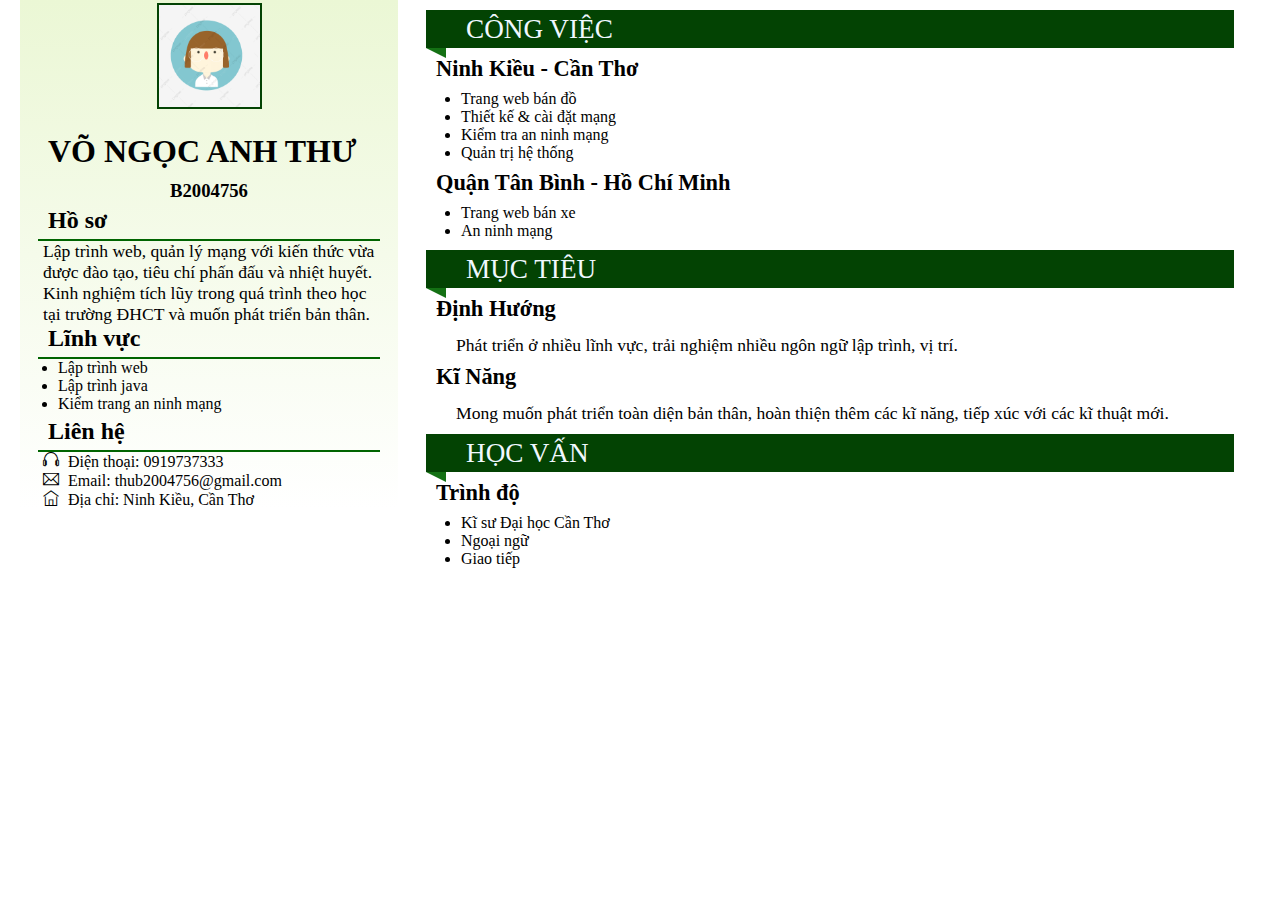
<file: CV_THU/index.html>
<!DOCTYPE html>
<html lang="en">

<head>
    <meta charset="UTF-8">
    <meta http-equiv="X-UA-Compatible" content="IE=edge">
    <meta name="viewport" content="width=device-width, initial-scale=1.0">
    <link rel="stylesheet" href="./font-icon/themify-icons-font/themify-icons/themify-icons.css">
    <link rel="stylesheet" href="style.css">
    <title>CV CUA THU</title>
</head>

<body>

    <header>

        <nav>

        </nav>

    </header>


    <body>

        <div class="overview">
            <!------------------Phan khung ben trai --------------- -->
            <div class="columns one-four">

                <div class="background">
                    <img src="/CV_THU/img/br.jpg" alt="" class="seo-phi">
                </div>


                <div class="content">

                    <div class="profil">
                        <h2 class="name">VÕ NGỌC ANH THƯ</h2>
                        <h3 class="intro">B2004756</h3>
                    </div>

                    <h2 class="one-item">Hồ sơ</h2>
                    <div class="about">
                        <p class="text">
                            Lập trình web, quản lý mạng với kiến thức vừa được đào tạo,
                            tiêu chí phấn đấu và nhiệt huyết.
                            Kinh nghiệm tích lũy trong quá trình theo học tại trường ĐHCT
                            và muốn phát triển bản thân.
                        </p>
                    </div>

                    <h2 class="one-item">Lĩnh vực</h2>
                    <!-- <div class="about"> -->
                    <p class="text">
                    <div class="list-can">
                        <ul class="list">
                            <li class="can">Lập trình web</li>
                            <li class="can">Lập trình java</li>
                            <li class="can">Kiểm trang an ninh mạng</li>
                        </ul>
                    </div>
                    </p>
                    <!-- </div> -->

                    <h2 class="one-item">Liên hệ</h2>
                    <!-- <div class="about"> -->
                    <p class="text">
                    <div class="list-can">
                        <ul class="list-cont">
                            <li class="cont">
                                <ti class="ti-headphone"></ti>
                                Điện thoại: 0919737333
                            </li>
                            <li class="cont">
                                <ti class="ti-email"></ti>
                                Email: thub2004756@gmail.com
                            </li>
                            <li class="cont">
                                <ti class="ti-home"></ti>
                                Địa chỉ: Ninh Kiều, Cần Thơ
                            </li>
                        </ul>
                    </div>
                    </p>
                    <!-- </div> -->
                </div>
            </div>


            <!-- ------------------Phan khung ben phai------------ -->
            <div class="columns third-four">


                <div class="profess">

                    <div class="ticker">
                        <h1 class="title">CÔNG VIỆC </h1>
                        <div class="stick"></div>
                    </div>
                    <h2 class="add">Ninh Kiều - Cần Thơ</h2>

                    <ul class="list-product">
                        <li class="item-product">Trang web bán đồ</li>
                        <li class="item-product">Thiết kế & cài đặt mạng</li>
                        <li class="item-product">Kiểm tra an ninh mạng</li>
                        <li class="item-product">Quản trị hệ thống</li>
                    </ul>

                    <h2 class="add">Quận Tân Bình - Hồ Chí Minh</h2>

                    <ul class="list-product">
                        <li class="item-product">Trang web bán xe</li>
                        <li class="item-product">An ninh mạng</li>
                    </ul>


                    <div class="ticker">
                        <h1 class="title">MỤC TIÊU </h1>
                        <div class="stick"></div>
                    </div>

                    <h2 class="add">Định Hướng</h2>

                    <p class="text-intro">
                        Phát triển ở nhiều lĩnh vực, trải nghiệm nhiều ngôn ngữ lập trình, vị trí.
                    </p>

                    <h2 class="add">Kĩ Năng</h2>

                    <p class="text-intro">
                        Mong muốn phát triển toàn diện bản thân, hoàn thiện thêm các kĩ năng,
                        tiếp xúc với các kĩ thuật mới.
                    </p>

                    <div class="ticker">
                        <h1 class="title">HỌC VẤN</h1>
                        <div class="stick"></div>
                    </div>

                    <h2 class="add">Trình độ</h2>

                    <ul class="list-product">
                        <li class="item-product">Kĩ sư Đại học Cần Thơ</li>
                        <li class="item-product">Ngoại ngữ</li>
                        <li class="item-product">Giao tiếp</li>
                    </ul>
                </div>
            </div>
        </div>
        </div>
    </body>
</body>

</html>
</file>
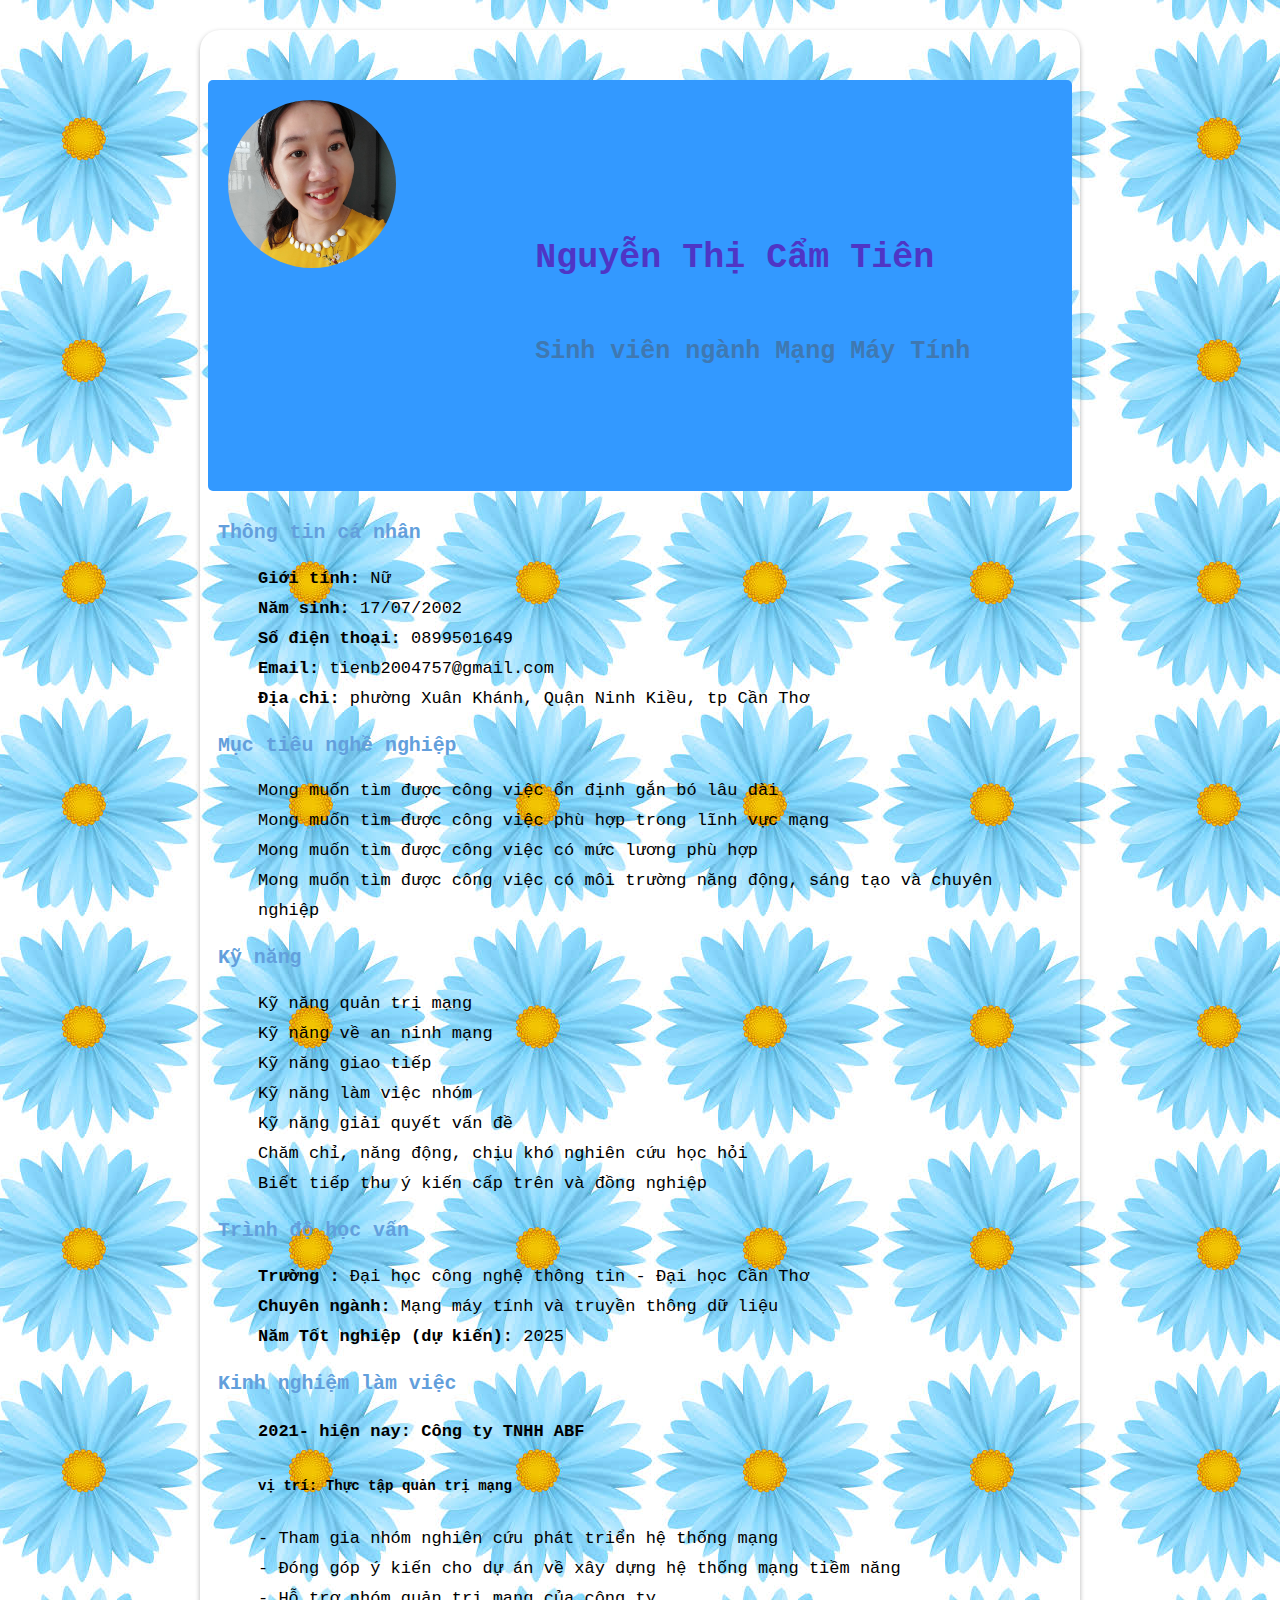
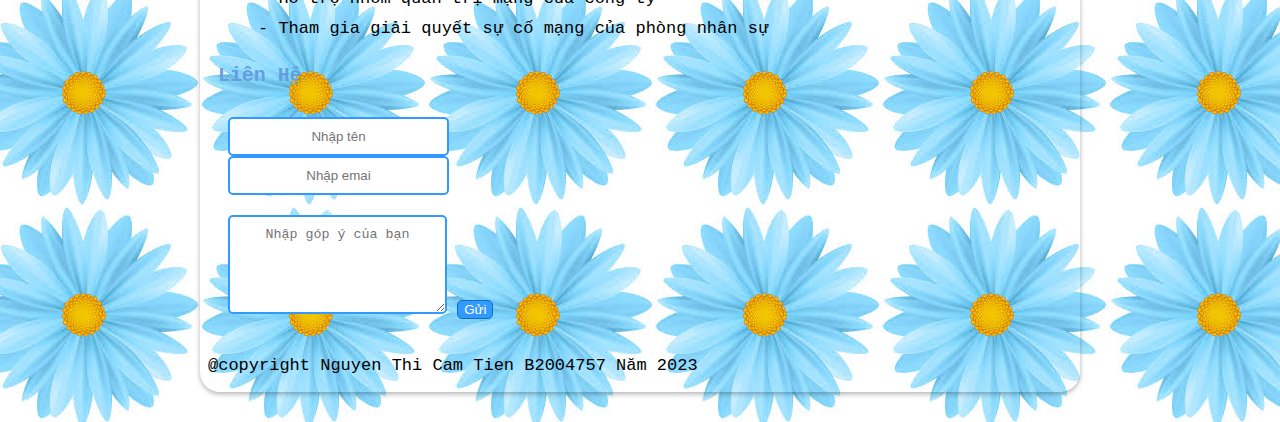
<file: CV_TIEN/index.html>
<!DOCTYPE html>
<html lang="en">

<head>
    <meta charset="UTF-8">
    <meta http-equiv="X-UA-Compatible" content="IE=edge">
    <meta name="viewport" content="width=device-width, initial-scale=1.0">
    <link href="https://cdn.jsdelivr.net/npm/bootstrap@5.0.2/dist/css/bootstrap.min.css" rel="stylesheet"
        integrity="sha384-EVSTQN3/azprG1Anm3QDgpJLIm9Nao0Yz1ztcQTwFspd3yD65VohhpuuCOmLASjC" crossorigin="anonymous">
    <script src="https://cdn.jsdelivr.net/npm/bootstrap@5.0.2/dist/js/bootstrap.bundle.min.js"
        integrity="sha384-MrcW6ZMFYlzcLA8Nl+NtUVF0sA7MsXsP1UyJoMp4YLEuNSfAP+JcXn/tWtIaxVXM"
        crossorigin="anonymous"></script>
    <link rel="stylesheet" href="./main.css">
    <title>CV_NTCT</title>
</head>

<body>
    <div class="container header">
        <div class="head">
            <div class="img_cv">
                <img class="img" src="./img/tien.jpg" alt="Hinh dai dien">
            </div>
            <div class="name_cv">
                <h5 class="infor_name">Nguyễn Thị Cẩm Tiên</h5>
                <p class="infor_major">Sinh viên ngành Mạng Máy Tính</p>
            </div>
        </div>
    </div>
   

    <main>
        <div class="container infor">
            <div class="row">
                <div class="col">
                    <section class="contact">
                        <h3>Thông tin cá nhân</h3>
                        <ul class="list">
                            <li><b>Giới tính:</b> Nữ</li>
                            <li><b>Năm sinh:</b> 17/07/2002</li> <b></b>
                            <li><b>Số điện thoại:</b> 0899501649</li>
                            <li><b>Email:</b> tienb2004757@gmail.com</li>
                            <li><b>Địa chỉ:</b> phường Xuân Khánh, Quận Ninh Kiều, tp Cần Thơ</li>
                        </ul>
                    </section>
                    <section class="goal">
                        <h3>Mục tiêu nghề nghiệp</h3>
                        <ul class="list">
                            <li>Mong muốn tìm được công việc ổn định gắn bó lâu dài</li>
                            <li>Mong muốn tìm được công việc phù hợp trong lĩnh vực mạng </li>
                            <li>Mong muốn tìm được công việc có mức lương phù hợp </li>
                            <li>Mong muốn tìm được công việc có môi trường năng động, sáng tạo và chuyên nghiệp</li>
                        </ul>
                    </section>
                    <section class="skill">
                        <h3>Kỹ năng</h3>
                        <ul class="list">
                            <li>Kỹ năng quản trị mạng</li>
                            <li>Kỹ năng về an ninh mạng</li>
                            <li>Kỹ năng giao tiếp</li>
                            <li>Kỹ năng làm việc nhóm</li>
                            <li>Kỹ năng giải quyết vấn đề</li>
                            <li>Chăm chỉ, năng động, chịu khó nghiên cứu học hỏi</li>
                            <li>Biết tiếp thu ý kiến cấp trên và đồng nghiệp</li>
                        </ul>
                    </section>
                </div>
                <div class="col level">
                    <h3>Trình độ học vấn</h3>
                    <section class="study">
                        <ul class="list">
                            <li><b>Trường :</b> Đại học công nghệ thông tin - Đại học Cần Thơ</li>
                            <li><b>Chuyên ngành:</b> Mạng máy tính và truyền thông dữ liệu</li>
                            <li><b>Năm Tốt nghiệp (dự kiến):</b> 2025</li>
                        </ul>
                    </section>

                    <section class="contri">
                        <h3>Kinh nghiệm làm việc</h3>
                        <ul class="list">
                            <h4>2021- hiện nay: Công ty TNHH ABF </h4>
                            <h5>vị trí: Thực tập quản trị mạng</h5>
                            <li>- Tham gia nhóm nghiên cứu phát triển hệ thống mạng</li>
                            <li>- Đóng góp ý kiến cho dự án về xây dựng hệ thống mạng tiềm năng</li>
                            <li>- Hỗ trợ nhóm quản trị mạng của công ty</li>
                            <li>- Tham gia giải quyết sự cố mạng của phòng nhân sự</li>
                        </ul>
                    </section>
                    <section class="form">
                        <h3>Liên Hệ</h3>
                        <form action="">
                            <div class="row">
                                <div class="col">
                                    <input type="text" placeholder="Nhập tên">
                                </div>
                                <div class="col">
                                    <input type="mail" placeholder="Nhập emai">
                                </div>
                            </div>
                            <div class="row opinion">
                                <textarea name="op" id="" cols="20" rows="5"
                                    placeholder="Nhập góp ý của bạn"></textarea>
                                <button class="btn">Gửi</button>
                            </div>
                        </form>
                    </section>
                </div>
            </div>

    </main>
    <footer>
        <p>@copyright Nguyen Thi Cam Tien B2004757 Năm 2023</p>
    </footer>

</body>

</html>
</file>
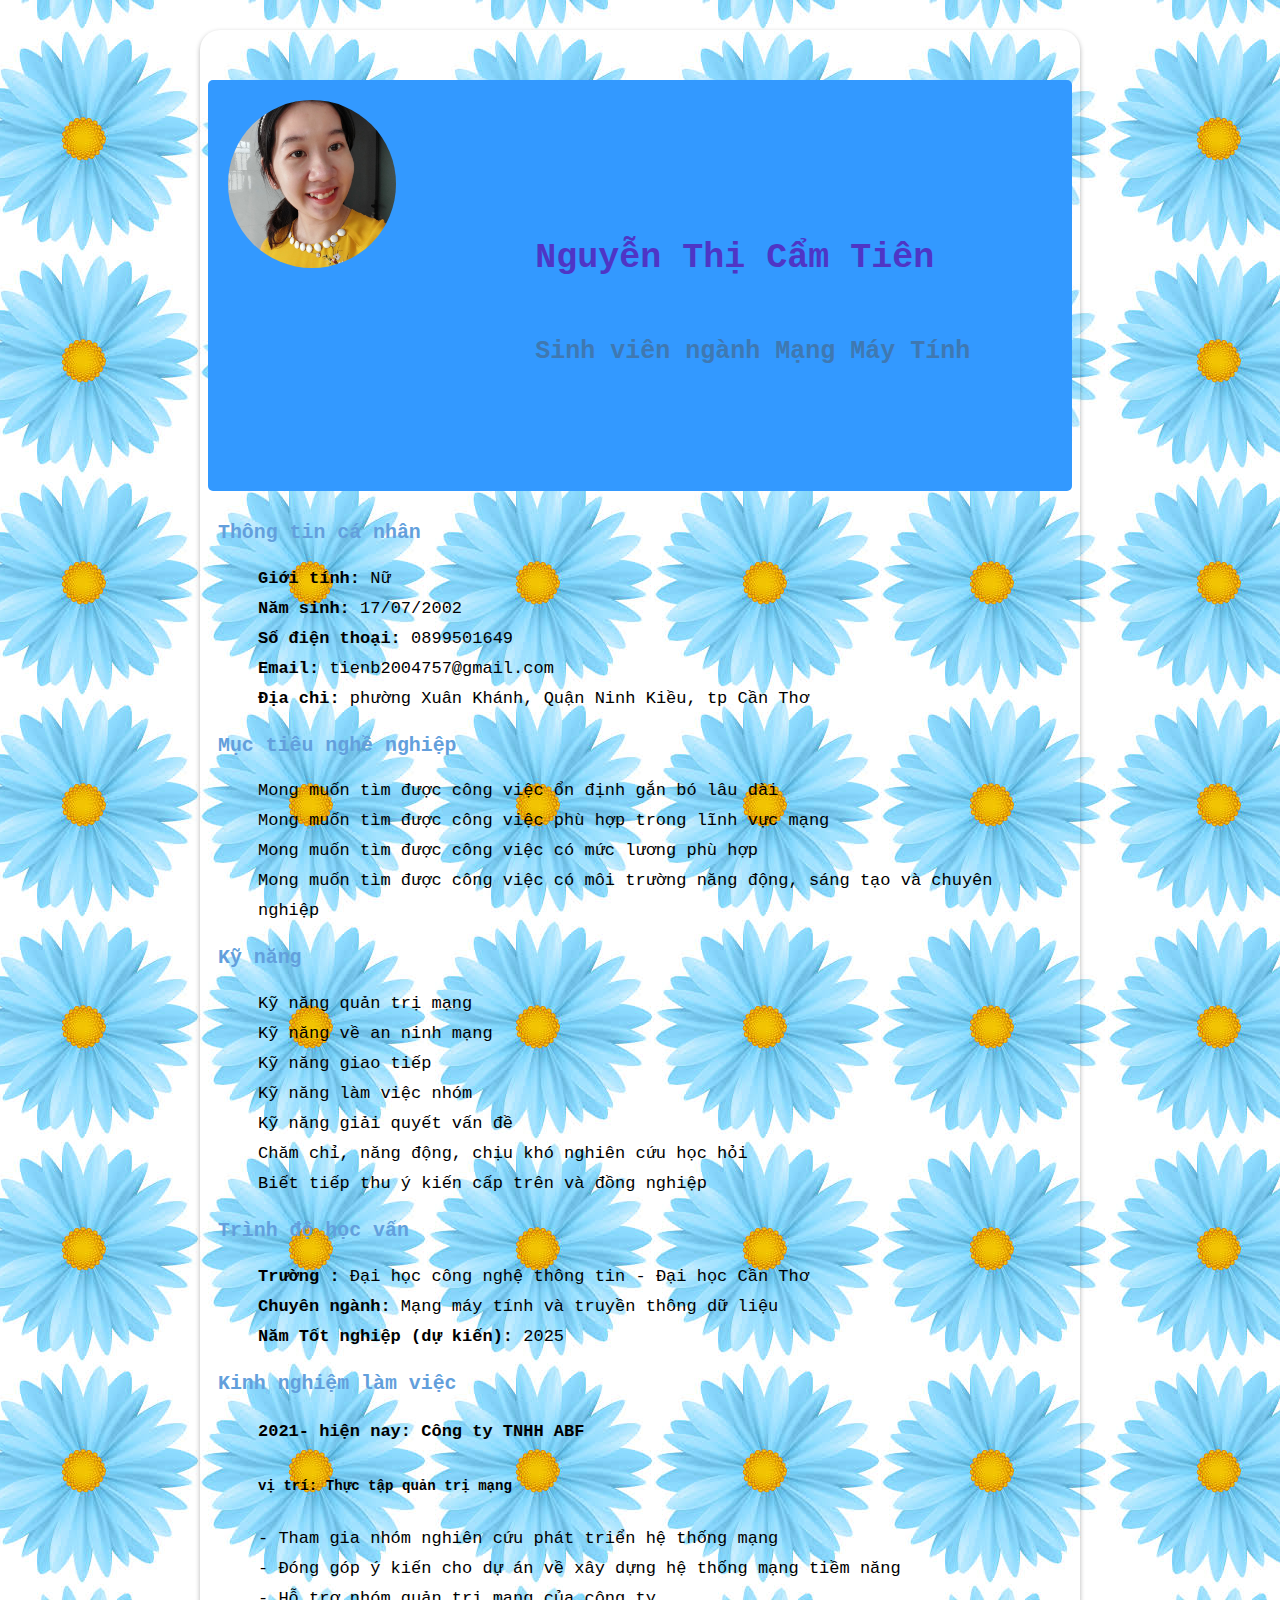
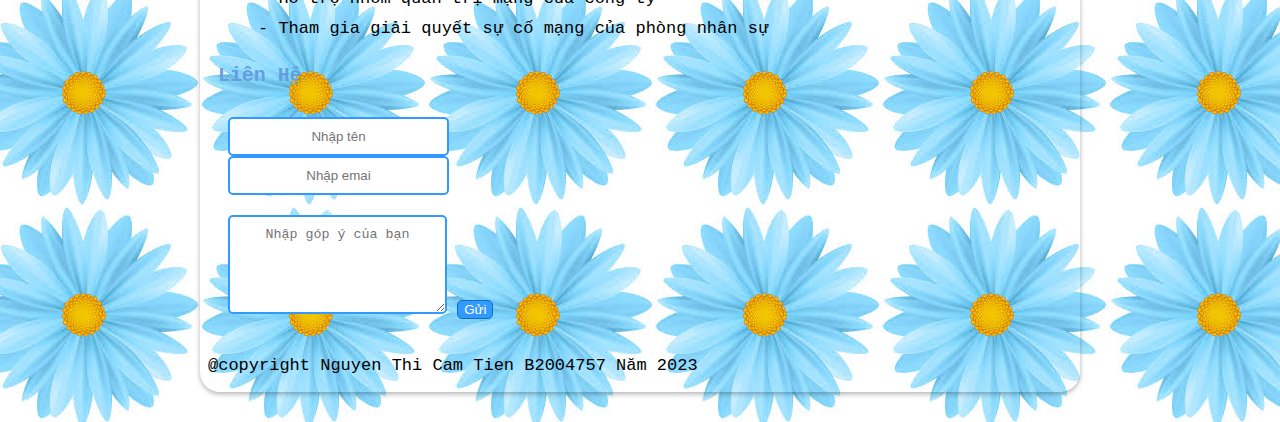
<file: cv/CV_TIEN/index.html>
<!DOCTYPE html>
<html lang="en">

<head>
    <meta charset="UTF-8">
    <meta http-equiv="X-UA-Compatible" content="IE=edge">
    <meta name="viewport" content="width=device-width, initial-scale=1.0">
    <link href="https://cdn.jsdelivr.net/npm/bootstrap@5.0.2/dist/css/bootstrap.min.css" rel="stylesheet"
        integrity="sha384-EVSTQN3/azprG1Anm3QDgpJLIm9Nao0Yz1ztcQTwFspd3yD65VohhpuuCOmLASjC" crossorigin="anonymous">
    <script src="https://cdn.jsdelivr.net/npm/bootstrap@5.0.2/dist/js/bootstrap.bundle.min.js"
        integrity="sha384-MrcW6ZMFYlzcLA8Nl+NtUVF0sA7MsXsP1UyJoMp4YLEuNSfAP+JcXn/tWtIaxVXM"
        crossorigin="anonymous"></script>
    <link rel="stylesheet" href="./main.css">
    <title>CV_NTCT</title>
</head>

<body>
    <div class="container header">
        <div class="head">
            <div class="img_cv">
                <img class="img" src="/img/tien.jpg" alt="Hinh dai dien">
            </div>
            <div class="name_cv">
                <h5 class="infor_name">Nguyễn Thị Cẩm Tiên</h5>
                <p class="infor_major">Sinh viên ngành Mạng Máy Tính</p>
            </div>
        </div>
    </div>
   

    <main>
        <div class="container infor">
            <div class="row">
                <div class="col">
                    <section class="contact">
                        <h3>Thông tin cá nhân</h3>
                        <ul class="list">
                            <li><b>Giới tính:</b> Nữ</li>
                            <li><b>Năm sinh:</b> 17/07/2002</li> <b></b>
                            <li><b>Số điện thoại:</b> 0899501649</li>
                            <li><b>Email:</b> tienb2004757@gmail.com</li>
                            <li><b>Địa chỉ:</b> phường Xuân Khánh, Quận Ninh Kiều, tp Cần Thơ</li>
                        </ul>
                    </section>
                    <section class="goal">
                        <h3>Mục tiêu nghề nghiệp</h3>
                        <ul class="list">
                            <li>Mong muốn tìm được công việc ổn định gắn bó lâu dài</li>
                            <li>Mong muốn tìm được công việc phù hợp trong lĩnh vực mạng </li>
                            <li>Mong muốn tìm được công việc có mức lương phù hợp </li>
                            <li>Mong muốn tìm được công việc có môi trường năng động, sáng tạo và chuyên nghiệp</li>
                        </ul>
                    </section>
                    <section class="skill">
                        <h3>Kỹ năng</h3>
                        <ul class="list">
                            <li>Kỹ năng quản trị mạng</li>
                            <li>Kỹ năng về an ninh mạng</li>
                            <li>Kỹ năng giao tiếp</li>
                            <li>Kỹ năng làm việc nhóm</li>
                            <li>Kỹ năng giải quyết vấn đề</li>
                            <li>Chăm chỉ, năng động, chịu khó nghiên cứu học hỏi</li>
                            <li>Biết tiếp thu ý kiến cấp trên và đồng nghiệp</li>
                        </ul>
                    </section>
                </div>
                <div class="col level">
                    <h3>Trình độ học vấn</h3>
                    <section class="study">
                        <ul class="list">
                            <li><b>Trường :</b> Đại học công nghệ thông tin - Đại học Cần Thơ</li>
                            <li><b>Chuyên ngành:</b> Mạng máy tính và truyền thông dữ liệu</li>
                            <li><b>Năm Tốt nghiệp (dự kiến):</b> 2025</li>
                        </ul>
                    </section>

                    <section class="contri">
                        <h3>Kinh nghiệm làm việc</h3>
                        <ul class="list">
                            <h4>2021- hiện nay: Công ty TNHH ABF </h4>
                            <h5>vị trí: Thực tập quản trị mạng</h5>
                            <li>- Tham gia nhóm nghiên cứu phát triển hệ thống mạng</li>
                            <li>- Đóng góp ý kiến cho dự án về xây dựng hệ thống mạng tiềm năng</li>
                            <li>- Hỗ trợ nhóm quản trị mạng của công ty</li>
                            <li>- Tham gia giải quyết sự cố mạng của phòng nhân sự</li>
                        </ul>
                    </section>
                    <section class="form">
                        <h3>Liên Hệ</h3>
                        <form action="">
                            <div class="row">
                                <div class="col">
                                    <input type="text" placeholder="Nhập tên">
                                </div>
                                <div class="col">
                                    <input type="mail" placeholder="Nhập emai">
                                </div>
                            </div>
                            <div class="row opinion">
                                <textarea name="op" id="" cols="20" rows="5"
                                    placeholder="Nhập góp ý của bạn"></textarea>
                                <button class="btn">Gửi</button>
                            </div>
                        </form>
                    </section>
                </div>
            </div>

    </main>
    <footer>
        <p>@copyright Nguyen Thi Cam Tien B2004757 Năm 2023</p>
    </footer>

</body>

</html>
</file>
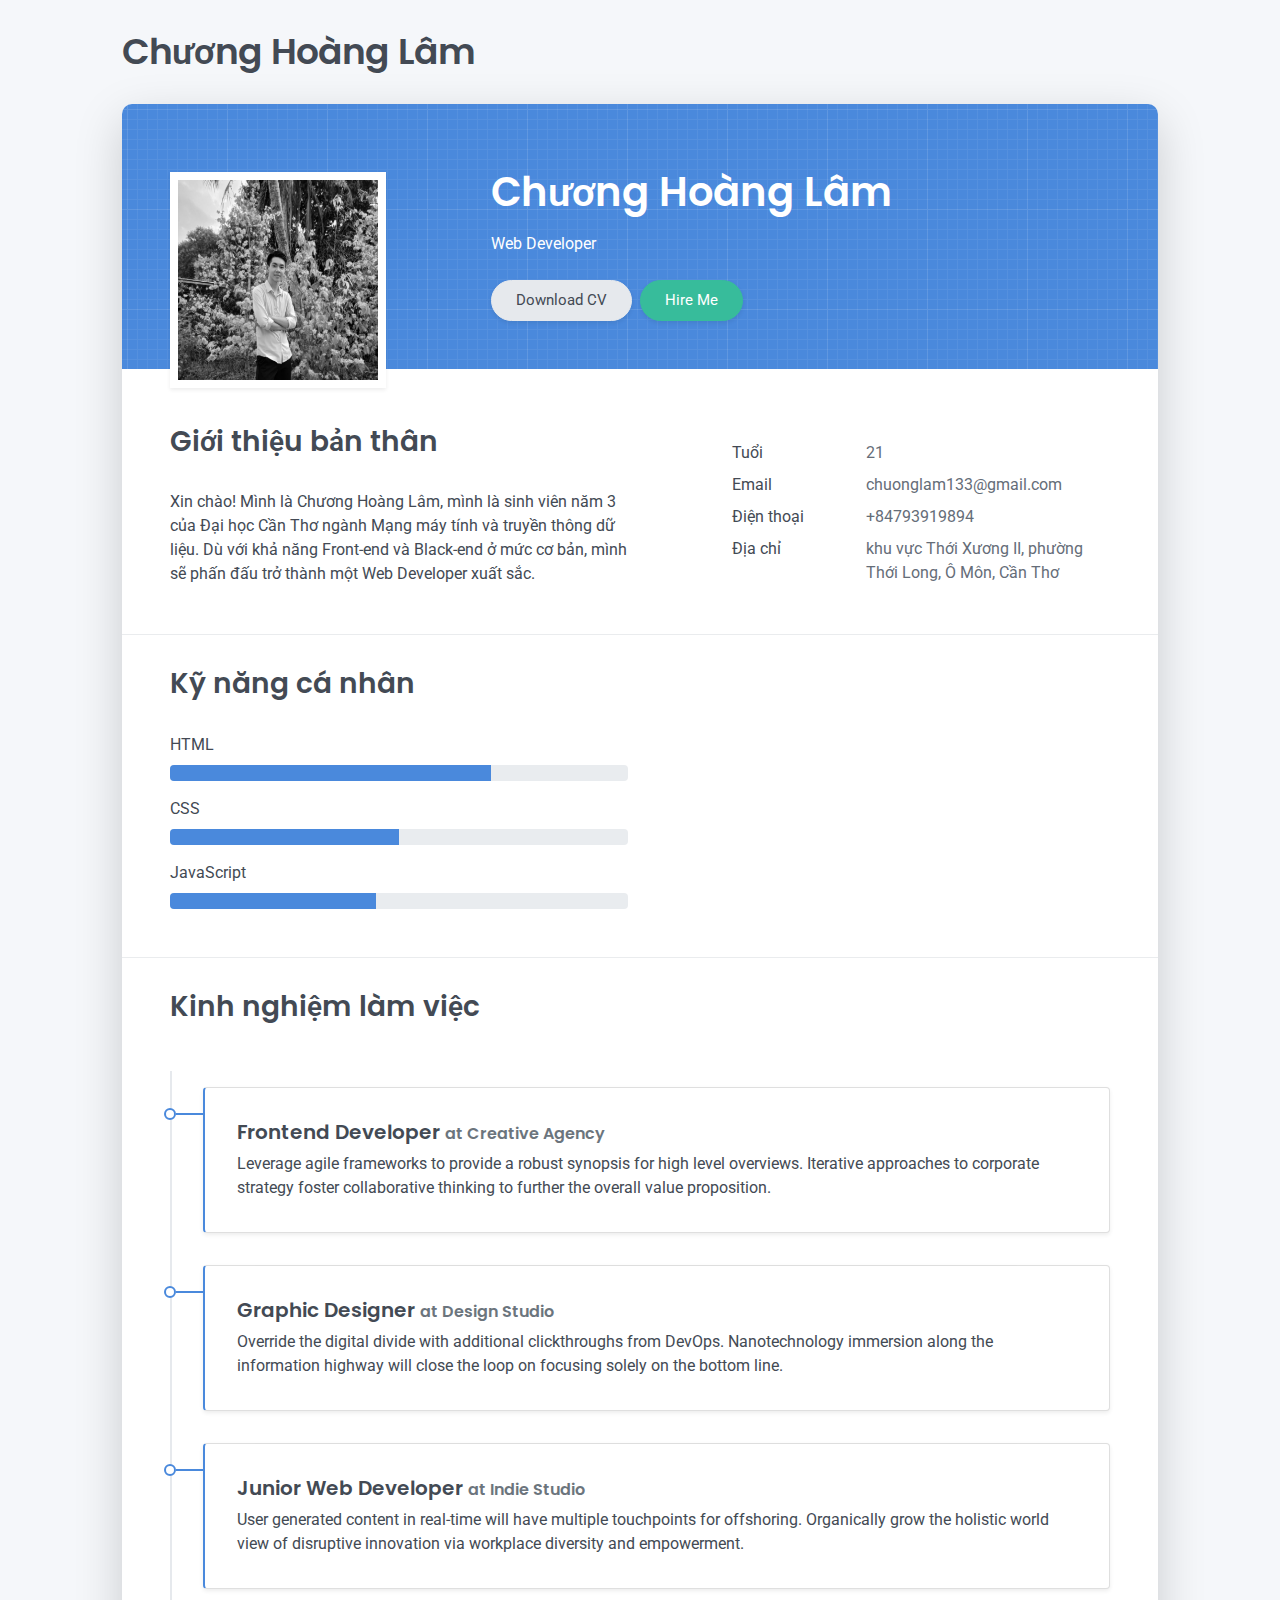
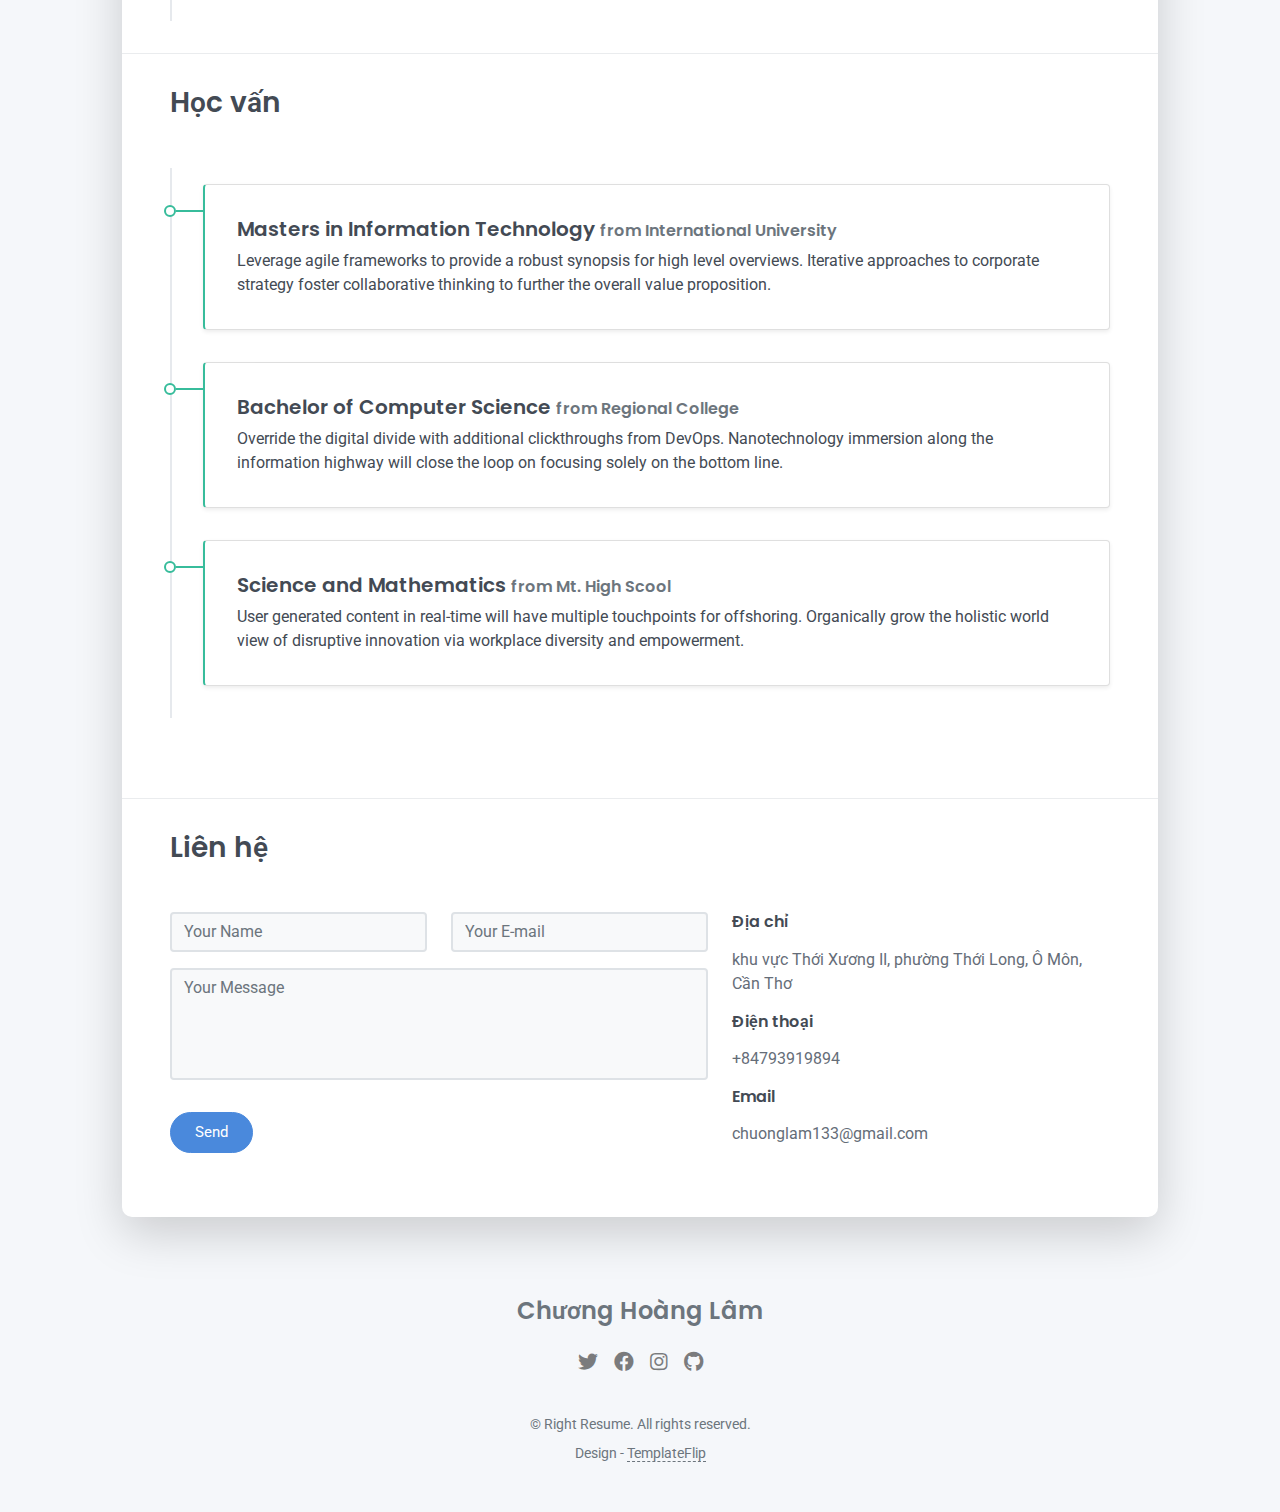
<file: CV_LAM/right-resume_free_1-2-0/index.html>
<!DOCTYPE html>
<html lang="en-US">
  <head>
    <meta charset="UTF-8">
    <meta http-equiv="X-UA-Compatible" content="IE=edge">
    <meta name="viewport" content="width=device-width, initial-scale=1">
    <title>Right Resume</title>
    <link rel="stylesheet" href="https://fonts.googleapis.com/css2?family=Poppins:wght@600&amp;family=Roboto:wght@300;400;500;700&amp;display=swap" media="print" onload="this.media='all'"/>
    <link href="css/font-awesome/css/all.min.css" rel="stylesheet">
    <link href="css/bootstrap.min.css" rel="stylesheet">
    <link href="css/main.css" rel="stylesheet">

  </head>
  <body id="top">
    <header class="d-print-none">
      <div class="container text-center text-lg-left">
        <div class="py-3 clearfix">
          <h1 class="site-title mb-0">Chương Hoàng Lâm </h1>
        </div>
      </div>
    </header>
    <div class="page-content">
      <div class="container">
<div class="cover shadow-lg bg-white">
  <div class="cover-bg p-3 p-lg-4 text-white">
    <div class="row">
      <div class="col-lg-4 col-md-5">
        <div class="avatar hover-effect bg-white shadow-sm p-1"><img src="images/avatar.jpg" width="200" height="200"/></div>
      </div>
      <div class="col-lg-8 col-md-7 text-center text-md-start">
        <h2 class="h1 mt-2"  >Chương Hoàng Lâm </h2>
        <p  >Web Developer</p>
        <div class="d-print-none"  ><a class="btn btn-light text-dark shadow-sm mt-1 me-1" href="right-resume.pdf" target="_blank">Download CV</a><a class="btn btn-success shadow-sm mt-1" href="#contact">Hire Me</a></div>
      </div>
    </div>
  </div>
  <div class="about-section pt-4 px-3 px-lg-4 mt-1">
    <div class="row">
      <div class="col-md-6">
        <h2 class="h3 mb-3">Giới thiệu bản thân</h2>
        <p>Xin chào! Mình là Chương Hoàng Lâm, mình là sinh viên năm 3 của Đại học Cần Thơ ngành Mạng máy tính và truyền thông dữ liệu. Dù với khả năng Front-end và Black-end ở mức cơ bản, mình sẽ phấn đấu trở thành một Web Developer xuất sắc. </p>
      </div>
      <div class="col-md-5 offset-md-1">
        <div class="row mt-2">
          <div class="col-sm-4">
            <div class="pb-1">Tuổi</div>
          </div>
          <div class="col-sm-8">
            <div class="pb-1 text-secondary">21</div>
          </div>
          <div class="col-sm-4">
            <div class="pb-1">Email</div>
          </div>
          <div class="col-sm-8">
            <div class="pb-1 text-secondary">chuonglam133@gmail.com</div>
          </div>
          <div class="col-sm-4">
            <div class="pb-1">Điện thoại</div>
          </div>
          <div class="col-sm-8">
            <div class="pb-1 text-secondary">+84793919894</div>
          </div>
          <div class="col-sm-4">
            <div class="pb-1">Địa chỉ</div>
          </div>
          <div class="col-sm-8">
            <div class="pb-1 text-secondary">khu vực Thới Xương II, phường Thới Long, Ô Môn, Cần Thơ</div>
          </div>
        </div>
      </div>
    </div>
  </div>
  <hr class="d-print-none"/>
  <div class="skills-section px-3 px-lg-4">
    <h2 class="h3 mb-3">Kỹ năng cá nhân</h2>
    <div class="row">
      <div class="col-md-6">
        <div class="mb-2"><span>HTML</span>
          <div class="progress my-1">
            <div class="progress-bar bg-primary"  style="width: 70%" aria-valuenow="90" aria-valuemin="0" aria-valuemax="100"></div>
          </div>
        </div>
        <div class="mb-2"><span>CSS</span>
          <div class="progress my-1">
            <div class="progress-bar bg-primary"  style="width: 50%" aria-valuenow="85" aria-valuemin="0" aria-valuemax="100"></div>
          </div>
        </div>
        <div class="mb-2"><span>JavaScript</span>
          <div class="progress my-1">
            <div class="progress-bar bg-primary"  style="width: 45%" aria-valuenow="75" aria-valuemin="0" aria-valuemax="100"></div>
          </div>
        </div>
      </div>
    </div>
  </div>
  <hr class="d-print-none"/>
  <div class="work-experience-section px-3 px-lg-4">
    <h2 class="h3 mb-4">Kinh nghiệm làm việc</h2>
    <div class="timeline">
      <div class="timeline-card timeline-card-primary card shadow-sm">
        <div class="card-body">
          <div class="h5 mb-1">Frontend Developer <span class="text-muted h6">at Creative Agency</span></div>
          <div>Leverage agile frameworks to provide a robust synopsis for high level overviews. Iterative approaches to corporate strategy foster collaborative thinking to further the overall value proposition.</div>
        </div>
      </div>
      <div class="timeline-card timeline-card-primary card shadow-sm">
        <div class="card-body">
          <div class="h5 mb-1">Graphic Designer <span class="text-muted h6">at Design Studio</span></div>
          <div>Override the digital divide with additional clickthroughs from DevOps. Nanotechnology immersion along the information highway will close the loop on focusing solely on the bottom line.</div>
        </div>
      </div>
      <div class="timeline-card timeline-card-primary card shadow-sm">
        <div class="card-body">
          <div class="h5 mb-1">Junior Web Developer <span class="text-muted h6">at Indie Studio</span></div>
          <div>User generated content in real-time will have multiple touchpoints for offshoring. Organically grow the holistic world view of disruptive innovation via workplace diversity and empowerment.</div>
        </div>
      </div>
    </div>
  </div>
  <hr class="d-print-none"/>
  <div class="page-break"></div>
  <div class="education-section px-3 px-lg-4 pb-4">
    <h2 class="h3 mb-4">Học vấn</h2>
    <div class="timeline">
      <div class="timeline-card timeline-card-success card shadow-sm">
        <div class="card-body">
          <div class="h5 mb-1">Masters in Information Technology <span class="text-muted h6">from International University</span></div>
          
          <div>Leverage agile frameworks to provide a robust synopsis for high level overviews. Iterative approaches to corporate strategy foster collaborative thinking to further the overall value proposition.</div>
        </div>
      </div>
      <div class="timeline-card timeline-card-success card shadow-sm">
        <div class="card-body">
          <div class="h5 mb-1">Bachelor of Computer Science <span class="text-muted h6">from Regional College</span></div>
          
          <div>Override the digital divide with additional clickthroughs from DevOps. Nanotechnology immersion along the information highway will close the loop on focusing solely on the bottom line.</div>
        </div>
      </div>
      <div class="timeline-card timeline-card-success card shadow-sm">
        <div class="card-body">
          <div class="h5 mb-1">Science and Mathematics <span class="text-muted h6">from Mt. High Scool</span></div>
          
          <div>User generated content in real-time will have multiple touchpoints for offshoring. Organically grow the holistic world view of disruptive innovation via workplace diversity and empowerment.</div>
        </div>
      </div>
    </div>
  </div>
  <hr class="d-print-none"/>
  <div class="contant-section px-3 px-lg-4 pb-4" id="contact">
    <h2 class="h3 text mb-3">Liên hệ</h2>
    <div class="row">
      <div class="col-md-7 d-print-none">
        <div class="my-2">
  <form action="https://formspree.io/your@email.com" method="POST">
   <div class="row">
    <div class="col-6">
      <input class="form-control" type="text" id="name" name="name" placeholder="Your Name" required>
    </div>
    <div class="col-6">
      <input class="form-control" type="email" id="email" name="_replyto" placeholder="Your E-mail" required>
    </div>
   </div>
   <div class="form-group my-2">
    <textarea class="form-control" style="resize: none;" id="message" name="message" rows="4"  placeholder="Your Message" required></textarea>
   </div>
   <button class="btn btn-primary mt-2" type="submit">Send</button>
 </form>
        </div>
      </div>
      <div class="col">
        <div class="mt-2">
          <h3 class="h6">Địa chỉ</h3>
          <div class="pb-2 text-secondary">khu vực Thới Xương II, phường Thới Long, Ô Môn, Cần Thơ</div>
          <h3 class="h6">Điện thoại</h3>
          <div class="pb-2 text-secondary">+84793919894</div>
          <h3 class="h6">Email</h3>
          <div class="pb-2 text-secondary">chuonglam133@gmail.com</div>
        </div>
      </div>
      <div class="col d-none d-print-block">
        <div class="mt-2">
          <div>
            <div class="mb-2">
              <div class="text-dark"><i class="fab fa-twitter mr-1"></i><span>https://twitter.com/templateflip</span>
              </div>
            </div>
            <div class="mb-2">
              <div class="text-dark"><i class="fab fa-facebook mr-1"></i><span>https://www.facebook.com/templateflip</span>
              </div>
            </div>
            <div class="mb-2">
              <div class="text-dark"><i class="fab fa-instagram mr-1"></i><span>https://www.instagram.com/templateflip</span>
              </div>
            </div>
            <div class="mb-2">
              <div class="text-dark"><i class="fab fa-github mr-1"></i><span>https://github.com/templateflip</span>
              </div>
            </div>
          </div>
        </div>
      </div>
    </div>
   </div>
   </div></div>
    </div>
    <footer class="pt-4 pb-4 text-muted text-center d-print-none">
      <div class="container">
        <div class="my-3">
          <div class="h4">Chương Hoàng Lâm </div>
          <div class="footer-nav">
            <nav role="navigation">
              <ul class="nav justify-content-center">
                <li class="nav-item"><a class="nav-link" href="https://twitter.com/templateflip" title="Twitter"><i class="fab fa-twitter"></i><span class="menu-title sr-only">Twitter</span></a>
                </li>
                <li class="nav-item"><a class="nav-link" href="https://www.facebook.com/templateflip" title="Facebook"><i class="fab fa-facebook"></i><span class="menu-title sr-only">Facebook</span></a>
                </li>
                <li class="nav-item"><a class="nav-link" href="https://www.instagram.com/templateflip" title="Instagram"><i class="fab fa-instagram"></i><span class="menu-title sr-only">Instagram</span></a>
                </li>
                <li class="nav-item"><a class="nav-link" href="https://github.com/templateflip" title="Github"><i class="fab fa-github"></i><span class="menu-title sr-only">Github</span></a>
                </li>
              </ul>
            </nav>
          </div>
        </div>
        <div class="text-small">
          <div class="mb-1">&copy; Right Resume. All rights reserved.</div>
          <div>Design - <a href="https://templateflip.com/" target="_blank">TemplateFlip</a></div>
        </div>
      </div>
    </footer>
    <script src="scripts/bootstrap.bundle.min.js"></script>
    <script src="scripts/aos.js"></script>
    <script src="scripts/main.js"></script>
  </body>
</html>
</file>
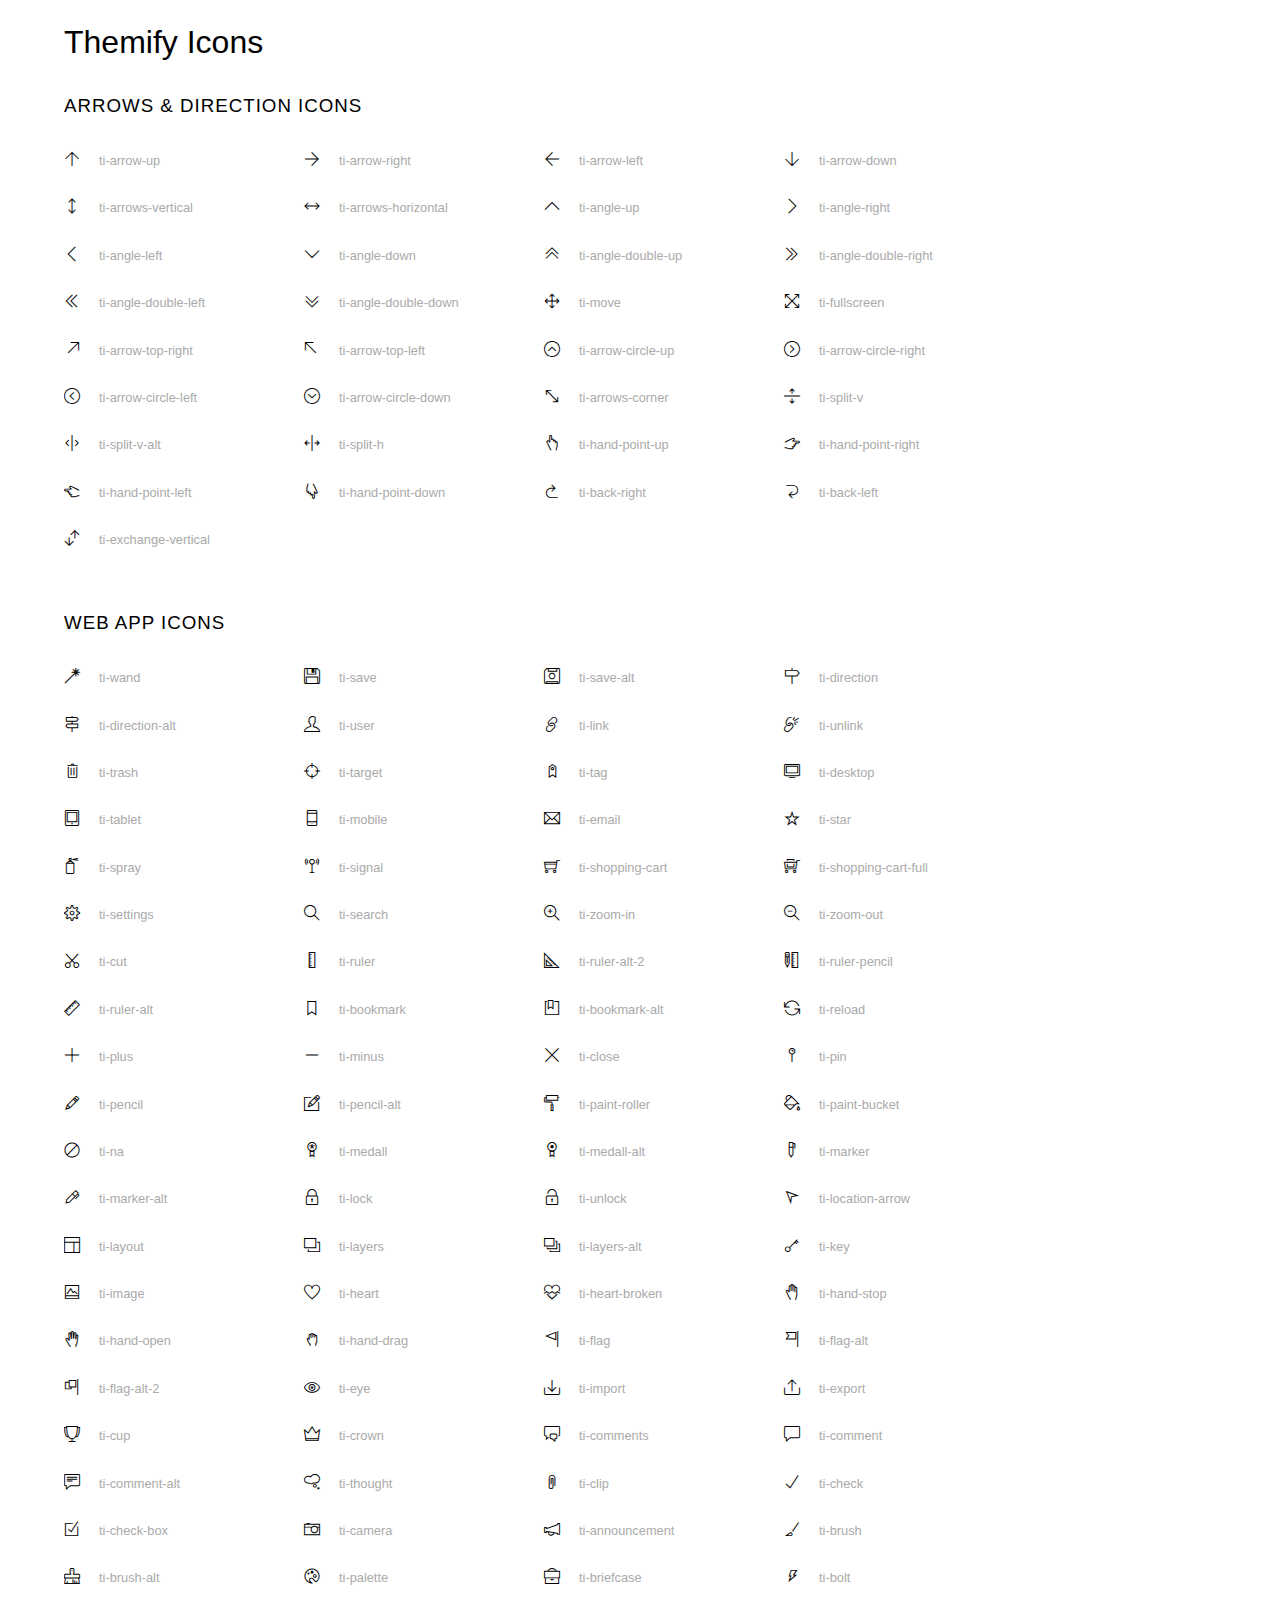
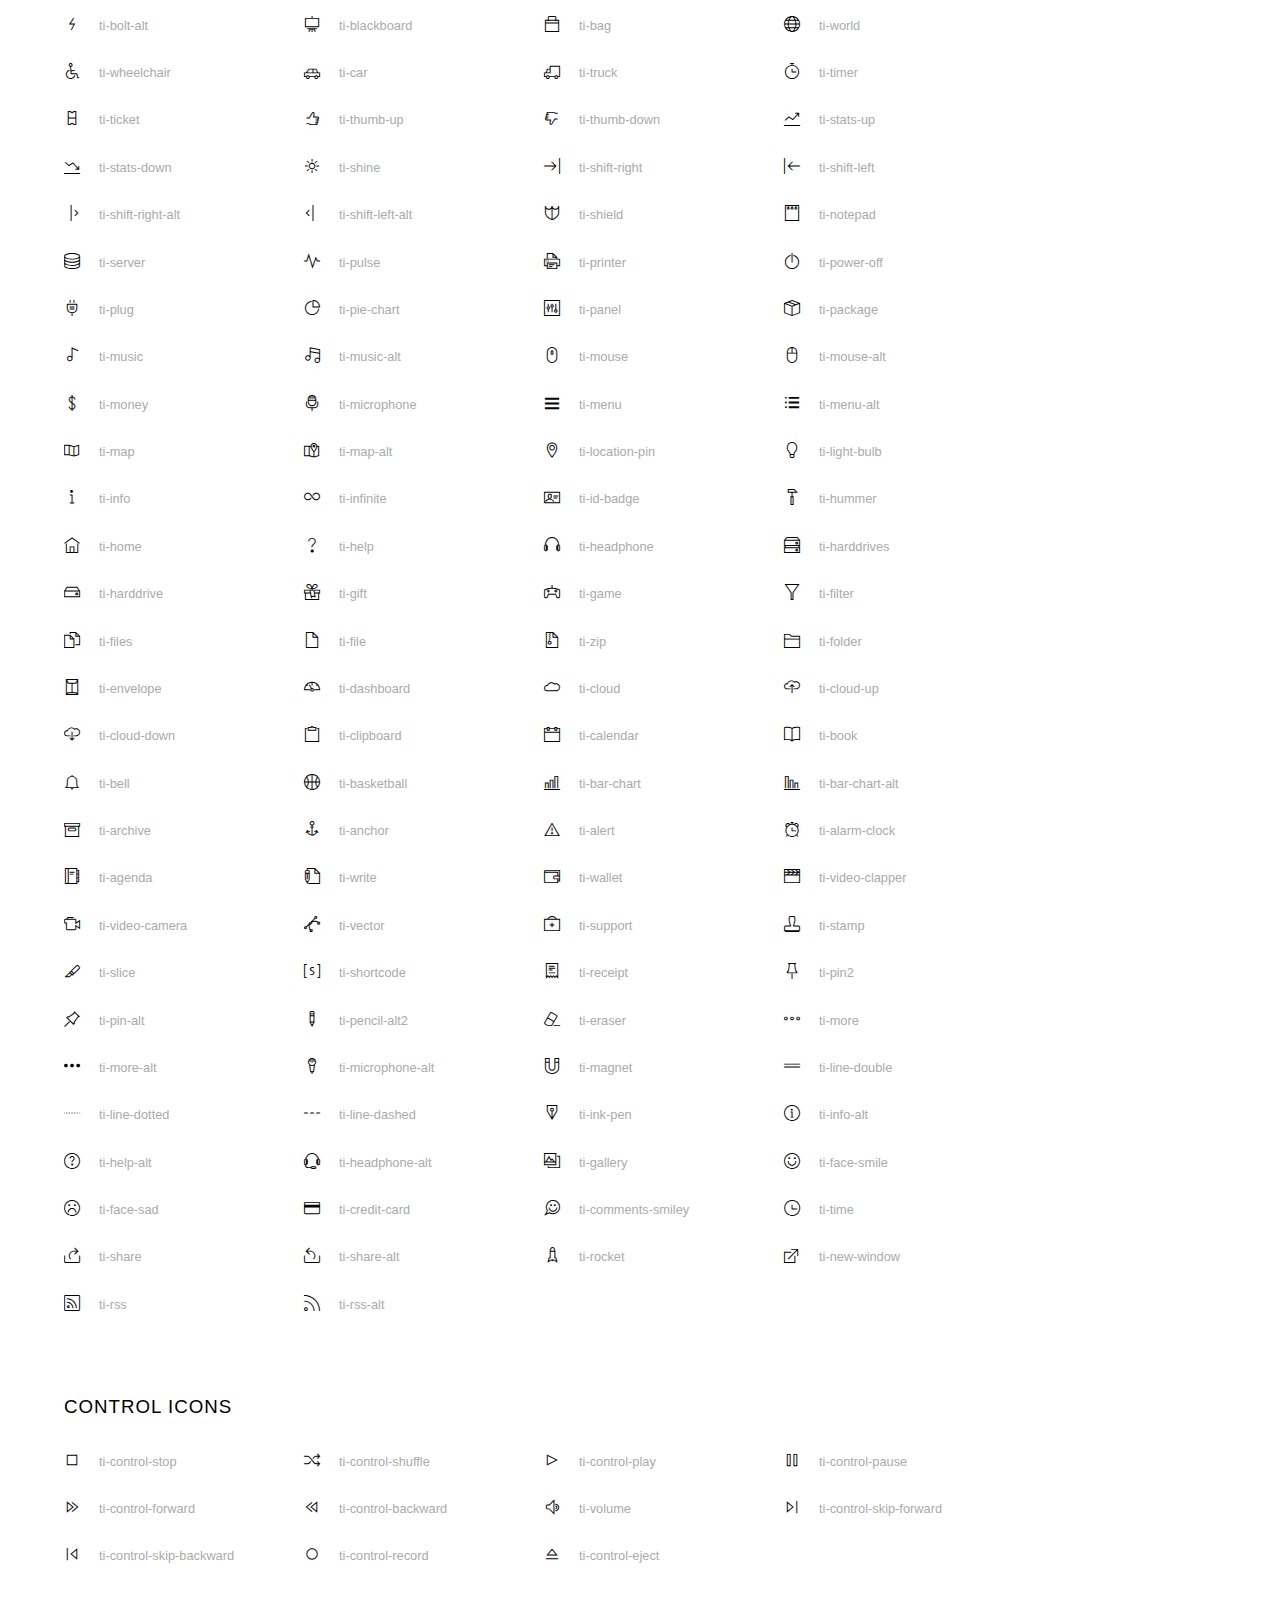
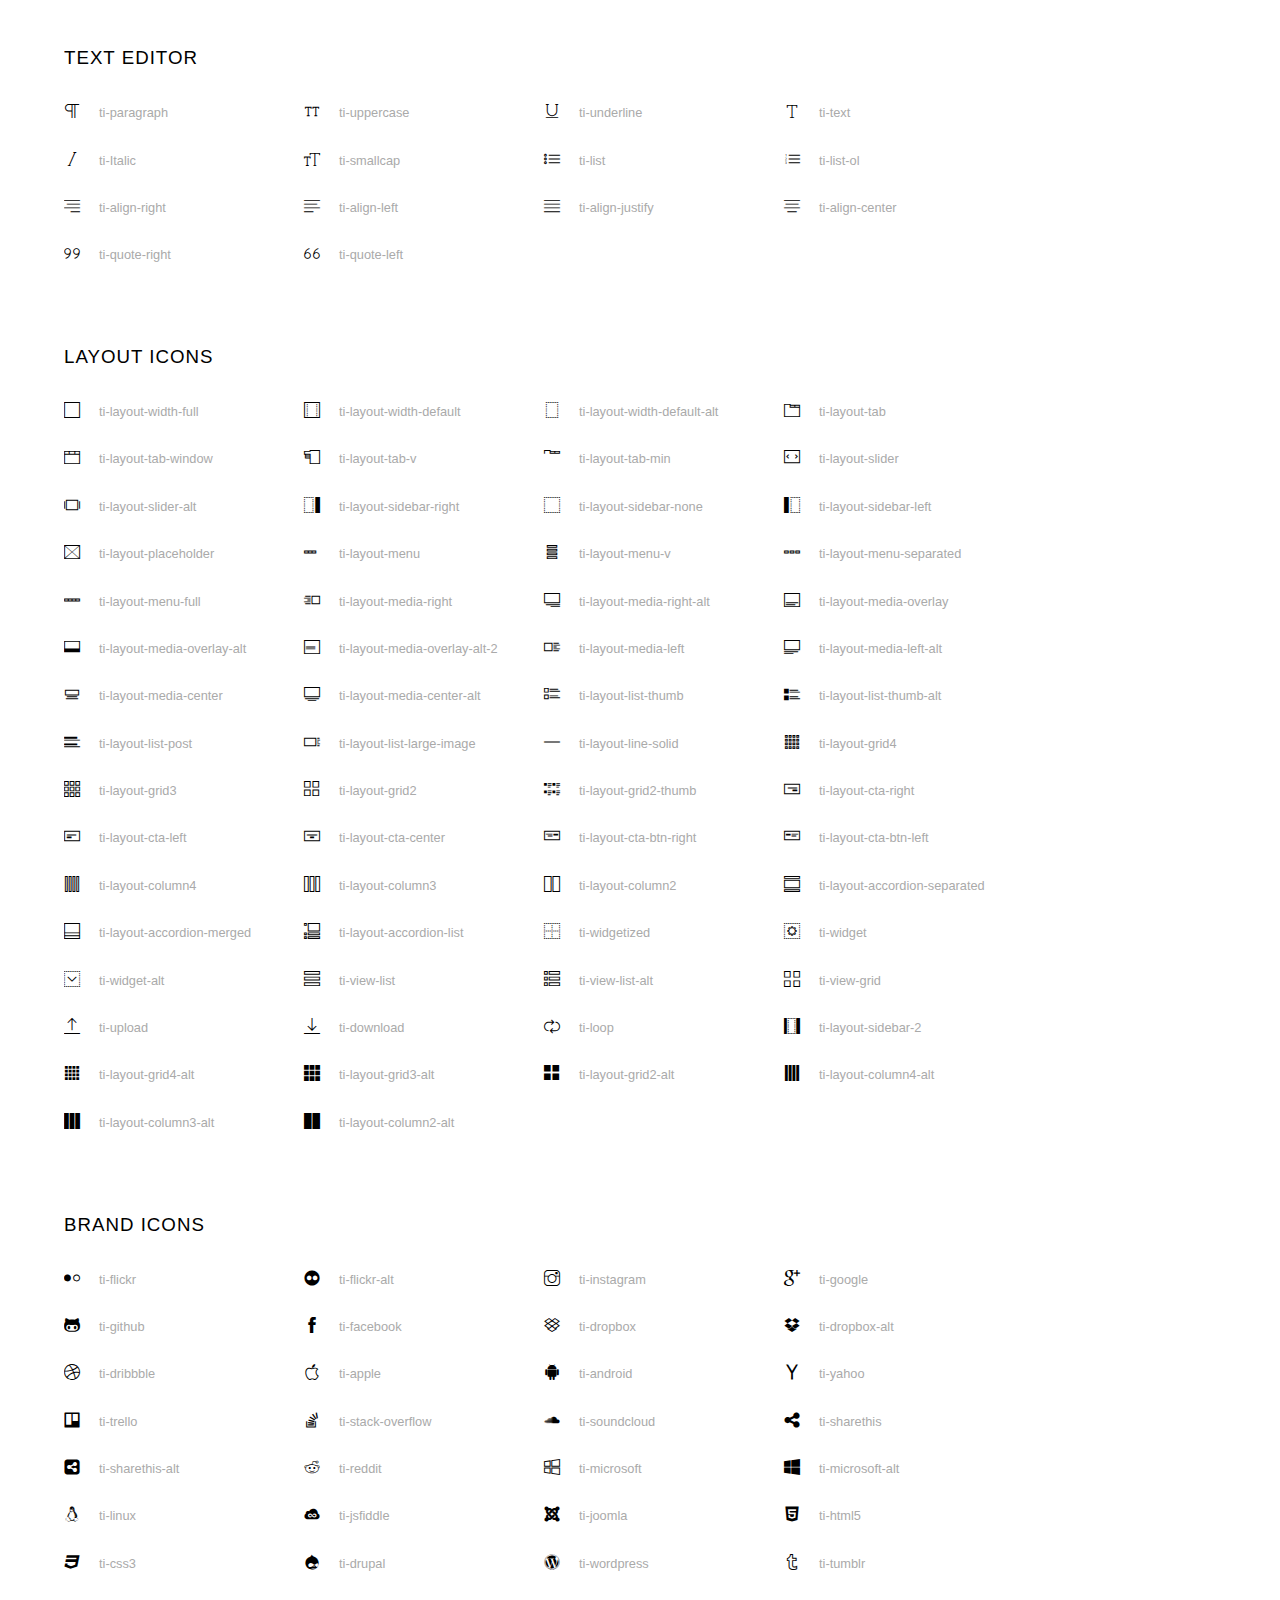
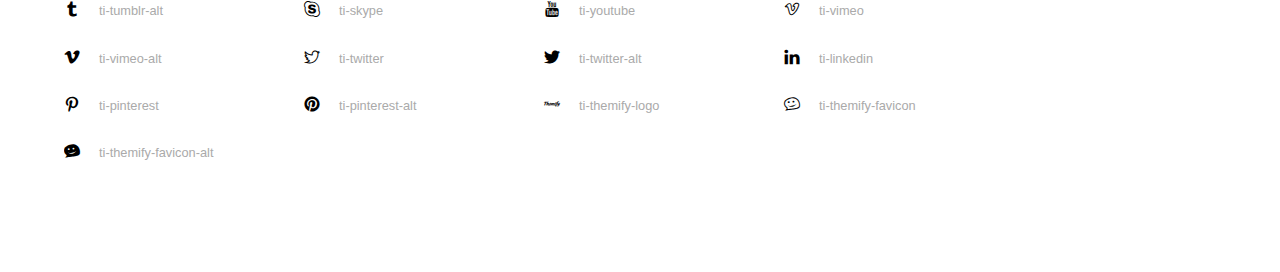
<file: CV_THU/font-icon/themify-icons-font/themify-icons/index.html>
<!doctype html>
<html>
<head>
	<meta charset="utf-8">
	<title>Themify Icon Font</title>
	<meta name="viewport" content="width=device-width">
	<link rel="stylesheet" href="demo-files/demo.css">
	<link rel="stylesheet" href="themify-icons.css">
	<!--[if lt IE 8]><!-->
	<link rel="stylesheet" href="ie7/ie7.css">
	<!--<![endif]-->
</head>
<body>
	<h1>Themify Icons</h1>

	<div class="icon-section">

		<div class="icon-section">
			<h3>Arrows &amp; Direction Icons </h3>

			<div class="icon-container">
				<span class="ti-arrow-up"></span><span class="icon-name"> ti-arrow-up</span>
			</div>
			<div class="icon-container">
				<span class="ti-arrow-right"></span><span class="icon-name"> ti-arrow-right</span>
			</div>
			<div class="icon-container">
				<span class="ti-arrow-left"></span><span class="icon-name"> ti-arrow-left</span>
			</div>
			<div class="icon-container">
				<span class="ti-arrow-down"></span><span class="icon-name"> ti-arrow-down</span>
			</div>
			<div class="icon-container">
				<span class="ti-arrows-vertical"></span><span class="icon-name"> ti-arrows-vertical</span>
			</div>
			<div class="icon-container">
				<span class="ti-arrows-horizontal"></span><span class="icon-name"> ti-arrows-horizontal</span>
			</div>
			<div class="icon-container">
				<span class="ti-angle-up"></span><span class="icon-name"> ti-angle-up</span>
			</div>
			<div class="icon-container">
				<span class="ti-angle-right"></span><span class="icon-name"> ti-angle-right</span>
			</div>
			<div class="icon-container">
				<span class="ti-angle-left"></span><span class="icon-name"> ti-angle-left</span>
			</div>
			<div class="icon-container">
				<span class="ti-angle-down"></span><span class="icon-name"> ti-angle-down</span>
			</div>	
			<div class="icon-container">
				<span class="ti-angle-double-up"></span><span class="icon-name"> ti-angle-double-up</span>
			</div>
			<div class="icon-container">
				<span class="ti-angle-double-right"></span><span class="icon-name"> ti-angle-double-right</span>
			</div>
			<div class="icon-container">
				<span class="ti-angle-double-left"></span><span class="icon-name"> ti-angle-double-left</span>
			</div>
			<div class="icon-container">
				<span class="ti-angle-double-down"></span><span class="icon-name"> ti-angle-double-down</span>
			</div>					
			<div class="icon-container">
				<span class="ti-move"></span><span class="icon-name"> ti-move</span>
			</div>
			<div class="icon-container">
				<span class="ti-fullscreen"></span><span class="icon-name"> ti-fullscreen</span>
			</div>
			<div class="icon-container">
				<span class="ti-arrow-top-right"></span><span class="icon-name"> ti-arrow-top-right</span>
			</div>
			<div class="icon-container">
				<span class="ti-arrow-top-left"></span><span class="icon-name"> ti-arrow-top-left</span>
			</div>
			<div class="icon-container">
				<span class="ti-arrow-circle-up"></span><span class="icon-name"> ti-arrow-circle-up</span>
			</div>
			<div class="icon-container">
				<span class="ti-arrow-circle-right"></span><span class="icon-name"> ti-arrow-circle-right</span>
			</div>
			<div class="icon-container">
				<span class="ti-arrow-circle-left"></span><span class="icon-name"> ti-arrow-circle-left</span>
			</div>
			<div class="icon-container">
				<span class="ti-arrow-circle-down"></span><span class="icon-name"> ti-arrow-circle-down</span>
			</div>
			<div class="icon-container">
				<span class="ti-arrows-corner"></span><span class="icon-name"> ti-arrows-corner</span>
			</div>
			<div class="icon-container">
				<span class="ti-split-v"></span><span class="icon-name"> ti-split-v</span>
			</div>

			<div class="icon-container">
				<span class="ti-split-v-alt"></span><span class="icon-name"> ti-split-v-alt</span>
			</div>
			<div class="icon-container">
				<span class="ti-split-h"></span><span class="icon-name"> ti-split-h</span>
			</div>
			<div class="icon-container">
				<span class="ti-hand-point-up"></span><span class="icon-name"> ti-hand-point-up</span>
			</div>
			<div class="icon-container">
				<span class="ti-hand-point-right"></span><span class="icon-name"> ti-hand-point-right</span>
			</div>
			<div class="icon-container">
				<span class="ti-hand-point-left"></span><span class="icon-name"> ti-hand-point-left</span>
			</div>
			<div class="icon-container">
				<span class="ti-hand-point-down"></span><span class="icon-name"> ti-hand-point-down</span>
			</div>
			<div class="icon-container">
				<span class="ti-back-right"></span><span class="icon-name"> ti-back-right</span>
			</div>
			<div class="icon-container">
				<span class="ti-back-left"></span><span class="icon-name"> ti-back-left</span>
			</div>
			<div class="icon-container">
				<span class="ti-exchange-vertical"></span><span class="icon-name"> ti-exchange-vertical</span>
			</div>

		</div> <!-- Arrows Icons -->



		<h3>Web App Icons</h3>
		
		<div class="icon-section">

			<div class="icon-container">
				<span class="ti-wand"></span><span class="icon-name"> ti-wand</span>
			</div>
			<div class="icon-container">
				<span class="ti-save"></span><span class="icon-name"> ti-save</span>
			</div>
			<div class="icon-container">
				<span class="ti-save-alt"></span><span class="icon-name"> ti-save-alt</span>
			</div>

			<div class="icon-container">
				<span class="ti-direction"></span><span class="icon-name"> ti-direction</span>
			</div>
			<div class="icon-container">
				<span class="ti-direction-alt"></span><span class="icon-name"> ti-direction-alt</span>
			</div>
			<div class="icon-container">
				<span class="ti-user"></span><span class="icon-name"> ti-user</span>
			</div>
			<div class="icon-container">
				<span class="ti-link"></span><span class="icon-name"> ti-link</span>
			</div>
			<div class="icon-container">
				<span class="ti-unlink"></span><span class="icon-name"> ti-unlink</span>
			</div>
			<div class="icon-container">
				<span class="ti-trash"></span><span class="icon-name"> ti-trash</span>
			</div>
			<div class="icon-container">
				<span class="ti-target"></span><span class="icon-name"> ti-target</span>
			</div>
			<div class="icon-container">
				<span class="ti-tag"></span><span class="icon-name"> ti-tag</span>
			</div>
			<div class="icon-container">
				<span class="ti-desktop"></span><span class="icon-name"> ti-desktop</span>
			</div>
			<div class="icon-container">
				<span class="ti-tablet"></span><span class="icon-name"> ti-tablet</span>
			</div>
			<div class="icon-container">
				<span class="ti-mobile"></span><span class="icon-name"> ti-mobile</span>
			</div>
			<div class="icon-container">
				<span class="ti-email"></span><span class="icon-name"> ti-email</span>
			</div>	
			<div class="icon-container">
				<span class="ti-star"></span><span class="icon-name"> ti-star</span>
			</div>
			<div class="icon-container">
				<span class="ti-spray"></span><span class="icon-name"> ti-spray</span>
			</div>
			<div class="icon-container">
				<span class="ti-signal"></span><span class="icon-name"> ti-signal</span>
			</div>
			<div class="icon-container">
				<span class="ti-shopping-cart"></span><span class="icon-name"> ti-shopping-cart</span>
			</div>
			<div class="icon-container">
				<span class="ti-shopping-cart-full"></span><span class="icon-name"> ti-shopping-cart-full</span>
			</div>
			<div class="icon-container">
				<span class="ti-settings"></span><span class="icon-name"> ti-settings</span>
			</div>
			<div class="icon-container">
				<span class="ti-search"></span><span class="icon-name"> ti-search</span>
			</div>
			<div class="icon-container">
				<span class="ti-zoom-in"></span><span class="icon-name"> ti-zoom-in</span>
			</div>
			<div class="icon-container">
				<span class="ti-zoom-out"></span><span class="icon-name"> ti-zoom-out</span>
			</div>
			<div class="icon-container">
				<span class="ti-cut"></span><span class="icon-name"> ti-cut</span>
			</div>
			<div class="icon-container">
				<span class="ti-ruler"></span><span class="icon-name"> ti-ruler</span>
			</div>
			<div class="icon-container">
				<span class="ti-ruler-alt-2"></span><span class="icon-name"> ti-ruler-alt-2</span>
			</div>			
			<div class="icon-container">
				<span class="ti-ruler-pencil"></span><span class="icon-name"> ti-ruler-pencil</span>
			</div>
			<div class="icon-container">
				<span class="ti-ruler-alt"></span><span class="icon-name"> ti-ruler-alt</span>
			</div>
			<div class="icon-container">
				<span class="ti-bookmark"></span><span class="icon-name"> ti-bookmark</span>
			</div>
			<div class="icon-container">
				<span class="ti-bookmark-alt"></span><span class="icon-name"> ti-bookmark-alt</span>
			</div>
			<div class="icon-container">
				<span class="ti-reload"></span><span class="icon-name"> ti-reload</span>
			</div>
			<div class="icon-container">
				<span class="ti-plus"></span><span class="icon-name"> ti-plus</span>
			</div>
			<div class="icon-container">
				<span class="ti-minus"></span><span class="icon-name"> ti-minus</span>
			</div>
			<div class="icon-container">
				<span class="ti-close"></span><span class="icon-name"> ti-close</span>
			</div>			
			<div class="icon-container">
				<span class="ti-pin"></span><span class="icon-name"> ti-pin</span>
			</div>
			<div class="icon-container">
				<span class="ti-pencil"></span><span class="icon-name"> ti-pencil</span>
			</div>
					
		  	<div class="icon-container">
				<span class="ti-pencil-alt"></span><span class="icon-name"> ti-pencil-alt</span>
			</div>
			<div class="icon-container">
				<span class="ti-paint-roller"></span><span class="icon-name"> ti-paint-roller</span>
			</div>
			<div class="icon-container">
				<span class="ti-paint-bucket"></span><span class="icon-name"> ti-paint-bucket</span>
			</div>
			<div class="icon-container">
				<span class="ti-na"></span><span class="icon-name"> ti-na</span>
			</div>
			<div class="icon-container">
				<span class="ti-medall"></span><span class="icon-name"> ti-medall</span>
			</div>
			<div class="icon-container">
				<span class="ti-medall-alt"></span><span class="icon-name"> ti-medall-alt</span>
			</div>
			<div class="icon-container">
				<span class="ti-marker"></span><span class="icon-name"> ti-marker</span>
			</div>
			<div class="icon-container">
				<span class="ti-marker-alt"></span><span class="icon-name"> ti-marker-alt</span>
			</div>

			<div class="icon-container">
				<span class="ti-lock"></span><span class="icon-name"> ti-lock</span>
			</div>
			<div class="icon-container">
				<span class="ti-unlock"></span><span class="icon-name"> ti-unlock</span>
			</div>
			<div class="icon-container">
				<span class="ti-location-arrow"></span><span class="icon-name"> ti-location-arrow</span>
			</div>
			<div class="icon-container">
				<span class="ti-layout"></span><span class="icon-name"> ti-layout</span>
			</div>
			<div class="icon-container">
				<span class="ti-layers"></span><span class="icon-name"> ti-layers</span>
			</div>
			<div class="icon-container">
				<span class="ti-layers-alt"></span><span class="icon-name"> ti-layers-alt</span>
			</div>
			<div class="icon-container">
				<span class="ti-key"></span><span class="icon-name"> ti-key</span>
			</div>
			<div class="icon-container">
				<span class="ti-image"></span><span class="icon-name"> ti-image</span>
			</div>
			<div class="icon-container">
				<span class="ti-heart"></span><span class="icon-name"> ti-heart</span>
			</div>
			<div class="icon-container">
				<span class="ti-heart-broken"></span><span class="icon-name"> ti-heart-broken</span>
			</div>
			<div class="icon-container">
				<span class="ti-hand-stop"></span><span class="icon-name"> ti-hand-stop</span>
			</div>
			<div class="icon-container">
				<span class="ti-hand-open"></span><span class="icon-name"> ti-hand-open</span>
			</div>
			<div class="icon-container">
				<span class="ti-hand-drag"></span><span class="icon-name"> ti-hand-drag</span>
			</div>
			<div class="icon-container">
				<span class="ti-flag"></span><span class="icon-name"> ti-flag</span>
			</div>
			<div class="icon-container">
				<span class="ti-flag-alt"></span><span class="icon-name"> ti-flag-alt</span>
			</div>
			<div class="icon-container">
				<span class="ti-flag-alt-2"></span><span class="icon-name"> ti-flag-alt-2</span>
			</div>
			<div class="icon-container">
				<span class="ti-eye"></span><span class="icon-name"> ti-eye</span>
			</div>
			<div class="icon-container">
				<span class="ti-import"></span><span class="icon-name"> ti-import</span>
			</div>			
			<div class="icon-container">
				<span class="ti-export"></span><span class="icon-name"> ti-export</span>
			</div>
			<div class="icon-container">
				<span class="ti-cup"></span><span class="icon-name"> ti-cup</span>
			</div>
			<div class="icon-container">
				<span class="ti-crown"></span><span class="icon-name"> ti-crown</span>
			</div>
			<div class="icon-container">
				<span class="ti-comments"></span><span class="icon-name"> ti-comments</span>
			</div>
			<div class="icon-container">
				<span class="ti-comment"></span><span class="icon-name"> ti-comment</span>
			</div>
			<div class="icon-container">
				<span class="ti-comment-alt"></span><span class="icon-name"> ti-comment-alt</span>
			</div>
			<div class="icon-container">
				<span class="ti-thought"></span><span class="icon-name"> ti-thought</span>
			</div>			
			<div class="icon-container">
				<span class="ti-clip"></span><span class="icon-name"> ti-clip</span>
			</div>

			<div class="icon-container">
				<span class="ti-check"></span><span class="icon-name"> ti-check</span>
			</div>
			<div class="icon-container">
				<span class="ti-check-box"></span><span class="icon-name"> ti-check-box</span>
			</div>
			<div class="icon-container">
				<span class="ti-camera"></span><span class="icon-name"> ti-camera</span>
			</div>
			<div class="icon-container">
				<span class="ti-announcement"></span><span class="icon-name"> ti-announcement</span>
			</div>
			<div class="icon-container">
				<span class="ti-brush"></span><span class="icon-name"> ti-brush</span>
			</div>
			<div class="icon-container">
				<span class="ti-brush-alt"></span><span class="icon-name"> ti-brush-alt</span>
			</div>
			<div class="icon-container">
				<span class="ti-palette"></span><span class="icon-name"> ti-palette</span>
			</div>			
			<div class="icon-container">
				<span class="ti-briefcase"></span><span class="icon-name"> ti-briefcase</span>
			</div>
			<div class="icon-container">
				<span class="ti-bolt"></span><span class="icon-name"> ti-bolt</span>
			</div>
			<div class="icon-container">
				<span class="ti-bolt-alt"></span><span class="icon-name"> ti-bolt-alt</span>
			</div>
			<div class="icon-container">
				<span class="ti-blackboard"></span><span class="icon-name"> ti-blackboard</span>
			</div>
			<div class="icon-container">
				<span class="ti-bag"></span><span class="icon-name"> ti-bag</span>
			</div>
			<div class="icon-container">
				<span class="ti-world"></span><span class="icon-name"> ti-world</span>
			</div>
			<div class="icon-container">
				<span class="ti-wheelchair"></span><span class="icon-name"> ti-wheelchair</span>
			</div>
			<div class="icon-container">
				<span class="ti-car"></span><span class="icon-name"> ti-car</span>
			</div>
			<div class="icon-container">
				<span class="ti-truck"></span><span class="icon-name"> ti-truck</span>
			</div>
			<div class="icon-container">
				<span class="ti-timer"></span><span class="icon-name"> ti-timer</span>
			</div>
			<div class="icon-container">
				<span class="ti-ticket"></span><span class="icon-name"> ti-ticket</span>
			</div>
			<div class="icon-container">
				<span class="ti-thumb-up"></span><span class="icon-name"> ti-thumb-up</span>
			</div>
			<div class="icon-container">
				<span class="ti-thumb-down"></span><span class="icon-name"> ti-thumb-down</span>
			</div>

			<div class="icon-container">
				<span class="ti-stats-up"></span><span class="icon-name"> ti-stats-up</span>
			</div>
			<div class="icon-container">
				<span class="ti-stats-down"></span><span class="icon-name"> ti-stats-down</span>
			</div>
			<div class="icon-container">
				<span class="ti-shine"></span><span class="icon-name"> ti-shine</span>
			</div>
			<div class="icon-container">
				<span class="ti-shift-right"></span><span class="icon-name"> ti-shift-right</span>
			</div>
			<div class="icon-container">
				<span class="ti-shift-left"></span><span class="icon-name"> ti-shift-left</span>
			</div>

			<div class="icon-container">
				<span class="ti-shift-right-alt"></span><span class="icon-name"> ti-shift-right-alt</span>
			</div>
			<div class="icon-container">
				<span class="ti-shift-left-alt"></span><span class="icon-name"> ti-shift-left-alt</span>
			</div>
			<div class="icon-container">
				<span class="ti-shield"></span><span class="icon-name"> ti-shield</span>
			</div>
			<div class="icon-container">
				<span class="ti-notepad"></span><span class="icon-name"> ti-notepad</span>
			</div>
			<div class="icon-container">
				<span class="ti-server"></span><span class="icon-name"> ti-server</span>
			</div>

			<div class="icon-container">
				<span class="ti-pulse"></span><span class="icon-name"> ti-pulse</span>
			</div>
			<div class="icon-container">
				<span class="ti-printer"></span><span class="icon-name"> ti-printer</span>
			</div>
			<div class="icon-container">
				<span class="ti-power-off"></span><span class="icon-name"> ti-power-off</span>
			</div>
			<div class="icon-container">
				<span class="ti-plug"></span><span class="icon-name"> ti-plug</span>
			</div>
			<div class="icon-container">
				<span class="ti-pie-chart"></span><span class="icon-name"> ti-pie-chart</span>
			</div>

			<div class="icon-container">
				<span class="ti-panel"></span><span class="icon-name"> ti-panel</span>
			</div>
			<div class="icon-container">
				<span class="ti-package"></span><span class="icon-name"> ti-package</span>
			</div>
			<div class="icon-container">
				<span class="ti-music"></span><span class="icon-name"> ti-music</span>
			</div>
			<div class="icon-container">
				<span class="ti-music-alt"></span><span class="icon-name"> ti-music-alt</span>
			</div>
			<div class="icon-container">
				<span class="ti-mouse"></span><span class="icon-name"> ti-mouse</span>
			</div>
			<div class="icon-container">
				<span class="ti-mouse-alt"></span><span class="icon-name"> ti-mouse-alt</span>
			</div>
			<div class="icon-container">
				<span class="ti-money"></span><span class="icon-name"> ti-money</span>
			</div>
			<div class="icon-container">
				<span class="ti-microphone"></span><span class="icon-name"> ti-microphone</span>
			</div>
			<div class="icon-container">
				<span class="ti-menu"></span><span class="icon-name"> ti-menu</span>
			</div>
			<div class="icon-container">
				<span class="ti-menu-alt"></span><span class="icon-name"> ti-menu-alt</span>
			</div>
			<div class="icon-container">
				<span class="ti-map"></span><span class="icon-name"> ti-map</span>
			</div>
			<div class="icon-container">
				<span class="ti-map-alt"></span><span class="icon-name"> ti-map-alt</span>
			</div>

			<div class="icon-container">
				<span class="ti-location-pin"></span><span class="icon-name"> ti-location-pin</span>
			</div>

			<div class="icon-container">
				<span class="ti-light-bulb"></span><span class="icon-name"> ti-light-bulb</span>
			</div>
			<div class="icon-container">
				<span class="ti-info"></span><span class="icon-name"> ti-info</span>
			</div>
			<div class="icon-container">
				<span class="ti-infinite"></span><span class="icon-name"> ti-infinite</span>
			</div>
			<div class="icon-container">
				<span class="ti-id-badge"></span><span class="icon-name"> ti-id-badge</span>
			</div>
			<div class="icon-container">
				<span class="ti-hummer"></span><span class="icon-name"> ti-hummer</span>
			</div>
			<div class="icon-container">
				<span class="ti-home"></span><span class="icon-name"> ti-home</span>
			</div>
			<div class="icon-container">
				<span class="ti-help"></span><span class="icon-name"> ti-help</span>
			</div>
			<div class="icon-container">
				<span class="ti-headphone"></span><span class="icon-name"> ti-headphone</span>
			</div>
			<div class="icon-container">
				<span class="ti-harddrives"></span><span class="icon-name"> ti-harddrives</span>
			</div>
			<div class="icon-container">
				<span class="ti-harddrive"></span><span class="icon-name"> ti-harddrive</span>
			</div>
			<div class="icon-container">
				<span class="ti-gift"></span><span class="icon-name"> ti-gift</span>
			</div>
			<div class="icon-container">
				<span class="ti-game"></span><span class="icon-name"> ti-game</span>
			</div>
			<div class="icon-container">
				<span class="ti-filter"></span><span class="icon-name"> ti-filter</span>
			</div>
			<div class="icon-container">
				<span class="ti-files"></span><span class="icon-name"> ti-files</span>
			</div>
			<div class="icon-container">
				<span class="ti-file"></span><span class="icon-name"> ti-file</span>
			</div>
			<div class="icon-container">
				<span class="ti-zip"></span><span class="icon-name"> ti-zip</span>
			</div>
			<div class="icon-container">
				<span class="ti-folder"></span><span class="icon-name"> ti-folder</span>
			</div>			
			<div class="icon-container">
				<span class="ti-envelope"></span><span class="icon-name"> ti-envelope</span>
			</div>


			<div class="icon-container">
				<span class="ti-dashboard"></span><span class="icon-name"> ti-dashboard</span>
			</div>
			<div class="icon-container">
				<span class="ti-cloud"></span><span class="icon-name"> ti-cloud</span>
			</div>
			<div class="icon-container">
				<span class="ti-cloud-up"></span><span class="icon-name"> ti-cloud-up</span>
			</div>
			<div class="icon-container">
				<span class="ti-cloud-down"></span><span class="icon-name"> ti-cloud-down</span>
			</div>
			<div class="icon-container">
				<span class="ti-clipboard"></span><span class="icon-name"> ti-clipboard</span>
			</div>
			<div class="icon-container">
				<span class="ti-calendar"></span><span class="icon-name"> ti-calendar</span>
			</div>
			<div class="icon-container">
				<span class="ti-book"></span><span class="icon-name"> ti-book</span>
			</div>
			<div class="icon-container">
				<span class="ti-bell"></span><span class="icon-name"> ti-bell</span>
			</div>
			<div class="icon-container">
				<span class="ti-basketball"></span><span class="icon-name"> ti-basketball</span>
			</div>
			<div class="icon-container">
				<span class="ti-bar-chart"></span><span class="icon-name"> ti-bar-chart</span>
			</div>
			<div class="icon-container">
				<span class="ti-bar-chart-alt"></span><span class="icon-name"> ti-bar-chart-alt</span>
			</div>


			<div class="icon-container">
				<span class="ti-archive"></span><span class="icon-name"> ti-archive</span>
			</div>
			<div class="icon-container">
				<span class="ti-anchor"></span><span class="icon-name"> ti-anchor</span>
			</div>

			<div class="icon-container">
				<span class="ti-alert"></span><span class="icon-name"> ti-alert</span>
			</div>
			<div class="icon-container">
				<span class="ti-alarm-clock"></span><span class="icon-name"> ti-alarm-clock</span>
			</div>
			<div class="icon-container">
				<span class="ti-agenda"></span><span class="icon-name"> ti-agenda</span>
			</div>
			<div class="icon-container">
				<span class="ti-write"></span><span class="icon-name"> ti-write</span>
			</div>

			<div class="icon-container">
				<span class="ti-wallet"></span><span class="icon-name"> ti-wallet</span>
			</div>
			<div class="icon-container">
				<span class="ti-video-clapper"></span><span class="icon-name"> ti-video-clapper</span>
			</div>
			<div class="icon-container">
				<span class="ti-video-camera"></span><span class="icon-name"> ti-video-camera</span>
			</div>
			<div class="icon-container">
				<span class="ti-vector"></span><span class="icon-name"> ti-vector</span>
			</div>

			<div class="icon-container">
				<span class="ti-support"></span><span class="icon-name"> ti-support</span>
			</div>
			<div class="icon-container">
				<span class="ti-stamp"></span><span class="icon-name"> ti-stamp</span>
			</div>
			<div class="icon-container">
				<span class="ti-slice"></span><span class="icon-name"> ti-slice</span>
			</div>
			<div class="icon-container">
				<span class="ti-shortcode"></span><span class="icon-name"> ti-shortcode</span>
			</div>
			<div class="icon-container">
				<span class="ti-receipt"></span><span class="icon-name"> ti-receipt</span>
			</div>
			<div class="icon-container">
				<span class="ti-pin2"></span><span class="icon-name"> ti-pin2</span>
			</div>
			<div class="icon-container">
				<span class="ti-pin-alt"></span><span class="icon-name"> ti-pin-alt</span>
			</div>
			<div class="icon-container">
				<span class="ti-pencil-alt2"></span><span class="icon-name"> ti-pencil-alt2</span>
			</div>
			<div class="icon-container">
				<span class="ti-eraser"></span><span class="icon-name"> ti-eraser</span>
			</div>			
			<div class="icon-container">
				<span class="ti-more"></span><span class="icon-name"> ti-more</span>
			</div>
			<div class="icon-container">
				<span class="ti-more-alt"></span><span class="icon-name"> ti-more-alt</span>
			</div>
			<div class="icon-container">
				<span class="ti-microphone-alt"></span><span class="icon-name"> ti-microphone-alt</span>
			</div>
			<div class="icon-container">
				<span class="ti-magnet"></span><span class="icon-name"> ti-magnet</span>
			</div>
			<div class="icon-container">
				<span class="ti-line-double"></span><span class="icon-name"> ti-line-double</span>
			</div>
			<div class="icon-container">
				<span class="ti-line-dotted"></span><span class="icon-name"> ti-line-dotted</span>
			</div>
			<div class="icon-container">
				<span class="ti-line-dashed"></span><span class="icon-name"> ti-line-dashed</span>
			</div>

			<div class="icon-container">
				<span class="ti-ink-pen"></span><span class="icon-name"> ti-ink-pen</span>
			</div>
			<div class="icon-container">
				<span class="ti-info-alt"></span><span class="icon-name"> ti-info-alt</span>
			</div>
			<div class="icon-container">
				<span class="ti-help-alt"></span><span class="icon-name"> ti-help-alt</span>
			</div>
			<div class="icon-container">
				<span class="ti-headphone-alt"></span><span class="icon-name"> ti-headphone-alt</span>
			</div>

			<div class="icon-container">
				<span class="ti-gallery"></span><span class="icon-name"> ti-gallery</span>
			</div>
			<div class="icon-container">
				<span class="ti-face-smile"></span><span class="icon-name"> ti-face-smile</span>
			</div>
			<div class="icon-container">
				<span class="ti-face-sad"></span><span class="icon-name"> ti-face-sad</span>
			</div>
			<div class="icon-container">
				<span class="ti-credit-card"></span><span class="icon-name"> ti-credit-card</span>
			</div>
			<div class="icon-container">
				<span class="ti-comments-smiley"></span><span class="icon-name"> ti-comments-smiley</span>
			</div>
			<div class="icon-container">
				<span class="ti-time"></span><span class="icon-name"> ti-time</span>
			</div>
			<div class="icon-container">
				<span class="ti-share"></span><span class="icon-name"> ti-share</span>
			</div>
			<div class="icon-container">
				<span class="ti-share-alt"></span><span class="icon-name"> ti-share-alt</span>
			</div>
			<div class="icon-container">
				<span class="ti-rocket"></span><span class="icon-name"> ti-rocket</span>
			</div>

			<div class="icon-container">
				<span class="ti-new-window"></span><span class="icon-name"> ti-new-window</span>
			</div>

			<div class="icon-container">
				<span class="ti-rss"></span><span class="icon-name"> ti-rss</span>
			</div>

			<div class="icon-container">
				<span class="ti-rss-alt"></span><span class="icon-name"> ti-rss-alt</span>
			</div>
			
		</div><!-- Web App Icons -->


		<div class="icon-section">
			<h3>Control Icons</h3>
			<div class="icon-container">
				<span class="ti-control-stop"></span><span class="icon-name"> ti-control-stop</span>
			</div>
			<div class="icon-container">
				<span class="ti-control-shuffle"></span><span class="icon-name"> ti-control-shuffle</span>
			</div>
			<div class="icon-container">
				<span class="ti-control-play"></span><span class="icon-name"> ti-control-play</span>
			</div>
			<div class="icon-container">
				<span class="ti-control-pause"></span><span class="icon-name"> ti-control-pause</span>
			</div>
			<div class="icon-container">
				<span class="ti-control-forward"></span><span class="icon-name"> ti-control-forward</span>
			</div>
			<div class="icon-container">
				<span class="ti-control-backward"></span><span class="icon-name"> ti-control-backward</span>
			</div>	
			<div class="icon-container">
				<span class="ti-volume"></span><span class="icon-name"> ti-volume</span>
			</div>
			<div class="icon-container">
				<span class="ti-control-skip-forward"></span><span class="icon-name"> ti-control-skip-forward</span>
			</div>
			<div class="icon-container">
				<span class="ti-control-skip-backward"></span><span class="icon-name"> ti-control-skip-backward</span>
			</div>
			<div class="icon-container">
				<span class="ti-control-record"></span><span class="icon-name"> ti-control-record</span>
			</div>
			<div class="icon-container">
				<span class="ti-control-eject"></span><span class="icon-name"> ti-control-eject</span>
			</div>			
		</div> <!-- Control Icons -->


		<div class="icon-section">
			<h3>Text Editor</h3>

			<div class="icon-container">
				<span class="ti-paragraph"></span><span class="icon-name"> ti-paragraph</span>
			</div>
			<div class="icon-container">
				<span class="ti-uppercase"></span><span class="icon-name"> ti-uppercase</span>
			</div>

			<div class="icon-container">
				<span class="ti-underline"></span><span class="icon-name"> ti-underline</span>
			</div>
			<div class="icon-container">
				<span class="ti-text"></span><span class="icon-name"> ti-text</span>
			</div>
			<div class="icon-container">
				<span class="ti-Italic"></span><span class="icon-name"> ti-Italic</span>
			</div>
			<div class="icon-container">
				<span class="ti-smallcap"></span><span class="icon-name"> ti-smallcap</span>
			</div>
			<div class="icon-container">
				<span class="ti-list"></span><span class="icon-name"> ti-list</span>
			</div>
			<div class="icon-container">
				<span class="ti-list-ol"></span><span class="icon-name"> ti-list-ol</span>
			</div>
			<div class="icon-container">
				<span class="ti-align-right"></span><span class="icon-name"> ti-align-right</span>
			</div>
			<div class="icon-container">
				<span class="ti-align-left"></span><span class="icon-name"> ti-align-left</span>
			</div>
			<div class="icon-container">
				<span class="ti-align-justify"></span><span class="icon-name"> ti-align-justify</span>
			</div>
			<div class="icon-container">
				<span class="ti-align-center"></span><span class="icon-name"> ti-align-center</span>
			</div>
			<div class="icon-container">
				<span class="ti-quote-right"></span><span class="icon-name"> ti-quote-right</span>
			</div>
			<div class="icon-container">
				<span class="ti-quote-left"></span><span class="icon-name"> ti-quote-left</span>
			</div>

		</div> <!-- Text Editor -->



		<div class="icon-section">
			<h3>Layout Icons</h3>
			<div class="icon-container">
				<span class="ti-layout-width-full"></span><span class="icon-name"> ti-layout-width-full</span>
			</div>
			<div class="icon-container">
				<span class="ti-layout-width-default"></span><span class="icon-name"> ti-layout-width-default</span>
			</div>
			<div class="icon-container">
				<span class="ti-layout-width-default-alt"></span><span class="icon-name"> ti-layout-width-default-alt</span>
			</div>
			<div class="icon-container">
				<span class="ti-layout-tab"></span><span class="icon-name"> ti-layout-tab</span>
			</div>
			<div class="icon-container">
				<span class="ti-layout-tab-window"></span><span class="icon-name"> ti-layout-tab-window</span>
			</div>
			<div class="icon-container">
				<span class="ti-layout-tab-v"></span><span class="icon-name"> ti-layout-tab-v</span>
			</div>
			<div class="icon-container">
				<span class="ti-layout-tab-min"></span><span class="icon-name"> ti-layout-tab-min</span>
			</div>
			<div class="icon-container">
				<span class="ti-layout-slider"></span><span class="icon-name"> ti-layout-slider</span>
			</div>
			<div class="icon-container">
				<span class="ti-layout-slider-alt"></span><span class="icon-name"> ti-layout-slider-alt</span>
			</div>
			<div class="icon-container">
				<span class="ti-layout-sidebar-right"></span><span class="icon-name"> ti-layout-sidebar-right</span>
			</div>
			<div class="icon-container">
				<span class="ti-layout-sidebar-none"></span><span class="icon-name"> ti-layout-sidebar-none</span>
			</div>
			<div class="icon-container">
				<span class="ti-layout-sidebar-left"></span><span class="icon-name"> ti-layout-sidebar-left</span>
			</div>
			<div class="icon-container">
				<span class="ti-layout-placeholder"></span><span class="icon-name"> ti-layout-placeholder</span>
			</div>
			<div class="icon-container">
				<span class="ti-layout-menu"></span><span class="icon-name"> ti-layout-menu</span>
			</div>
			<div class="icon-container">
				<span class="ti-layout-menu-v"></span><span class="icon-name"> ti-layout-menu-v</span>
			</div>
			<div class="icon-container">
				<span class="ti-layout-menu-separated"></span><span class="icon-name"> ti-layout-menu-separated</span>
			</div>
			<div class="icon-container">
				<span class="ti-layout-menu-full"></span><span class="icon-name"> ti-layout-menu-full</span>
			</div>
			<div class="icon-container">
				<span class="ti-layout-media-right"></span><span class="icon-name"> ti-layout-media-right</span>
			</div>
			<div class="icon-container">
				<span class="ti-layout-media-right-alt"></span><span class="icon-name"> ti-layout-media-right-alt</span>
			</div>
			<div class="icon-container">
				<span class="ti-layout-media-overlay"></span><span class="icon-name"> ti-layout-media-overlay</span>
			</div>
			<div class="icon-container">
				<span class="ti-layout-media-overlay-alt"></span><span class="icon-name"> ti-layout-media-overlay-alt</span>
			</div>
			<div class="icon-container">
				<span class="ti-layout-media-overlay-alt-2"></span><span class="icon-name"> ti-layout-media-overlay-alt-2</span>
			</div>
			<div class="icon-container">
				<span class="ti-layout-media-left"></span><span class="icon-name"> ti-layout-media-left</span>
			</div>
			<div class="icon-container">
				<span class="ti-layout-media-left-alt"></span><span class="icon-name"> ti-layout-media-left-alt</span>
			</div>
			<div class="icon-container">
				<span class="ti-layout-media-center"></span><span class="icon-name"> ti-layout-media-center</span>
			</div>
			<div class="icon-container">
				<span class="ti-layout-media-center-alt"></span><span class="icon-name"> ti-layout-media-center-alt</span>
			</div>
			<div class="icon-container">
				<span class="ti-layout-list-thumb"></span><span class="icon-name"> ti-layout-list-thumb</span>
			</div>
			<div class="icon-container">
				<span class="ti-layout-list-thumb-alt"></span><span class="icon-name"> ti-layout-list-thumb-alt</span>
			</div>
			<div class="icon-container">
				<span class="ti-layout-list-post"></span><span class="icon-name"> ti-layout-list-post</span>
			</div>
			<div class="icon-container">
				<span class="ti-layout-list-large-image"></span><span class="icon-name"> ti-layout-list-large-image</span>
			</div>
			<div class="icon-container">
				<span class="ti-layout-line-solid"></span><span class="icon-name"> ti-layout-line-solid</span>
			</div>
			<div class="icon-container">
				<span class="ti-layout-grid4"></span><span class="icon-name"> ti-layout-grid4</span>
			</div>
			<div class="icon-container">
				<span class="ti-layout-grid3"></span><span class="icon-name"> ti-layout-grid3</span>
			</div>
			<div class="icon-container">
				<span class="ti-layout-grid2"></span><span class="icon-name"> ti-layout-grid2</span>
			</div>
			<div class="icon-container">
				<span class="ti-layout-grid2-thumb"></span><span class="icon-name"> ti-layout-grid2-thumb</span>
			</div>
			<div class="icon-container">
				<span class="ti-layout-cta-right"></span><span class="icon-name"> ti-layout-cta-right</span>
			</div>
			<div class="icon-container">
				<span class="ti-layout-cta-left"></span><span class="icon-name"> ti-layout-cta-left</span>
			</div>
			<div class="icon-container">
				<span class="ti-layout-cta-center"></span><span class="icon-name"> ti-layout-cta-center</span>
			</div>
			<div class="icon-container">
				<span class="ti-layout-cta-btn-right"></span><span class="icon-name"> ti-layout-cta-btn-right</span>
			</div>
			<div class="icon-container">
				<span class="ti-layout-cta-btn-left"></span><span class="icon-name"> ti-layout-cta-btn-left</span>
			</div>
			<div class="icon-container">
				<span class="ti-layout-column4"></span><span class="icon-name"> ti-layout-column4</span>
			</div>
			<div class="icon-container">
				<span class="ti-layout-column3"></span><span class="icon-name"> ti-layout-column3</span>
			</div>
			<div class="icon-container">
				<span class="ti-layout-column2"></span><span class="icon-name"> ti-layout-column2</span>
			</div>
			<div class="icon-container">
				<span class="ti-layout-accordion-separated"></span><span class="icon-name"> ti-layout-accordion-separated</span>
			</div>
			<div class="icon-container">
				<span class="ti-layout-accordion-merged"></span><span class="icon-name"> ti-layout-accordion-merged</span>
			</div>
			<div class="icon-container">
				<span class="ti-layout-accordion-list"></span><span class="icon-name"> ti-layout-accordion-list</span>
			</div>
			<div class="icon-container">
				<span class="ti-widgetized"></span><span class="icon-name"> ti-widgetized</span>
			</div>
			<div class="icon-container">
				<span class="ti-widget"></span><span class="icon-name"> ti-widget</span>
			</div>
			<div class="icon-container">
				<span class="ti-widget-alt"></span><span class="icon-name"> ti-widget-alt</span>
			</div>
			<div class="icon-container">
				<span class="ti-view-list"></span><span class="icon-name"> ti-view-list</span>
			</div>
			<div class="icon-container">
				<span class="ti-view-list-alt"></span><span class="icon-name"> ti-view-list-alt</span>
			</div>
			<div class="icon-container">
				<span class="ti-view-grid"></span><span class="icon-name"> ti-view-grid</span>
			</div>
			<div class="icon-container">
				<span class="ti-upload"></span><span class="icon-name"> ti-upload</span>
			</div>
			<div class="icon-container">
				<span class="ti-download"></span><span class="icon-name"> ti-download</span>
			</div>	
			<div class="icon-container">
				<span class="ti-loop"></span><span class="icon-name"> ti-loop</span>
			</div>
			<div class="icon-container">
				<span class="ti-layout-sidebar-2"></span><span class="icon-name"> ti-layout-sidebar-2</span>
			</div>
			<div class="icon-container">
				<span class="ti-layout-grid4-alt"></span><span class="icon-name"> ti-layout-grid4-alt</span>
			</div>
			<div class="icon-container">
				<span class="ti-layout-grid3-alt"></span><span class="icon-name"> ti-layout-grid3-alt</span>
			</div>
			<div class="icon-container">
				<span class="ti-layout-grid2-alt"></span><span class="icon-name"> ti-layout-grid2-alt</span>
			</div>
			<div class="icon-container">
				<span class="ti-layout-column4-alt"></span><span class="icon-name"> ti-layout-column4-alt</span>
			</div>
			<div class="icon-container">
				<span class="ti-layout-column3-alt"></span><span class="icon-name"> ti-layout-column3-alt</span>
			</div>
			<div class="icon-container">
				<span class="ti-layout-column2-alt"></span><span class="icon-name"> ti-layout-column2-alt</span>
			</div>		


		</div> <!-- Layout Icons -->


		<div class="icon-section">
			<h3>Brand Icons</h3>

			<div class="icon-container">
				<span class="ti-flickr"></span><span class="icon-name"> ti-flickr</span>
			</div>
			<div class="icon-container">
				<span class="ti-flickr-alt"></span><span class="icon-name"> ti-flickr-alt</span>
			</div>			
			<div class="icon-container">
				<span class="ti-instagram"></span><span class="icon-name"> ti-instagram</span>
			</div>
			<div class="icon-container">
				<span class="ti-google"></span><span class="icon-name"> ti-google</span>
			</div>
			<div class="icon-container">
				<span class="ti-github"></span><span class="icon-name"> ti-github</span>
			</div>

			<div class="icon-container">
				<span class="ti-facebook"></span><span class="icon-name"> ti-facebook</span>
			</div>
			<div class="icon-container">
				<span class="ti-dropbox"></span><span class="icon-name"> ti-dropbox</span>
			</div>
			<div class="icon-container">
				<span class="ti-dropbox-alt"></span><span class="icon-name"> ti-dropbox-alt</span>
			</div>
			<div class="icon-container">
				<span class="ti-dribbble"></span><span class="icon-name"> ti-dribbble</span>
			</div>
			<div class="icon-container">
				<span class="ti-apple"></span><span class="icon-name"> ti-apple</span>
			</div>
			<div class="icon-container">
				<span class="ti-android"></span><span class="icon-name"> ti-android</span>
			</div>
			<div class="icon-container">
				<span class="ti-yahoo"></span><span class="icon-name"> ti-yahoo</span>
			</div>
			<div class="icon-container">
				<span class="ti-trello"></span><span class="icon-name"> ti-trello</span>
			</div>
			<div class="icon-container">
				<span class="ti-stack-overflow"></span><span class="icon-name"> ti-stack-overflow</span>
			</div>
			<div class="icon-container">
				<span class="ti-soundcloud"></span><span class="icon-name"> ti-soundcloud</span>
			</div>
			<div class="icon-container">
				<span class="ti-sharethis"></span><span class="icon-name"> ti-sharethis</span>
			</div>
			<div class="icon-container">
				<span class="ti-sharethis-alt"></span><span class="icon-name"> ti-sharethis-alt</span>
			</div>
			<div class="icon-container">
				<span class="ti-reddit"></span><span class="icon-name"> ti-reddit</span>
			</div>

			<div class="icon-container">
				<span class="ti-microsoft"></span><span class="icon-name"> ti-microsoft</span>
			</div>
			<div class="icon-container">
				<span class="ti-microsoft-alt"></span><span class="icon-name"> ti-microsoft-alt</span>
			</div>
			<div class="icon-container">
				<span class="ti-linux"></span><span class="icon-name"> ti-linux</span>
			</div>
			<div class="icon-container">
				<span class="ti-jsfiddle"></span><span class="icon-name"> ti-jsfiddle</span>
			</div>
			<div class="icon-container">
				<span class="ti-joomla"></span><span class="icon-name"> ti-joomla</span>
			</div>
			<div class="icon-container">
				<span class="ti-html5"></span><span class="icon-name"> ti-html5</span>
			</div>
			<div class="icon-container">
				<span class="ti-css3"></span><span class="icon-name"> ti-css3</span>
			</div>	
			<div class="icon-container">
				<span class="ti-drupal"></span><span class="icon-name"> ti-drupal</span>
			</div>
			<div class="icon-container">
				<span class="ti-wordpress"></span><span class="icon-name"> ti-wordpress</span>
			</div>		
			<div class="icon-container">
				<span class="ti-tumblr"></span><span class="icon-name"> ti-tumblr</span>
			</div>
			<div class="icon-container">
				<span class="ti-tumblr-alt"></span><span class="icon-name"> ti-tumblr-alt</span>
			</div>
			<div class="icon-container">
				<span class="ti-skype"></span><span class="icon-name"> ti-skype</span>
			</div>
			<div class="icon-container">
				<span class="ti-youtube"></span><span class="icon-name"> ti-youtube</span>
			</div>
			<div class="icon-container">
				<span class="ti-vimeo"></span><span class="icon-name"> ti-vimeo</span>
			</div>
			<div class="icon-container">
				<span class="ti-vimeo-alt"></span><span class="icon-name"> ti-vimeo-alt</span>
			</div>			
			<div class="icon-container">
				<span class="ti-twitter"></span><span class="icon-name"> ti-twitter</span>
			</div>
			<div class="icon-container">
				<span class="ti-twitter-alt"></span><span class="icon-name"> ti-twitter-alt</span>
			</div>
			<div class="icon-container">
				<span class="ti-linkedin"></span><span class="icon-name"> ti-linkedin</span>
			</div>
			<div class="icon-container">
				<span class="ti-pinterest"></span><span class="icon-name"> ti-pinterest</span>
			</div>

			<div class="icon-container">
				<span class="ti-pinterest-alt"></span><span class="icon-name"> ti-pinterest-alt</span>
			</div>
			<div class="icon-container">
				<span class="ti-themify-logo"></span><span class="icon-name"> ti-themify-logo</span>
			</div>
			<div class="icon-container">
				<span class="ti-themify-favicon"></span><span class="icon-name"> ti-themify-favicon</span>
			</div>
			<div class="icon-container">
				<span class="ti-themify-favicon-alt"></span><span class="icon-name"> ti-themify-favicon-alt</span>
			</div>

		</div> <!-- brand Icons -->

	</div>

</body>
</html>
</file>
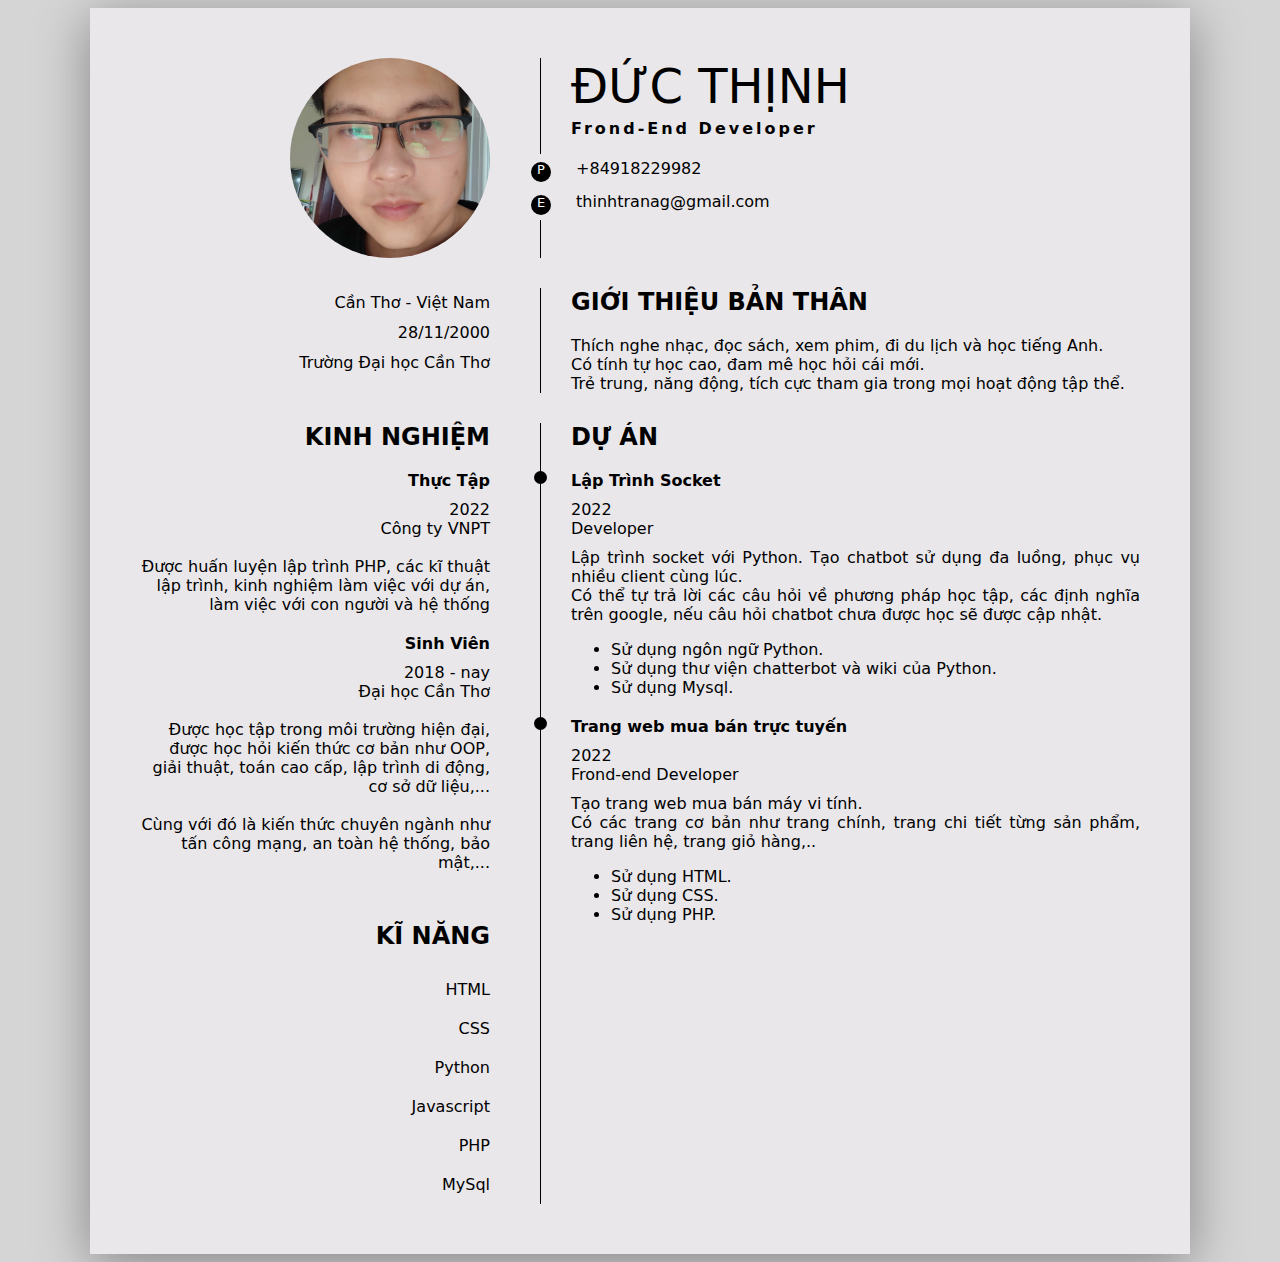
<file: CV_THINH/cv.html>
<!DOCTYPE html>
    <html lang="en">
    <head>
        <meta charset="UTF-8">
        <meta http-equiv="X-UA-Compatible" content="IE=edge">
        <meta name="viewport" content="width=device-width, initial-scale=1.0">
        <title>Document</title>
        <link rel="stylesheet" href="css/style.css">
       
    </head>
    <body>
        <div class="container">
           <div class="avatar">
            <img src="./img/thinh.jpg" alt="avatar">
           </div>
           <div class="name">
                <h1>ĐỨC THỊNH</h1>
                <div class="specialize">Frond-End Developer</div>
                <ul class="contact">
                    <li>
                        <span>P</span> +84918229982
                    </li>
                    <li>
                        <span>E</span> thinhtranag@gmail.com
                    </li>
                </ul>
           </div>
           <div class="info">
                <ul>
                    <li>Cần Thơ - Việt Nam</li>
                    <li>28/11/2000</li>
                    <li>Trường Đại học Cần Thơ</li>
                </ul>
           </div>
           <div class="intro">
            <h2>GIỚI THIỆU BẢN THÂN</h2>
            Thích nghe nhạc, đọc sách, xem phim, đi du lịch và học tiếng Anh.<br>
            Có tính tự học cao, đam mê học hỏi cái mới.<br>
            Trẻ trung, năng động, tích cực tham gia trong mọi hoạt động tập thể.

           </div>
           <div class="experience">
            <h2>KINH NGHIỆM</h2>
    
            <div class="item">
                <h4>Thực Tập</h4>
                <div class="time">
                   <span>2022</span><br>
                   <span>Công ty VNPT</span>
                </div>
                <div class="des">
                    <br>Được huấn luyện lập trình PHP, các kĩ thuật lập trình, kinh nghiệm làm việc với dự án, làm việc với con người và hệ thống
                </div>
            </div>
    
                <div class="item">
                    <h4>Sinh Viên</h4>
                    <div class="time">
                       <span>2018 - nay</span><br>
                       <span>Đại học Cần Thơ</span>
                    </div>
                    <div class="des">
                    <br>Được học tập trong môi trường hiện đại, được học hỏi kiến thức cơ bản như OOP, giải thuật, toán cao cấp, 
                        lập trình di động, cơ sở dữ liệu,...<br><br>
                        Cùng với đó là kiến thức chuyên ngành như tấn công mạng, an toàn hệ thống, bảo mật,...
                    </div>
                </div>
                <h2 class="skills">
                    KĨ NĂNG
                </h2>
                <ul>
                    <li>HTML</li>
                    <li>CSS</li>
                    <li>Python</li>
                    <li>Javascript</li>
                    <li>PHP</li>
                    <li>MySql</li>
                </ul>
    
           </div>
           <div class="project">
            <h2>DỰ ÁN</h2>
            <div class="item">
                <h4>Lập Trình Socket</h4>
                <div class="time">
                    2022
                </div>
                <div class="location">
                    Developer
                </div>
                <div class="des">
                    Lập trình socket với Python. Tạo chatbot sử dụng đa luồng, phục vụ nhiều client cùng lúc.<br>
                    Có thể tự trả lời các câu hỏi về phương pháp học tập, các định nghĩa trên google, 
                    nếu câu hỏi chatbot chưa được học sẽ được cập nhật.
                    <ul>
                        <li>Sử dụng ngôn ngữ Python.</li>
                        <li>Sử dụng thư viện chatterbot và wiki của Python.</li>
                        <li>Sử dụng Mysql.</li>
                    </ul>
                </div>
            </div>
    
            <div class="item">
                <h4>Trang web mua bán trực tuyến</h4>
                <div class="time">
                    2022
                </div>
                <div class="location">
                    Frond-end Developer
                </div>
                <div class="des">
                    Tạo trang web mua bán máy vi tính.<br>
                    Có các trang cơ bản như trang chính, trang chi tiết từng sản phẩm, trang liên hệ, trang giỏ hàng,..<br>
                    <ul>
                        <li>Sử dụng HTML.</li>
                        <li>Sử dụng CSS.</li>
                        <li>Sử dụng PHP.</li>
                    </ul>
                </div>
            </div>
           </div>
        </div>
        
    </body>
    </html>
</file>
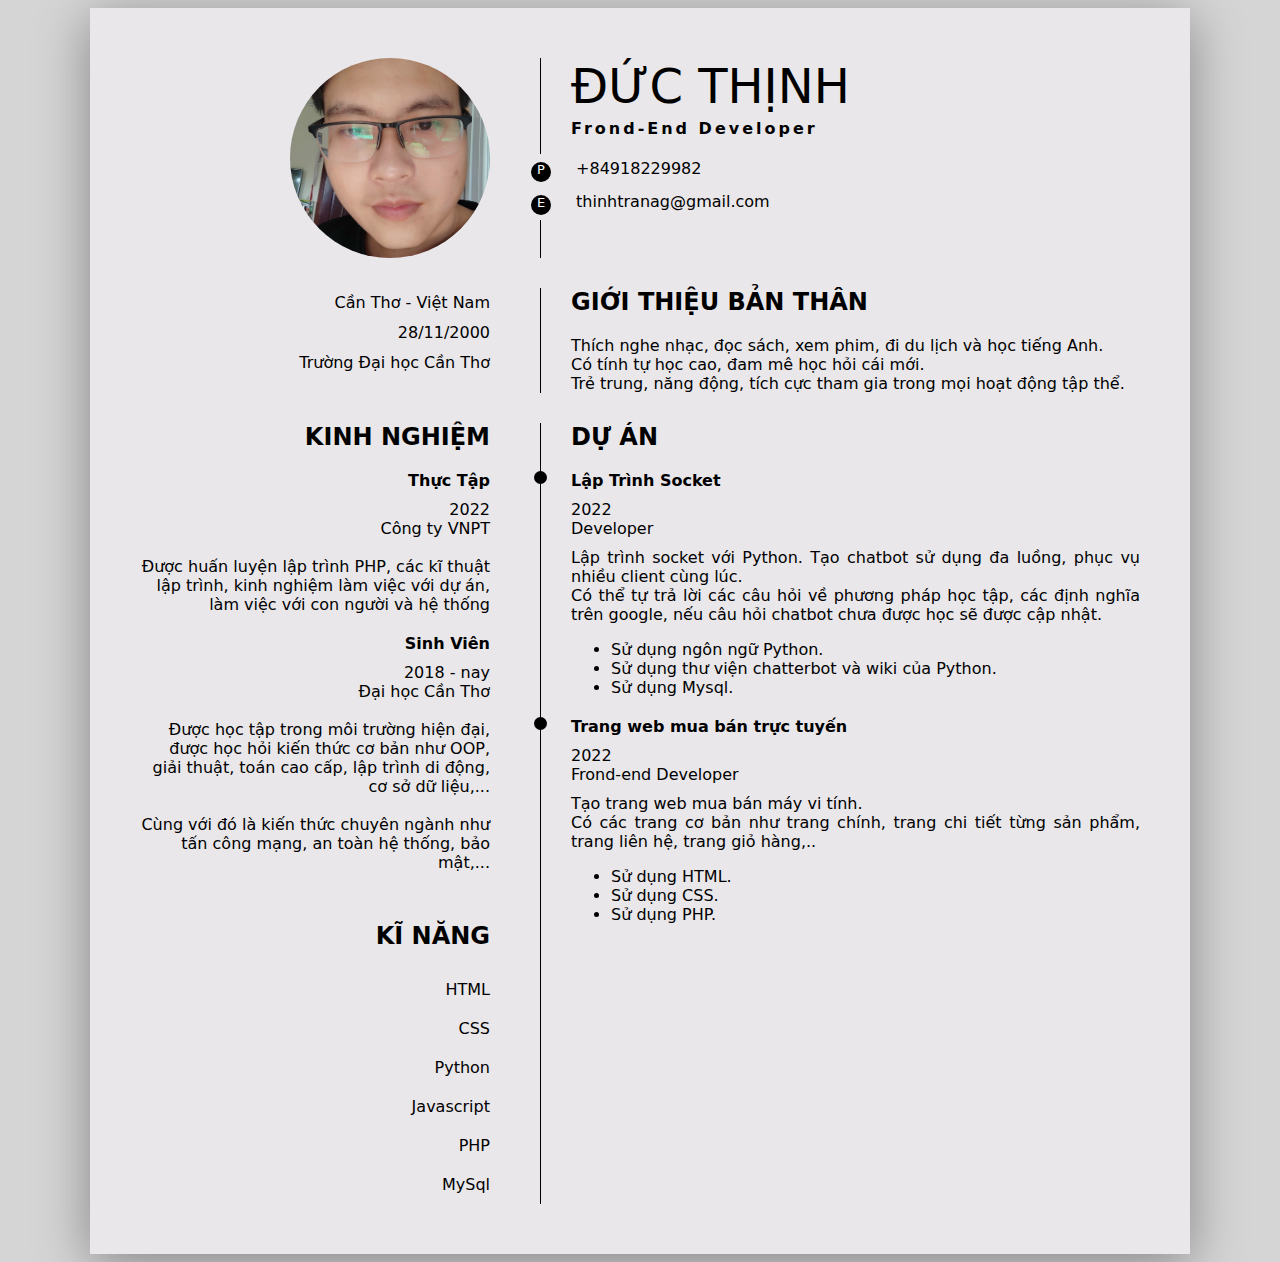
<file: cv/CV_THINH/cv.html>
<!DOCTYPE html>
    <html lang="en">
    <head>
        <meta charset="UTF-8">
        <meta http-equiv="X-UA-Compatible" content="IE=edge">
        <meta name="viewport" content="width=device-width, initial-scale=1.0">
        <title>Document</title>
        <link rel="stylesheet" href="css/style.css">
       
    </head>
    <body>
        <div class="container">
           <div class="avatar">
            <img src="/img/thinh.jpg" alt="avatar">
           </div>
           <div class="name">
                <h1>ĐỨC THỊNH</h1>
                <div class="specialize">Frond-End Developer</div>
                <ul class="contact">
                    <li>
                        <span>P</span> +84918229982
                    </li>
                    <li>
                        <span>E</span> thinhtranag@gmail.com
                    </li>
                </ul>
           </div>
           <div class="info">
                <ul>
                    <li>Cần Thơ - Việt Nam</li>
                    <li>28/11/2000</li>
                    <li>Trường Đại học Cần Thơ</li>
                </ul>
           </div>
           <div class="intro">
            <h2>GIỚI THIỆU BẢN THÂN</h2>
            Thích nghe nhạc, đọc sách, xem phim, đi du lịch và học tiếng Anh.<br>
            Có tính tự học cao, đam mê học hỏi cái mới.<br>
            Trẻ trung, năng động, tích cực tham gia trong mọi hoạt động tập thể.

           </div>
           <div class="experience">
            <h2>KINH NGHIỆM</h2>
    
            <div class="item">
                <h4>Thực Tập</h4>
                <div class="time">
                   <span>2022</span><br>
                   <span>Công ty VNPT</span>
                </div>
                <div class="des">
                    <br>Được huấn luyện lập trình PHP, các kĩ thuật lập trình, kinh nghiệm làm việc với dự án, làm việc với con người và hệ thống
                </div>
            </div>
    
                <div class="item">
                    <h4>Sinh Viên</h4>
                    <div class="time">
                       <span>2018 - nay</span><br>
                       <span>Đại học Cần Thơ</span>
                    </div>
                    <div class="des">
                    <br>Được học tập trong môi trường hiện đại, được học hỏi kiến thức cơ bản như OOP, giải thuật, toán cao cấp, 
                        lập trình di động, cơ sở dữ liệu,...<br><br>
                        Cùng với đó là kiến thức chuyên ngành như tấn công mạng, an toàn hệ thống, bảo mật,...
                    </div>
                </div>
                <h2 class="skills">
                    KĨ NĂNG
                </h2>
                <ul>
                    <li>HTML</li>
                    <li>CSS</li>
                    <li>Python</li>
                    <li>Javascript</li>
                    <li>PHP</li>
                    <li>MySql</li>
                </ul>
    
           </div>
           <div class="project">
            <h2>DỰ ÁN</h2>
            <div class="item">
                <h4>Lập Trình Socket</h4>
                <div class="time">
                    2022
                </div>
                <div class="location">
                    Developer
                </div>
                <div class="des">
                    Lập trình socket với Python. Tạo chatbot sử dụng đa luồng, phục vụ nhiều client cùng lúc.<br>
                    Có thể tự trả lời các câu hỏi về phương pháp học tập, các định nghĩa trên google, 
                    nếu câu hỏi chatbot chưa được học sẽ được cập nhật.
                    <ul>
                        <li>Sử dụng ngôn ngữ Python.</li>
                        <li>Sử dụng thư viện chatterbot và wiki của Python.</li>
                        <li>Sử dụng Mysql.</li>
                    </ul>
                </div>
            </div>
    
            <div class="item">
                <h4>Trang web mua bán trực tuyến</h4>
                <div class="time">
                    2022
                </div>
                <div class="location">
                    Frond-end Developer
                </div>
                <div class="des">
                    Tạo trang web mua bán máy vi tính.<br>
                    Có các trang cơ bản như trang chính, trang chi tiết từng sản phẩm, trang liên hệ, trang giỏ hàng,..<br>
                    <ul>
                        <li>Sử dụng HTML.</li>
                        <li>Sử dụng CSS.</li>
                        <li>Sử dụng PHP.</li>
                    </ul>
                </div>
            </div>
           </div>
        </div>
        
    </body>
    </html>
</file>
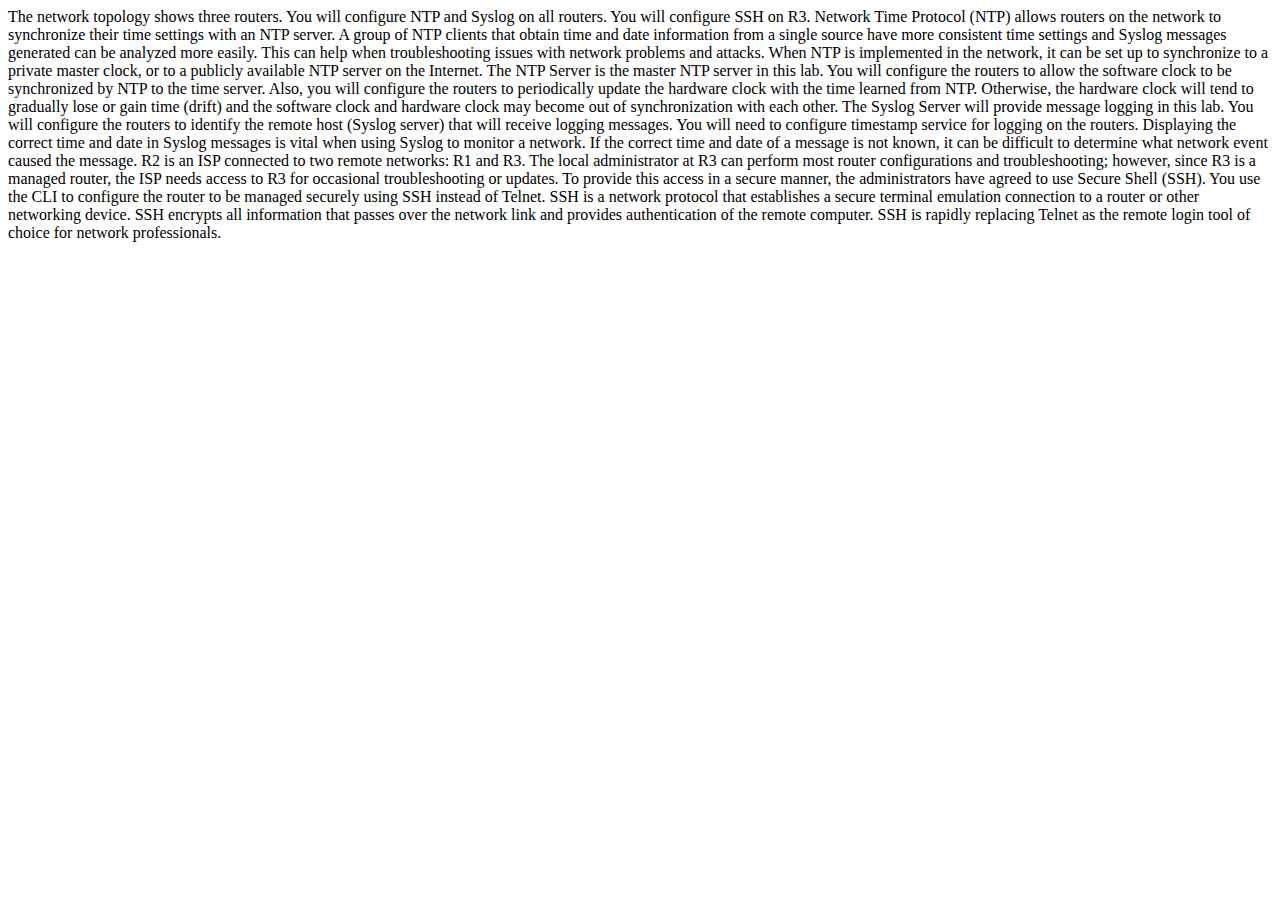
<file: CV_LAM/right-resume_free_1-2-0/css/Untitled-1.html>
<!DOCTYPE html>
<html lang="en">
<head>
    <meta charset="UTF-8">
    <meta http-equiv="X-UA-Compatible" content="IE=edge">
    <meta name="viewport" content="width=device-width, initial-scale=1.0">
    <title>Document</title>
</head>
<body>
    The network topology shows three routers. You will configure NTP and Syslog on all routers. You will configure SSH on R3.

Network Time Protocol (NTP) allows routers on the network to synchronize their time settings with an NTP server. A group of NTP clients that obtain time and date information from a single source have more consistent time settings and Syslog messages generated can be analyzed more easily. This can help when troubleshooting issues with network problems and attacks. When NTP is implemented in the network, it can be set up to synchronize to a private master clock, or to a publicly available NTP server on the Internet.

The NTP Server is the master NTP server in this lab. You will configure the routers to allow the software clock to be synchronized by NTP to the time server. Also, you will configure the routers to periodically update the hardware clock with the time learned from NTP. Otherwise, the hardware clock will tend to gradually lose or gain time (drift) and the software clock and hardware clock may become out of synchronization with each other.

The Syslog Server will provide message logging in this lab. You will configure the routers to identify the remote host (Syslog server) that will receive logging messages.

You will need to configure timestamp service for logging on the routers. Displaying the correct time and date in Syslog messages is vital when using Syslog to monitor a network. If the correct time and date of a message is not known, it can be difficult to determine what network event caused the message.

R2 is an ISP connected to two remote networks: R1 and R3. The local administrator at R3 can perform most router configurations and troubleshooting; however, since R3 is a managed router, the ISP needs access to R3 for occasional troubleshooting or updates. To provide this access in a secure manner, the administrators have agreed to use Secure Shell (SSH).

You use the CLI to configure the router to be managed securely using SSH instead of Telnet. SSH is a network protocol that establishes a secure terminal emulation connection to a router or other networking device. SSH encrypts all information that passes over the network link and provides authentication of the remote computer. SSH is rapidly replacing Telnet as the remote login tool of choice for network professionals.
</body>
</html>
</file>
<file: CV_THU/font-icon/themify-icons-font/themify-icons/themify-icons.css>
@font-face {
	font-family: 'themify';
	src:url('fonts/themify.eot?-fvbane');
	src:url('fonts/themify.eot?#iefix-fvbane') format('embedded-opentype'),
		url('fonts/themify.woff?-fvbane') format('woff'),
		url('fonts/themify.ttf?-fvbane') format('truetype'),
		url('fonts/themify.svg?-fvbane#themify') format('svg');
	font-weight: normal;
	font-style: normal;
}

[class^="ti-"], [class*=" ti-"] {
	font-family: 'themify';
	speak: none;
	font-style: normal;
	font-weight: normal;
	font-variant: normal;
	text-transform: none;
	line-height: 1;

	/* Better Font Rendering =========== */
	-webkit-font-smoothing: antialiased;
	-moz-osx-font-smoothing: grayscale;
}

.ti-wand:before {
	content: "\e600";
}
.ti-volume:before {
	content: "\e601";
}
.ti-user:before {
	content: "\e602";
}
.ti-unlock:before {
	content: "\e603";
}
.ti-unlink:before {
	content: "\e604";
}
.ti-trash:before {
	content: "\e605";
}
.ti-thought:before {
	content: "\e606";
}
.ti-target:before {
	content: "\e607";
}
.ti-tag:before {
	content: "\e608";
}
.ti-tablet:before {
	content: "\e609";
}
.ti-star:before {
	content: "\e60a";
}
.ti-spray:before {
	content: "\e60b";
}
.ti-signal:before {
	content: "\e60c";
}
.ti-shopping-cart:before {
	content: "\e60d";
}
.ti-shopping-cart-full:before {
	content: "\e60e";
}
.ti-settings:before {
	content: "\e60f";
}
.ti-search:before {
	content: "\e610";
}
.ti-zoom-in:before {
	content: "\e611";
}
.ti-zoom-out:before {
	content: "\e612";
}
.ti-cut:before {
	content: "\e613";
}
.ti-ruler:before {
	content: "\e614";
}
.ti-ruler-pencil:before {
	content: "\e615";
}
.ti-ruler-alt:before {
	content: "\e616";
}
.ti-bookmark:before {
	content: "\e617";
}
.ti-bookmark-alt:before {
	content: "\e618";
}
.ti-reload:before {
	content: "\e619";
}
.ti-plus:before {
	content: "\e61a";
}
.ti-pin:before {
	content: "\e61b";
}
.ti-pencil:before {
	content: "\e61c";
}
.ti-pencil-alt:before {
	content: "\e61d";
}
.ti-paint-roller:before {
	content: "\e61e";
}
.ti-paint-bucket:before {
	content: "\e61f";
}
.ti-na:before {
	content: "\e620";
}
.ti-mobile:before {
	content: "\e621";
}
.ti-minus:before {
	content: "\e622";
}
.ti-medall:before {
	content: "\e623";
}
.ti-medall-alt:before {
	content: "\e624";
}
.ti-marker:before {
	content: "\e625";
}
.ti-marker-alt:before {
	content: "\e626";
}
.ti-arrow-up:before {
	content: "\e627";
}
.ti-arrow-right:before {
	content: "\e628";
}
.ti-arrow-left:before {
	content: "\e629";
}
.ti-arrow-down:before {
	content: "\e62a";
}
.ti-lock:before {
	content: "\e62b";
}
.ti-location-arrow:before {
	content: "\e62c";
}
.ti-link:before {
	content: "\e62d";
}
.ti-layout:before {
	content: "\e62e";
}
.ti-layers:before {
	content: "\e62f";
}
.ti-layers-alt:before {
	content: "\e630";
}
.ti-key:before {
	content: "\e631";
}
.ti-import:before {
	content: "\e632";
}
.ti-image:before {
	content: "\e633";
}
.ti-heart:before {
	content: "\e634";
}
.ti-heart-broken:before {
	content: "\e635";
}
.ti-hand-stop:before {
	content: "\e636";
}
.ti-hand-open:before {
	content: "\e637";
}
.ti-hand-drag:before {
	content: "\e638";
}
.ti-folder:before {
	content: "\e639";
}
.ti-flag:before {
	content: "\e63a";
}
.ti-flag-alt:before {
	content: "\e63b";
}
.ti-flag-alt-2:before {
	content: "\e63c";
}
.ti-eye:before {
	content: "\e63d";
}
.ti-export:before {
	content: "\e63e";
}
.ti-exchange-vertical:before {
	content: "\e63f";
}
.ti-desktop:before {
	content: "\e640";
}
.ti-cup:before {
	content: "\e641";
}
.ti-crown:before {
	content: "\e642";
}
.ti-comments:before {
	content: "\e643";
}
.ti-comment:before {
	content: "\e644";
}
.ti-comment-alt:before {
	content: "\e645";
}
.ti-close:before {
	content: "\e646";
}
.ti-clip:before {
	content: "\e647";
}
.ti-angle-up:before {
	content: "\e648";
}
.ti-angle-right:before {
	content: "\e649";
}
.ti-angle-left:before {
	content: "\e64a";
}
.ti-angle-down:before {
	content: "\e64b";
}
.ti-check:before {
	content: "\e64c";
}
.ti-check-box:before {
	content: "\e64d";
}
.ti-camera:before {
	content: "\e64e";
}
.ti-announcement:before {
	content: "\e64f";
}
.ti-brush:before {
	content: "\e650";
}
.ti-briefcase:before {
	content: "\e651";
}
.ti-bolt:before {
	content: "\e652";
}
.ti-bolt-alt:before {
	content: "\e653";
}
.ti-blackboard:before {
	content: "\e654";
}
.ti-bag:before {
	content: "\e655";
}
.ti-move:before {
	content: "\e656";
}
.ti-arrows-vertical:before {
	content: "\e657";
}
.ti-arrows-horizontal:before {
	content: "\e658";
}
.ti-fullscreen:before {
	content: "\e659";
}
.ti-arrow-top-right:before {
	content: "\e65a";
}
.ti-arrow-top-left:before {
	content: "\e65b";
}
.ti-arrow-circle-up:before {
	content: "\e65c";
}
.ti-arrow-circle-right:before {
	content: "\e65d";
}
.ti-arrow-circle-left:before {
	content: "\e65e";
}
.ti-arrow-circle-down:before {
	content: "\e65f";
}
.ti-angle-double-up:before {
	content: "\e660";
}
.ti-angle-double-right:before {
	content: "\e661";
}
.ti-angle-double-left:before {
	content: "\e662";
}
.ti-angle-double-down:before {
	content: "\e663";
}
.ti-zip:before {
	content: "\e664";
}
.ti-world:before {
	content: "\e665";
}
.ti-wheelchair:before {
	content: "\e666";
}
.ti-view-list:before {
	content: "\e667";
}
.ti-view-list-alt:before {
	content: "\e668";
}
.ti-view-grid:before {
	content: "\e669";
}
.ti-uppercase:before {
	content: "\e66a";
}
.ti-upload:before {
	content: "\e66b";
}
.ti-underline:before {
	content: "\e66c";
}
.ti-truck:before {
	content: "\e66d";
}
.ti-timer:before {
	content: "\e66e";
}
.ti-ticket:before {
	content: "\e66f";
}
.ti-thumb-up:before {
	content: "\e670";
}
.ti-thumb-down:before {
	content: "\e671";
}
.ti-text:before {
	content: "\e672";
}
.ti-stats-up:before {
	content: "\e673";
}
.ti-stats-down:before {
	content: "\e674";
}
.ti-split-v:before {
	content: "\e675";
}
.ti-split-h:before {
	content: "\e676";
}
.ti-smallcap:before {
	content: "\e677";
}
.ti-shine:before {
	content: "\e678";
}
.ti-shift-right:before {
	content: "\e679";
}
.ti-shift-left:before {
	content: "\e67a";
}
.ti-shield:before {
	content: "\e67b";
}
.ti-notepad:before {
	content: "\e67c";
}
.ti-server:before {
	content: "\e67d";
}
.ti-quote-right:before {
	content: "\e67e";
}
.ti-quote-left:before {
	content: "\e67f";
}
.ti-pulse:before {
	content: "\e680";
}
.ti-printer:before {
	content: "\e681";
}
.ti-power-off:before {
	content: "\e682";
}
.ti-plug:before {
	content: "\e683";
}
.ti-pie-chart:before {
	content: "\e684";
}
.ti-paragraph:before {
	content: "\e685";
}
.ti-panel:before {
	content: "\e686";
}
.ti-package:before {
	content: "\e687";
}
.ti-music:before {
	content: "\e688";
}
.ti-music-alt:before {
	content: "\e689";
}
.ti-mouse:before {
	content: "\e68a";
}
.ti-mouse-alt:before {
	content: "\e68b";
}
.ti-money:before {
	content: "\e68c";
}
.ti-microphone:before {
	content: "\e68d";
}
.ti-menu:before {
	content: "\e68e";
}
.ti-menu-alt:before {
	content: "\e68f";
}
.ti-map:before {
	content: "\e690";
}
.ti-map-alt:before {
	content: "\e691";
}
.ti-loop:before {
	content: "\e692";
}
.ti-location-pin:before {
	content: "\e693";
}
.ti-list:before {
	content: "\e694";
}
.ti-light-bulb:before {
	content: "\e695";
}
.ti-Italic:before {
	content: "\e696";
}
.ti-info:before {
	content: "\e697";
}
.ti-infinite:before {
	content: "\e698";
}
.ti-id-badge:before {
	content: "\e699";
}
.ti-hummer:before {
	content: "\e69a";
}
.ti-home:before {
	content: "\e69b";
}
.ti-help:before {
	content: "\e69c";
}
.ti-headphone:before {
	content: "\e69d";
}
.ti-harddrives:before {
	content: "\e69e";
}
.ti-harddrive:before {
	content: "\e69f";
}
.ti-gift:before {
	content: "\e6a0";
}
.ti-game:before {
	content: "\e6a1";
}
.ti-filter:before {
	content: "\e6a2";
}
.ti-files:before {
	content: "\e6a3";
}
.ti-file:before {
	content: "\e6a4";
}
.ti-eraser:before {
	content: "\e6a5";
}
.ti-envelope:before {
	content: "\e6a6";
}
.ti-download:before {
	content: "\e6a7";
}
.ti-direction:before {
	content: "\e6a8";
}
.ti-direction-alt:before {
	content: "\e6a9";
}
.ti-dashboard:before {
	content: "\e6aa";
}
.ti-control-stop:before {
	content: "\e6ab";
}
.ti-control-shuffle:before {
	content: "\e6ac";
}
.ti-control-play:before {
	content: "\e6ad";
}
.ti-control-pause:before {
	content: "\e6ae";
}
.ti-control-forward:before {
	content: "\e6af";
}
.ti-control-backward:before {
	content: "\e6b0";
}
.ti-cloud:before {
	content: "\e6b1";
}
.ti-cloud-up:before {
	content: "\e6b2";
}
.ti-cloud-down:before {
	content: "\e6b3";
}
.ti-clipboard:before {
	content: "\e6b4";
}
.ti-car:before {
	content: "\e6b5";
}
.ti-calendar:before {
	content: "\e6b6";
}
.ti-book:before {
	content: "\e6b7";
}
.ti-bell:before {
	content: "\e6b8";
}
.ti-basketball:before {
	content: "\e6b9";
}
.ti-bar-chart:before {
	content: "\e6ba";
}
.ti-bar-chart-alt:before {
	content: "\e6bb";
}
.ti-back-right:before {
	content: "\e6bc";
}
.ti-back-left:before {
	content: "\e6bd";
}
.ti-arrows-corner:before {
	content: "\e6be";
}
.ti-archive:before {
	content: "\e6bf";
}
.ti-anchor:before {
	content: "\e6c0";
}
.ti-align-right:before {
	content: "\e6c1";
}
.ti-align-left:before {
	content: "\e6c2";
}
.ti-align-justify:before {
	content: "\e6c3";
}
.ti-align-center:before {
	content: "\e6c4";
}
.ti-alert:before {
	content: "\e6c5";
}
.ti-alarm-clock:before {
	content: "\e6c6";
}
.ti-agenda:before {
	content: "\e6c7";
}
.ti-write:before {
	content: "\e6c8";
}
.ti-window:before {
	content: "\e6c9";
}
.ti-widgetized:before {
	content: "\e6ca";
}
.ti-widget:before {
	content: "\e6cb";
}
.ti-widget-alt:before {
	content: "\e6cc";
}
.ti-wallet:before {
	content: "\e6cd";
}
.ti-video-clapper:before {
	content: "\e6ce";
}
.ti-video-camera:before {
	content: "\e6cf";
}
.ti-vector:before {
	content: "\e6d0";
}
.ti-themify-logo:before {
	content: "\e6d1";
}
.ti-themify-favicon:before {
	content: "\e6d2";
}
.ti-themify-favicon-alt:before {
	content: "\e6d3";
}
.ti-support:before {
	content: "\e6d4";
}
.ti-stamp:before {
	content: "\e6d5";
}
.ti-split-v-alt:before {
	content: "\e6d6";
}
.ti-slice:before {
	content: "\e6d7";
}
.ti-shortcode:before {
	content: "\e6d8";
}
.ti-shift-right-alt:before {
	content: "\e6d9";
}
.ti-shift-left-alt:before {
	content: "\e6da";
}
.ti-ruler-alt-2:before {
	content: "\e6db";
}
.ti-receipt:before {
	content: "\e6dc";
}
.ti-pin2:before {
	content: "\e6dd";
}
.ti-pin-alt:before {
	content: "\e6de";
}
.ti-pencil-alt2:before {
	content: "\e6df";
}
.ti-palette:before {
	content: "\e6e0";
}
.ti-more:before {
	content: "\e6e1";
}
.ti-more-alt:before {
	content: "\e6e2";
}
.ti-microphone-alt:before {
	content: "\e6e3";
}
.ti-magnet:before {
	content: "\e6e4";
}
.ti-line-double:before {
	content: "\e6e5";
}
.ti-line-dotted:before {
	content: "\e6e6";
}
.ti-line-dashed:before {
	content: "\e6e7";
}
.ti-layout-width-full:before {
	content: "\e6e8";
}
.ti-layout-width-default:before {
	content: "\e6e9";
}
.ti-layout-width-default-alt:before {
	content: "\e6ea";
}
.ti-layout-tab:before {
	content: "\e6eb";
}
.ti-layout-tab-window:before {
	content: "\e6ec";
}
.ti-layout-tab-v:before {
	content: "\e6ed";
}
.ti-layout-tab-min:before {
	content: "\e6ee";
}
.ti-layout-slider:before {
	content: "\e6ef";
}
.ti-layout-slider-alt:before {
	content: "\e6f0";
}
.ti-layout-sidebar-right:before {
	content: "\e6f1";
}
.ti-layout-sidebar-none:before {
	content: "\e6f2";
}
.ti-layout-sidebar-left:before {
	content: "\e6f3";
}
.ti-layout-placeholder:before {
	content: "\e6f4";
}
.ti-layout-menu:before {
	content: "\e6f5";
}
.ti-layout-menu-v:before {
	content: "\e6f6";
}
.ti-layout-menu-separated:before {
	content: "\e6f7";
}
.ti-layout-menu-full:before {
	content: "\e6f8";
}
.ti-layout-media-right-alt:before {
	content: "\e6f9";
}
.ti-layout-media-right:before {
	content: "\e6fa";
}
.ti-layout-media-overlay:before {
	content: "\e6fb";
}
.ti-layout-media-overlay-alt:before {
	content: "\e6fc";
}
.ti-layout-media-overlay-alt-2:before {
	content: "\e6fd";
}
.ti-layout-media-left-alt:before {
	content: "\e6fe";
}
.ti-layout-media-left:before {
	content: "\e6ff";
}
.ti-layout-media-center-alt:before {
	content: "\e700";
}
.ti-layout-media-center:before {
	content: "\e701";
}
.ti-layout-list-thumb:before {
	content: "\e702";
}
.ti-layout-list-thumb-alt:before {
	content: "\e703";
}
.ti-layout-list-post:before {
	content: "\e704";
}
.ti-layout-list-large-image:before {
	content: "\e705";
}
.ti-layout-line-solid:before {
	content: "\e706";
}
.ti-layout-grid4:before {
	content: "\e707";
}
.ti-layout-grid3:before {
	content: "\e708";
}
.ti-layout-grid2:before {
	content: "\e709";
}
.ti-layout-grid2-thumb:before {
	content: "\e70a";
}
.ti-layout-cta-right:before {
	content: "\e70b";
}
.ti-layout-cta-left:before {
	content: "\e70c";
}
.ti-layout-cta-center:before {
	content: "\e70d";
}
.ti-layout-cta-btn-right:before {
	content: "\e70e";
}
.ti-layout-cta-btn-left:before {
	content: "\e70f";
}
.ti-layout-column4:before {
	content: "\e710";
}
.ti-layout-column3:before {
	content: "\e711";
}
.ti-layout-column2:before {
	content: "\e712";
}
.ti-layout-accordion-separated:before {
	content: "\e713";
}
.ti-layout-accordion-merged:before {
	content: "\e714";
}
.ti-layout-accordion-list:before {
	content: "\e715";
}
.ti-ink-pen:before {
	content: "\e716";
}
.ti-info-alt:before {
	content: "\e717";
}
.ti-help-alt:before {
	content: "\e718";
}
.ti-headphone-alt:before {
	content: "\e719";
}
.ti-hand-point-up:before {
	content: "\e71a";
}
.ti-hand-point-right:before {
	content: "\e71b";
}
.ti-hand-point-left:before {
	content: "\e71c";
}
.ti-hand-point-down:before {
	content: "\e71d";
}
.ti-gallery:before {
	content: "\e71e";
}
.ti-face-smile:before {
	content: "\e71f";
}
.ti-face-sad:before {
	content: "\e720";
}
.ti-credit-card:before {
	content: "\e721";
}
.ti-control-skip-forward:before {
	content: "\e722";
}
.ti-control-skip-backward:before {
	content: "\e723";
}
.ti-control-record:before {
	content: "\e724";
}
.ti-control-eject:before {
	content: "\e725";
}
.ti-comments-smiley:before {
	content: "\e726";
}
.ti-brush-alt:before {
	content: "\e727";
}
.ti-youtube:before {
	content: "\e728";
}
.ti-vimeo:before {
	content: "\e729";
}
.ti-twitter:before {
	content: "\e72a";
}
.ti-time:before {
	content: "\e72b";
}
.ti-tumblr:before {
	content: "\e72c";
}
.ti-skype:before {
	content: "\e72d";
}
.ti-share:before {
	content: "\e72e";
}
.ti-share-alt:before {
	content: "\e72f";
}
.ti-rocket:before {
	content: "\e730";
}
.ti-pinterest:before {
	content: "\e731";
}
.ti-new-window:before {
	content: "\e732";
}
.ti-microsoft:before {
	content: "\e733";
}
.ti-list-ol:before {
	content: "\e734";
}
.ti-linkedin:before {
	content: "\e735";
}
.ti-layout-sidebar-2:before {
	content: "\e736";
}
.ti-layout-grid4-alt:before {
	content: "\e737";
}
.ti-layout-grid3-alt:before {
	content: "\e738";
}
.ti-layout-grid2-alt:before {
	content: "\e739";
}
.ti-layout-column4-alt:before {
	content: "\e73a";
}
.ti-layout-column3-alt:before {
	content: "\e73b";
}
.ti-layout-column2-alt:before {
	content: "\e73c";
}
.ti-instagram:before {
	content: "\e73d";
}
.ti-google:before {
	content: "\e73e";
}
.ti-github:before {
	content: "\e73f";
}
.ti-flickr:before {
	content: "\e740";
}
.ti-facebook:before {
	content: "\e741";
}
.ti-dropbox:before {
	content: "\e742";
}
.ti-dribbble:before {
	content: "\e743";
}
.ti-apple:before {
	content: "\e744";
}
.ti-android:before {
	content: "\e745";
}
.ti-save:before {
	content: "\e746";
}
.ti-save-alt:before {
	content: "\e747";
}
.ti-yahoo:before {
	content: "\e748";
}
.ti-wordpress:before {
	content: "\e749";
}
.ti-vimeo-alt:before {
	content: "\e74a";
}
.ti-twitter-alt:before {
	content: "\e74b";
}
.ti-tumblr-alt:before {
	content: "\e74c";
}
.ti-trello:before {
	content: "\e74d";
}
.ti-stack-overflow:before {
	content: "\e74e";
}
.ti-soundcloud:before {
	content: "\e74f";
}
.ti-sharethis:before {
	content: "\e750";
}
.ti-sharethis-alt:before {
	content: "\e751";
}
.ti-reddit:before {
	content: "\e752";
}
.ti-pinterest-alt:before {
	content: "\e753";
}
.ti-microsoft-alt:before {
	content: "\e754";
}
.ti-linux:before {
	content: "\e755";
}
.ti-jsfiddle:before {
	content: "\e756";
}
.ti-joomla:before {
	content: "\e757";
}
.ti-html5:before {
	content: "\e758";
}
.ti-flickr-alt:before {
	content: "\e759";
}
.ti-email:before {
	content: "\e75a";
}
.ti-drupal:before {
	content: "\e75b";
}
.ti-dropbox-alt:before {
	content: "\e75c";
}
.ti-css3:before {
	content: "\e75d";
}
.ti-rss:before {
	content: "\e75e";
}
.ti-rss-alt:before {
	content: "\e75f";
}
</file>
<file: CV_THU/style.css>
*{
    box-sizing: border-box;
    margin: 0px 5px;
    padding: 0;
}

.overview{
    width: 100%;
}

.columns{
    float: left;
    padding-left:  8px;
    padding-right: 8px;
}
.one-four{
    width: 30%;
    /* background-color: #ebf7d5; */
    background: linear-gradient(#ebf7d5, white);    
}

.third-four{
    width: 67%;
}

/* -------------- khung ben trai ------------- */
.background{
    text-align: center;
}

.seo-phi{
    background-size: contain;
    width: 30%;
    border: 2px solid #034303;
    margin: 3px 0 10px 1px;
}

.name{
    font-size: 2rem;
    /* width: 60%; */
    display: flex;
    flex-wrap: wrap;
    padding: 10px 5px;
    text-align: center;
}

.intro{
    text-align: center;
}

.one-item{
    font-size: 1.5rem;
    border-bottom: 2px solid #006400;
    padding: 5px 10px;
}

.about{
    float: left;
}

.text{
    font-weight: 400;
    font-size: 1.1rem;
}

.list{
    padding-left: 10px;
}

.list-cont{
    margin: 0;
    padding: 0;
}
.cont{
    margin: 0;
    padding: 0;
    list-style: none;
}
/*  ---------------- khung ben phai ----------- */

.ticker{
    position: relative;
}

.title{
    margin: 10px 0px 0px;
    position: relative;
    background: #034303;
    color: aliceblue;
    font-weight: 400;
    font-size: 1.7rem;
    padding-left: 40px;
    line-height: 38px;
}

.add{
    font-weight: 600;
    font-size: 1.4rem;
    padding: 8px 10px;
}
.list-product{
    font-size: 1rem;
    padding-left: 30px;
}
.text-intro{
    font-size: 1.1rem;
    padding: 5px 30px 0;
}

.stick{
    position: absolute;
    margin: 0;
    padding: 0;
    width: 0;
    height: 0;
    border-right: 20px solid #147114;
    border-bottom: 10px solid transparent;
}
</file>
<file: CV_LAM/right-resume_free_1-2-0/css/main.css>
/* Buttons */
/* Inputs */
/* Timeline custom component */
.timeline {
  border-left: 2px solid #E6E9ED;
  padding: 1rem 0; }

.timeline-card {
  position: relative;
  margin-left: 31px;
  border-left: 2px solid;
  margin-bottom: 2rem; }

.timeline-card:last-child {
  margin-bottom: 1rem; }

.timeline-card:before {
  content: '';
  display: inline-block;
  position: absolute;
  background-color: #fff;
  border-radius: 10px;
  width: 12px;
  height: 12px;
  top: 20px;
  left: -41px;
  border: 2px solid;
  z-index: 2; }

.timeline-card:after {
  content: '';
  display: inline-block;
  position: absolute;
  background-color: currentColor;
  width: 29px;
  height: 2px;
  top: 25px;
  left: -29px;
  z-index: 1; }

.timeline-card-primary {
  border-left-color: #4A89DC; }

.timeline-card-primary:before {
  border-color: #4A89DC; }

.timeline-card-primary:after {
  background-color: #4A89DC; }

.timeline-card-success {
  border-left-color: #37BC9B; }

.timeline-card-success:before {
  border-color: #37BC9B; }

.timeline-card-success:after {
  background-color: #37BC9B; }

html {
  scroll-behavior: smooth; }

.site-title {
  font-size: 2.25rem;
  line-height: 2.5rem; }

.nav-link {
  padding: 0;
  font-size: 1.25rem;
  line-height: 2.5rem;
  color: rgba(0, 0, 0, 0.5); }

.nav-link:hover,
.nav-link:focus,
.active .nav-link {
  color: rgba(0, 0, 0, 0.8); }

.nav-item + .nav-item {
  margin-left: 1rem; }

.cover {
  border-radius: 10px; }

.cover-bg {
  background-color: #4A89DC;
  background-image: url("data:image/svg+xml,%3Csvg xmlns='http://www.w3.org/2000/svg' width='100' height='100' viewBox='0 0 100 100'%3E%3Cg fill-rule='evenodd'%3E%3Cg fill='%23ffffff' fill-opacity='0.12'%3E%3Cpath opacity='.5' d='M96 [base64] 0v-9h-9v9h9zm-10 0v-9h-9v9h9zm-10 0v-9h-9v9h9zm-10 0v-9h-9v9h9zm-10 0v-9h-9v9h9zm-10 0v-9h-9v9h9zm-10 0v-9h-9v9h9zm-10 0v-9h-9v9h9zm-9-10h9v-9h-9v9zm10 0h9v-9h-9v9zm10 0h9v-9h-9v9zm10 0h9v-9h-9v9zm10 0h9v-9h-9v9zm10 0h9v-9h-9v9zm10 0h9v-9h-9v9zm10 0h9v-9h-9v9zm9-10v-9h-9v9h9zm-10 0v-9h-9v9h9zm-10 0v-9h-9v9h9zm-10 0v-9h-9v9h9zm-10 0v-9h-9v9h9zm-10 0v-9h-9v9h9zm-10 0v-9h-9v9h9zm-10 0v-9h-9v9h9zm-9-10h9v-9h-9v9zm10 0h9v-9h-9v9zm10 0h9v-9h-9v9zm10 0h9v-9h-9v9zm10 0h9v-9h-9v9zm10 0h9v-9h-9v9zm10 0h9v-9h-9v9zm10 0h9v-9h-9v9zm9-10v-9h-9v9h9zm-10 0v-9h-9v9h9zm-10 0v-9h-9v9h9zm-10 0v-9h-9v9h9zm-10 0v-9h-9v9h9zm-10 0v-9h-9v9h9zm-10 0v-9h-9v9h9zm-10 0v-9h-9v9h9zm-9-10h9v-9h-9v9zm10 0h9v-9h-9v9zm10 0h9v-9h-9v9zm10 0h9v-9h-9v9zm10 0h9v-9h-9v9zm10 0h9v-9h-9v9zm10 0h9v-9h-9v9zm10 0h9v-9h-9v9zm9-10v-9h-9v9h9zm-10 0v-9h-9v9h9zm-10 0v-9h-9v9h9zm-10 0v-9h-9v9h9zm-10 0v-9h-9v9h9zm-10 0v-9h-9v9h9zm-10 0v-9h-9v9h9zm-10 0v-9h-9v9h9zm-9-10h9v-9h-9v9zm10 0h9v-9h-9v9zm10 0h9v-9h-9v9zm10 0h9v-9h-9v9zm10 0h9v-9h-9v9zm10 0h9v-9h-9v9zm10 0h9v-9h-9v9zm10 0h9v-9h-9v9z'/%3E%3Cpath d='M6 5V0H5v5H0v1h5v94h1V6h94V5H6z'/%3E%3C/g%3E%3C/g%3E%3C/svg%3E");
  border-radius: 10px 10px 0 0; }

.avatar {
  max-width: 216px;
  max-height: 216px;
  margin-top: 20px;
  text-align: center;
  margin-left: auto;
  margin-right: auto; }

.avatar img {
  /* Safari 6.0 - 9.0 */
  filter: grayscale(100%); }

footer a:not(.nav-link) {
  color: inherit;
  border-bottom: 1px dashed;
  text-decoration: none;
  cursor: pointer; }

@media (min-width: 48em) {
  .site-title {
    float: left; }
  .site-nav {
    float: right; }
  .avatar {
    margin-bottom: -80px;
    margin-left: 0; } }

@media print {
  body {
    background-color: #fff; }
  .container {
    width: auto;
    max-width: 100%;
    padding: 0; }
  .cover, .cover-bg {
    border-radius: 0; }
  .cover.shadow-lg {
    box-shadow: none !important; }
  .cover-bg {
    padding: 5rem !important;
    padding-bottom: 10px !important; }
  .avatar {
    margin-top: -10px; }
  .about-section {
    padding: 6.5rem 5rem 2rem !important; }
  .skills-section,
  .work-experience-section,
  .education-section,
  .contant-section {
    padding: 1.5rem 5rem 2rem !important; }
  .page-break {
    padding-top: 5rem;
    page-break-before: always; } }
</file>
<file: CV_THU/font-icon/themify-icons-font/themify-icons/demo-files/demo.css>
body {
	font: normal 1em/1.5em Arial, Helvetica, sans-serif;
	max-width: 90%;
	margin: 30px auto 0;
}
h1, h3 {
	font-weight: normal;
}
h3 {
	font-size: 1.4;
	text-transform: uppercase;
	letter-spacing: 1px;
}

.icon-section {
	margin: 0 0 3em;
	clear: both;
	overflow: hidden;
}
.icon-container {
	width: 240px; 
	padding: .7em 0;
	float: left; 
	position: relative;
	text-align: left;
}
.icon-container [class^="ti-"], 
.icon-container [class*=" ti-"] {
	color: #000;
	position: absolute;
	margin-top: 3px;
	transition: .3s;
}
.icon-container:hover [class^="ti-"],
.icon-container:hover [class*=" ti-"] {
	font-size: 2.2em;
	margin-top: -5px;
}
.icon-container:hover .icon-name {
	color: #000;
}
.icon-name {
	color: #aaa;
	margin-left: 35px;
	font-size: .8em;
	transition: .3s;
}
.icon-container:hover .icon-name {
	margin-left: 45px;
}
</file>
<file: CV_THU/font-icon/themify-icons-font/themify-icons/ie7/ie7.css>
.ti-wand {
	*zoom: expression(this.runtimeStyle['zoom'] = '1', this.innerHTML = '&#xe600;');
}
.ti-volume {
	*zoom: expression(this.runtimeStyle['zoom'] = '1', this.innerHTML = '&#xe601;');
}
.ti-user {
	*zoom: expression(this.runtimeStyle['zoom'] = '1', this.innerHTML = '&#xe602;');
}
.ti-unlock {
	*zoom: expression(this.runtimeStyle['zoom'] = '1', this.innerHTML = '&#xe603;');
}
.ti-unlink {
	*zoom: expression(this.runtimeStyle['zoom'] = '1', this.innerHTML = '&#xe604;');
}
.ti-trash {
	*zoom: expression(this.runtimeStyle['zoom'] = '1', this.innerHTML = '&#xe605;');
}
.ti-thought {
	*zoom: expression(this.runtimeStyle['zoom'] = '1', this.innerHTML = '&#xe606;');
}
.ti-target {
	*zoom: expression(this.runtimeStyle['zoom'] = '1', this.innerHTML = '&#xe607;');
}
.ti-tag {
	*zoom: expression(this.runtimeStyle['zoom'] = '1', this.innerHTML = '&#xe608;');
}
.ti-tablet {
	*zoom: expression(this.runtimeStyle['zoom'] = '1', this.innerHTML = '&#xe609;');
}
.ti-star {
	*zoom: expression(this.runtimeStyle['zoom'] = '1', this.innerHTML = '&#xe60a;');
}
.ti-spray {
	*zoom: expression(this.runtimeStyle['zoom'] = '1', this.innerHTML = '&#xe60b;');
}
.ti-signal {
	*zoom: expression(this.runtimeStyle['zoom'] = '1', this.innerHTML = '&#xe60c;');
}
.ti-shopping-cart {
	*zoom: expression(this.runtimeStyle['zoom'] = '1', this.innerHTML = '&#xe60d;');
}
.ti-shopping-cart-full {
	*zoom: expression(this.runtimeStyle['zoom'] = '1', this.innerHTML = '&#xe60e;');
}
.ti-settings {
	*zoom: expression(this.runtimeStyle['zoom'] = '1', this.innerHTML = '&#xe60f;');
}
.ti-search {
	*zoom: expression(this.runtimeStyle['zoom'] = '1', this.innerHTML = '&#xe610;');
}
.ti-zoom-in {
	*zoom: expression(this.runtimeStyle['zoom'] = '1', this.innerHTML = '&#xe611;');
}
.ti-zoom-out {
	*zoom: expression(this.runtimeStyle['zoom'] = '1', this.innerHTML = '&#xe612;');
}
.ti-cut {
	*zoom: expression(this.runtimeStyle['zoom'] = '1', this.innerHTML = '&#xe613;');
}
.ti-ruler {
	*zoom: expression(this.runtimeStyle['zoom'] = '1', this.innerHTML = '&#xe614;');
}
.ti-ruler-pencil {
	*zoom: expression(this.runtimeStyle['zoom'] = '1', this.innerHTML = '&#xe615;');
}
.ti-ruler-alt {
	*zoom: expression(this.runtimeStyle['zoom'] = '1', this.innerHTML = '&#xe616;');
}
.ti-bookmark {
	*zoom: expression(this.runtimeStyle['zoom'] = '1', this.innerHTML = '&#xe617;');
}
.ti-bookmark-alt {
	*zoom: expression(this.runtimeStyle['zoom'] = '1', this.innerHTML = '&#xe618;');
}
.ti-reload {
	*zoom: expression(this.runtimeStyle['zoom'] = '1', this.innerHTML = '&#xe619;');
}
.ti-plus {
	*zoom: expression(this.runtimeStyle['zoom'] = '1', this.innerHTML = '&#xe61a;');
}
.ti-pin {
	*zoom: expression(this.runtimeStyle['zoom'] = '1', this.innerHTML = '&#xe61b;');
}
.ti-pencil {
	*zoom: expression(this.runtimeStyle['zoom'] = '1', this.innerHTML = '&#xe61c;');
}
.ti-pencil-alt {
	*zoom: expression(this.runtimeStyle['zoom'] = '1', this.innerHTML = '&#xe61d;');
}
.ti-paint-roller {
	*zoom: expression(this.runtimeStyle['zoom'] = '1', this.innerHTML = '&#xe61e;');
}
.ti-paint-bucket {
	*zoom: expression(this.runtimeStyle['zoom'] = '1', this.innerHTML = '&#xe61f;');
}
.ti-na {
	*zoom: expression(this.runtimeStyle['zoom'] = '1', this.innerHTML = '&#xe620;');
}
.ti-mobile {
	*zoom: expression(this.runtimeStyle['zoom'] = '1', this.innerHTML = '&#xe621;');
}
.ti-minus {
	*zoom: expression(this.runtimeStyle['zoom'] = '1', this.innerHTML = '&#xe622;');
}
.ti-medall {
	*zoom: expression(this.runtimeStyle['zoom'] = '1', this.innerHTML = '&#xe623;');
}
.ti-medall-alt {
	*zoom: expression(this.runtimeStyle['zoom'] = '1', this.innerHTML = '&#xe624;');
}
.ti-marker {
	*zoom: expression(this.runtimeStyle['zoom'] = '1', this.innerHTML = '&#xe625;');
}
.ti-marker-alt {
	*zoom: expression(this.runtimeStyle['zoom'] = '1', this.innerHTML = '&#xe626;');
}
.ti-arrow-up {
	*zoom: expression(this.runtimeStyle['zoom'] = '1', this.innerHTML = '&#xe627;');
}
.ti-arrow-right {
	*zoom: expression(this.runtimeStyle['zoom'] = '1', this.innerHTML = '&#xe628;');
}
.ti-arrow-left {
	*zoom: expression(this.runtimeStyle['zoom'] = '1', this.innerHTML = '&#xe629;');
}
.ti-arrow-down {
	*zoom: expression(this.runtimeStyle['zoom'] = '1', this.innerHTML = '&#xe62a;');
}
.ti-lock {
	*zoom: expression(this.runtimeStyle['zoom'] = '1', this.innerHTML = '&#xe62b;');
}
.ti-location-arrow {
	*zoom: expression(this.runtimeStyle['zoom'] = '1', this.innerHTML = '&#xe62c;');
}
.ti-link {
	*zoom: expression(this.runtimeStyle['zoom'] = '1', this.innerHTML = '&#xe62d;');
}
.ti-layout {
	*zoom: expression(this.runtimeStyle['zoom'] = '1', this.innerHTML = '&#xe62e;');
}
.ti-layers {
	*zoom: expression(this.runtimeStyle['zoom'] = '1', this.innerHTML = '&#xe62f;');
}
.ti-layers-alt {
	*zoom: expression(this.runtimeStyle['zoom'] = '1', this.innerHTML = '&#xe630;');
}
.ti-key {
	*zoom: expression(this.runtimeStyle['zoom'] = '1', this.innerHTML = '&#xe631;');
}
.ti-import {
	*zoom: expression(this.runtimeStyle['zoom'] = '1', this.innerHTML = '&#xe632;');
}
.ti-image {
	*zoom: expression(this.runtimeStyle['zoom'] = '1', this.innerHTML = '&#xe633;');
}
.ti-heart {
	*zoom: expression(this.runtimeStyle['zoom'] = '1', this.innerHTML = '&#xe634;');
}
.ti-heart-broken {
	*zoom: expression(this.runtimeStyle['zoom'] = '1', this.innerHTML = '&#xe635;');
}
.ti-hand-stop {
	*zoom: expression(this.runtimeStyle['zoom'] = '1', this.innerHTML = '&#xe636;');
}
.ti-hand-open {
	*zoom: expression(this.runtimeStyle['zoom'] = '1', this.innerHTML = '&#xe637;');
}
.ti-hand-drag {
	*zoom: expression(this.runtimeStyle['zoom'] = '1', this.innerHTML = '&#xe638;');
}
.ti-folder {
	*zoom: expression(this.runtimeStyle['zoom'] = '1', this.innerHTML = '&#xe639;');
}
.ti-flag {
	*zoom: expression(this.runtimeStyle['zoom'] = '1', this.innerHTML = '&#xe63a;');
}
.ti-flag-alt {
	*zoom: expression(this.runtimeStyle['zoom'] = '1', this.innerHTML = '&#xe63b;');
}
.ti-flag-alt-2 {
	*zoom: expression(this.runtimeStyle['zoom'] = '1', this.innerHTML = '&#xe63c;');
}
.ti-eye {
	*zoom: expression(this.runtimeStyle['zoom'] = '1', this.innerHTML = '&#xe63d;');
}
.ti-export {
	*zoom: expression(this.runtimeStyle['zoom'] = '1', this.innerHTML = '&#xe63e;');
}
.ti-exchange-vertical {
	*zoom: expression(this.runtimeStyle['zoom'] = '1', this.innerHTML = '&#xe63f;');
}
.ti-desktop {
	*zoom: expression(this.runtimeStyle['zoom'] = '1', this.innerHTML = '&#xe640;');
}
.ti-cup {
	*zoom: expression(this.runtimeStyle['zoom'] = '1', this.innerHTML = '&#xe641;');
}
.ti-crown {
	*zoom: expression(this.runtimeStyle['zoom'] = '1', this.innerHTML = '&#xe642;');
}
.ti-comments {
	*zoom: expression(this.runtimeStyle['zoom'] = '1', this.innerHTML = '&#xe643;');
}
.ti-comment {
	*zoom: expression(this.runtimeStyle['zoom'] = '1', this.innerHTML = '&#xe644;');
}
.ti-comment-alt {
	*zoom: expression(this.runtimeStyle['zoom'] = '1', this.innerHTML = '&#xe645;');
}
.ti-close {
	*zoom: expression(this.runtimeStyle['zoom'] = '1', this.innerHTML = '&#xe646;');
}
.ti-clip {
	*zoom: expression(this.runtimeStyle['zoom'] = '1', this.innerHTML = '&#xe647;');
}
.ti-angle-up {
	*zoom: expression(this.runtimeStyle['zoom'] = '1', this.innerHTML = '&#xe648;');
}
.ti-angle-right {
	*zoom: expression(this.runtimeStyle['zoom'] = '1', this.innerHTML = '&#xe649;');
}
.ti-angle-left {
	*zoom: expression(this.runtimeStyle['zoom'] = '1', this.innerHTML = '&#xe64a;');
}
.ti-angle-down {
	*zoom: expression(this.runtimeStyle['zoom'] = '1', this.innerHTML = '&#xe64b;');
}
.ti-check {
	*zoom: expression(this.runtimeStyle['zoom'] = '1', this.innerHTML = '&#xe64c;');
}
.ti-check-box {
	*zoom: expression(this.runtimeStyle['zoom'] = '1', this.innerHTML = '&#xe64d;');
}
.ti-camera {
	*zoom: expression(this.runtimeStyle['zoom'] = '1', this.innerHTML = '&#xe64e;');
}
.ti-announcement {
	*zoom: expression(this.runtimeStyle['zoom'] = '1', this.innerHTML = '&#xe64f;');
}
.ti-brush {
	*zoom: expression(this.runtimeStyle['zoom'] = '1', this.innerHTML = '&#xe650;');
}
.ti-briefcase {
	*zoom: expression(this.runtimeStyle['zoom'] = '1', this.innerHTML = '&#xe651;');
}
.ti-bolt {
	*zoom: expression(this.runtimeStyle['zoom'] = '1', this.innerHTML = '&#xe652;');
}
.ti-bolt-alt {
	*zoom: expression(this.runtimeStyle['zoom'] = '1', this.innerHTML = '&#xe653;');
}
.ti-blackboard {
	*zoom: expression(this.runtimeStyle['zoom'] = '1', this.innerHTML = '&#xe654;');
}
.ti-bag {
	*zoom: expression(this.runtimeStyle['zoom'] = '1', this.innerHTML = '&#xe655;');
}
.ti-move {
	*zoom: expression(this.runtimeStyle['zoom'] = '1', this.innerHTML = '&#xe656;');
}
.ti-arrows-vertical {
	*zoom: expression(this.runtimeStyle['zoom'] = '1', this.innerHTML = '&#xe657;');
}
.ti-arrows-horizontal {
	*zoom: expression(this.runtimeStyle['zoom'] = '1', this.innerHTML = '&#xe658;');
}
.ti-fullscreen {
	*zoom: expression(this.runtimeStyle['zoom'] = '1', this.innerHTML = '&#xe659;');
}
.ti-arrow-top-right {
	*zoom: expression(this.runtimeStyle['zoom'] = '1', this.innerHTML = '&#xe65a;');
}
.ti-arrow-top-left {
	*zoom: expression(this.runtimeStyle['zoom'] = '1', this.innerHTML = '&#xe65b;');
}
.ti-arrow-circle-up {
	*zoom: expression(this.runtimeStyle['zoom'] = '1', this.innerHTML = '&#xe65c;');
}
.ti-arrow-circle-right {
	*zoom: expression(this.runtimeStyle['zoom'] = '1', this.innerHTML = '&#xe65d;');
}
.ti-arrow-circle-left {
	*zoom: expression(this.runtimeStyle['zoom'] = '1', this.innerHTML = '&#xe65e;');
}
.ti-arrow-circle-down {
	*zoom: expression(this.runtimeStyle['zoom'] = '1', this.innerHTML = '&#xe65f;');
}
.ti-angle-double-up {
	*zoom: expression(this.runtimeStyle['zoom'] = '1', this.innerHTML = '&#xe660;');
}
.ti-angle-double-right {
	*zoom: expression(this.runtimeStyle['zoom'] = '1', this.innerHTML = '&#xe661;');
}
.ti-angle-double-left {
	*zoom: expression(this.runtimeStyle['zoom'] = '1', this.innerHTML = '&#xe662;');
}
.ti-angle-double-down {
	*zoom: expression(this.runtimeStyle['zoom'] = '1', this.innerHTML = '&#xe663;');
}
.ti-zip {
	*zoom: expression(this.runtimeStyle['zoom'] = '1', this.innerHTML = '&#xe664;');
}
.ti-world {
	*zoom: expression(this.runtimeStyle['zoom'] = '1', this.innerHTML = '&#xe665;');
}
.ti-wheelchair {
	*zoom: expression(this.runtimeStyle['zoom'] = '1', this.innerHTML = '&#xe666;');
}
.ti-view-list {
	*zoom: expression(this.runtimeStyle['zoom'] = '1', this.innerHTML = '&#xe667;');
}
.ti-view-list-alt {
	*zoom: expression(this.runtimeStyle['zoom'] = '1', this.innerHTML = '&#xe668;');
}
.ti-view-grid {
	*zoom: expression(this.runtimeStyle['zoom'] = '1', this.innerHTML = '&#xe669;');
}
.ti-uppercase {
	*zoom: expression(this.runtimeStyle['zoom'] = '1', this.innerHTML = '&#xe66a;');
}
.ti-upload {
	*zoom: expression(this.runtimeStyle['zoom'] = '1', this.innerHTML = '&#xe66b;');
}
.ti-underline {
	*zoom: expression(this.runtimeStyle['zoom'] = '1', this.innerHTML = '&#xe66c;');
}
.ti-truck {
	*zoom: expression(this.runtimeStyle['zoom'] = '1', this.innerHTML = '&#xe66d;');
}
.ti-timer {
	*zoom: expression(this.runtimeStyle['zoom'] = '1', this.innerHTML = '&#xe66e;');
}
.ti-ticket {
	*zoom: expression(this.runtimeStyle['zoom'] = '1', this.innerHTML = '&#xe66f;');
}
.ti-thumb-up {
	*zoom: expression(this.runtimeStyle['zoom'] = '1', this.innerHTML = '&#xe670;');
}
.ti-thumb-down {
	*zoom: expression(this.runtimeStyle['zoom'] = '1', this.innerHTML = '&#xe671;');
}
.ti-text {
	*zoom: expression(this.runtimeStyle['zoom'] = '1', this.innerHTML = '&#xe672;');
}
.ti-stats-up {
	*zoom: expression(this.runtimeStyle['zoom'] = '1', this.innerHTML = '&#xe673;');
}
.ti-stats-down {
	*zoom: expression(this.runtimeStyle['zoom'] = '1', this.innerHTML = '&#xe674;');
}
.ti-split-v {
	*zoom: expression(this.runtimeStyle['zoom'] = '1', this.innerHTML = '&#xe675;');
}
.ti-split-h {
	*zoom: expression(this.runtimeStyle['zoom'] = '1', this.innerHTML = '&#xe676;');
}
.ti-smallcap {
	*zoom: expression(this.runtimeStyle['zoom'] = '1', this.innerHTML = '&#xe677;');
}
.ti-shine {
	*zoom: expression(this.runtimeStyle['zoom'] = '1', this.innerHTML = '&#xe678;');
}
.ti-shift-right {
	*zoom: expression(this.runtimeStyle['zoom'] = '1', this.innerHTML = '&#xe679;');
}
.ti-shift-left {
	*zoom: expression(this.runtimeStyle['zoom'] = '1', this.innerHTML = '&#xe67a;');
}
.ti-shield {
	*zoom: expression(this.runtimeStyle['zoom'] = '1', this.innerHTML = '&#xe67b;');
}
.ti-notepad {
	*zoom: expression(this.runtimeStyle['zoom'] = '1', this.innerHTML = '&#xe67c;');
}
.ti-server {
	*zoom: expression(this.runtimeStyle['zoom'] = '1', this.innerHTML = '&#xe67d;');
}
.ti-quote-right {
	*zoom: expression(this.runtimeStyle['zoom'] = '1', this.innerHTML = '&#xe67e;');
}
.ti-quote-left {
	*zoom: expression(this.runtimeStyle['zoom'] = '1', this.innerHTML = '&#xe67f;');
}
.ti-pulse {
	*zoom: expression(this.runtimeStyle['zoom'] = '1', this.innerHTML = '&#xe680;');
}
.ti-printer {
	*zoom: expression(this.runtimeStyle['zoom'] = '1', this.innerHTML = '&#xe681;');
}
.ti-power-off {
	*zoom: expression(this.runtimeStyle['zoom'] = '1', this.innerHTML = '&#xe682;');
}
.ti-plug {
	*zoom: expression(this.runtimeStyle['zoom'] = '1', this.innerHTML = '&#xe683;');
}
.ti-pie-chart {
	*zoom: expression(this.runtimeStyle['zoom'] = '1', this.innerHTML = '&#xe684;');
}
.ti-paragraph {
	*zoom: expression(this.runtimeStyle['zoom'] = '1', this.innerHTML = '&#xe685;');
}
.ti-panel {
	*zoom: expression(this.runtimeStyle['zoom'] = '1', this.innerHTML = '&#xe686;');
}
.ti-package {
	*zoom: expression(this.runtimeStyle['zoom'] = '1', this.innerHTML = '&#xe687;');
}
.ti-music {
	*zoom: expression(this.runtimeStyle['zoom'] = '1', this.innerHTML = '&#xe688;');
}
.ti-music-alt {
	*zoom: expression(this.runtimeStyle['zoom'] = '1', this.innerHTML = '&#xe689;');
}
.ti-mouse {
	*zoom: expression(this.runtimeStyle['zoom'] = '1', this.innerHTML = '&#xe68a;');
}
.ti-mouse-alt {
	*zoom: expression(this.runtimeStyle['zoom'] = '1', this.innerHTML = '&#xe68b;');
}
.ti-money {
	*zoom: expression(this.runtimeStyle['zoom'] = '1', this.innerHTML = '&#xe68c;');
}
.ti-microphone {
	*zoom: expression(this.runtimeStyle['zoom'] = '1', this.innerHTML = '&#xe68d;');
}
.ti-menu {
	*zoom: expression(this.runtimeStyle['zoom'] = '1', this.innerHTML = '&#xe68e;');
}
.ti-menu-alt {
	*zoom: expression(this.runtimeStyle['zoom'] = '1', this.innerHTML = '&#xe68f;');
}
.ti-map {
	*zoom: expression(this.runtimeStyle['zoom'] = '1', this.innerHTML = '&#xe690;');
}
.ti-map-alt {
	*zoom: expression(this.runtimeStyle['zoom'] = '1', this.innerHTML = '&#xe691;');
}
.ti-loop {
	*zoom: expression(this.runtimeStyle['zoom'] = '1', this.innerHTML = '&#xe692;');
}
.ti-location-pin {
	*zoom: expression(this.runtimeStyle['zoom'] = '1', this.innerHTML = '&#xe693;');
}
.ti-list {
	*zoom: expression(this.runtimeStyle['zoom'] = '1', this.innerHTML = '&#xe694;');
}
.ti-light-bulb {
	*zoom: expression(this.runtimeStyle['zoom'] = '1', this.innerHTML = '&#xe695;');
}
.ti-Italic {
	*zoom: expression(this.runtimeStyle['zoom'] = '1', this.innerHTML = '&#xe696;');
}
.ti-info {
	*zoom: expression(this.runtimeStyle['zoom'] = '1', this.innerHTML = '&#xe697;');
}
.ti-infinite {
	*zoom: expression(this.runtimeStyle['zoom'] = '1', this.innerHTML = '&#xe698;');
}
.ti-id-badge {
	*zoom: expression(this.runtimeStyle['zoom'] = '1', this.innerHTML = '&#xe699;');
}
.ti-hummer {
	*zoom: expression(this.runtimeStyle['zoom'] = '1', this.innerHTML = '&#xe69a;');
}
.ti-home {
	*zoom: expression(this.runtimeStyle['zoom'] = '1', this.innerHTML = '&#xe69b;');
}
.ti-help {
	*zoom: expression(this.runtimeStyle['zoom'] = '1', this.innerHTML = '&#xe69c;');
}
.ti-headphone {
	*zoom: expression(this.runtimeStyle['zoom'] = '1', this.innerHTML = '&#xe69d;');
}
.ti-harddrives {
	*zoom: expression(this.runtimeStyle['zoom'] = '1', this.innerHTML = '&#xe69e;');
}
.ti-harddrive {
	*zoom: expression(this.runtimeStyle['zoom'] = '1', this.innerHTML = '&#xe69f;');
}
.ti-gift {
	*zoom: expression(this.runtimeStyle['zoom'] = '1', this.innerHTML = '&#xe6a0;');
}
.ti-game {
	*zoom: expression(this.runtimeStyle['zoom'] = '1', this.innerHTML = '&#xe6a1;');
}
.ti-filter {
	*zoom: expression(this.runtimeStyle['zoom'] = '1', this.innerHTML = '&#xe6a2;');
}
.ti-files {
	*zoom: expression(this.runtimeStyle['zoom'] = '1', this.innerHTML = '&#xe6a3;');
}
.ti-file {
	*zoom: expression(this.runtimeStyle['zoom'] = '1', this.innerHTML = '&#xe6a4;');
}
.ti-eraser {
	*zoom: expression(this.runtimeStyle['zoom'] = '1', this.innerHTML = '&#xe6a5;');
}
.ti-envelope {
	*zoom: expression(this.runtimeStyle['zoom'] = '1', this.innerHTML = '&#xe6a6;');
}
.ti-download {
	*zoom: expression(this.runtimeStyle['zoom'] = '1', this.innerHTML = '&#xe6a7;');
}
.ti-direction {
	*zoom: expression(this.runtimeStyle['zoom'] = '1', this.innerHTML = '&#xe6a8;');
}
.ti-direction-alt {
	*zoom: expression(this.runtimeStyle['zoom'] = '1', this.innerHTML = '&#xe6a9;');
}
.ti-dashboard {
	*zoom: expression(this.runtimeStyle['zoom'] = '1', this.innerHTML = '&#xe6aa;');
}
.ti-control-stop {
	*zoom: expression(this.runtimeStyle['zoom'] = '1', this.innerHTML = '&#xe6ab;');
}
.ti-control-shuffle {
	*zoom: expression(this.runtimeStyle['zoom'] = '1', this.innerHTML = '&#xe6ac;');
}
.ti-control-play {
	*zoom: expression(this.runtimeStyle['zoom'] = '1', this.innerHTML = '&#xe6ad;');
}
.ti-control-pause {
	*zoom: expression(this.runtimeStyle['zoom'] = '1', this.innerHTML = '&#xe6ae;');
}
.ti-control-forward {
	*zoom: expression(this.runtimeStyle['zoom'] = '1', this.innerHTML = '&#xe6af;');
}
.ti-control-backward {
	*zoom: expression(this.runtimeStyle['zoom'] = '1', this.innerHTML = '&#xe6b0;');
}
.ti-cloud {
	*zoom: expression(this.runtimeStyle['zoom'] = '1', this.innerHTML = '&#xe6b1;');
}
.ti-cloud-up {
	*zoom: expression(this.runtimeStyle['zoom'] = '1', this.innerHTML = '&#xe6b2;');
}
.ti-cloud-down {
	*zoom: expression(this.runtimeStyle['zoom'] = '1', this.innerHTML = '&#xe6b3;');
}
.ti-clipboard {
	*zoom: expression(this.runtimeStyle['zoom'] = '1', this.innerHTML = '&#xe6b4;');
}
.ti-car {
	*zoom: expression(this.runtimeStyle['zoom'] = '1', this.innerHTML = '&#xe6b5;');
}
.ti-calendar {
	*zoom: expression(this.runtimeStyle['zoom'] = '1', this.innerHTML = '&#xe6b6;');
}
.ti-book {
	*zoom: expression(this.runtimeStyle['zoom'] = '1', this.innerHTML = '&#xe6b7;');
}
.ti-bell {
	*zoom: expression(this.runtimeStyle['zoom'] = '1', this.innerHTML = '&#xe6b8;');
}
.ti-basketball {
	*zoom: expression(this.runtimeStyle['zoom'] = '1', this.innerHTML = '&#xe6b9;');
}
.ti-bar-chart {
	*zoom: expression(this.runtimeStyle['zoom'] = '1', this.innerHTML = '&#xe6ba;');
}
.ti-bar-chart-alt {
	*zoom: expression(this.runtimeStyle['zoom'] = '1', this.innerHTML = '&#xe6bb;');
}
.ti-back-right {
	*zoom: expression(this.runtimeStyle['zoom'] = '1', this.innerHTML = '&#xe6bc;');
}
.ti-back-left {
	*zoom: expression(this.runtimeStyle['zoom'] = '1', this.innerHTML = '&#xe6bd;');
}
.ti-arrows-corner {
	*zoom: expression(this.runtimeStyle['zoom'] = '1', this.innerHTML = '&#xe6be;');
}
.ti-archive {
	*zoom: expression(this.runtimeStyle['zoom'] = '1', this.innerHTML = '&#xe6bf;');
}
.ti-anchor {
	*zoom: expression(this.runtimeStyle['zoom'] = '1', this.innerHTML = '&#xe6c0;');
}
.ti-align-right {
	*zoom: expression(this.runtimeStyle['zoom'] = '1', this.innerHTML = '&#xe6c1;');
}
.ti-align-left {
	*zoom: expression(this.runtimeStyle['zoom'] = '1', this.innerHTML = '&#xe6c2;');
}
.ti-align-justify {
	*zoom: expression(this.runtimeStyle['zoom'] = '1', this.innerHTML = '&#xe6c3;');
}
.ti-align-center {
	*zoom: expression(this.runtimeStyle['zoom'] = '1', this.innerHTML = '&#xe6c4;');
}
.ti-alert {
	*zoom: expression(this.runtimeStyle['zoom'] = '1', this.innerHTML = '&#xe6c5;');
}
.ti-alarm-clock {
	*zoom: expression(this.runtimeStyle['zoom'] = '1', this.innerHTML = '&#xe6c6;');
}
.ti-agenda {
	*zoom: expression(this.runtimeStyle['zoom'] = '1', this.innerHTML = '&#xe6c7;');
}
.ti-write {
	*zoom: expression(this.runtimeStyle['zoom'] = '1', this.innerHTML = '&#xe6c8;');
}
.ti-window {
	*zoom: expression(this.runtimeStyle['zoom'] = '1', this.innerHTML = '&#xe6c9;');
}
.ti-widgetized {
	*zoom: expression(this.runtimeStyle['zoom'] = '1', this.innerHTML = '&#xe6ca;');
}
.ti-widget {
	*zoom: expression(this.runtimeStyle['zoom'] = '1', this.innerHTML = '&#xe6cb;');
}
.ti-widget-alt {
	*zoom: expression(this.runtimeStyle['zoom'] = '1', this.innerHTML = '&#xe6cc;');
}
.ti-wallet {
	*zoom: expression(this.runtimeStyle['zoom'] = '1', this.innerHTML = '&#xe6cd;');
}
.ti-video-clapper {
	*zoom: expression(this.runtimeStyle['zoom'] = '1', this.innerHTML = '&#xe6ce;');
}
.ti-video-camera {
	*zoom: expression(this.runtimeStyle['zoom'] = '1', this.innerHTML = '&#xe6cf;');
}
.ti-vector {
	*zoom: expression(this.runtimeStyle['zoom'] = '1', this.innerHTML = '&#xe6d0;');
}
.ti-themify-logo {
	*zoom: expression(this.runtimeStyle['zoom'] = '1', this.innerHTML = '&#xe6d1;');
}
.ti-themify-favicon {
	*zoom: expression(this.runtimeStyle['zoom'] = '1', this.innerHTML = '&#xe6d2;');
}
.ti-themify-favicon-alt {
	*zoom: expression(this.runtimeStyle['zoom'] = '1', this.innerHTML = '&#xe6d3;');
}
.ti-support {
	*zoom: expression(this.runtimeStyle['zoom'] = '1', this.innerHTML = '&#xe6d4;');
}
.ti-stamp {
	*zoom: expression(this.runtimeStyle['zoom'] = '1', this.innerHTML = '&#xe6d5;');
}
.ti-split-v-alt {
	*zoom: expression(this.runtimeStyle['zoom'] = '1', this.innerHTML = '&#xe6d6;');
}
.ti-slice {
	*zoom: expression(this.runtimeStyle['zoom'] = '1', this.innerHTML = '&#xe6d7;');
}
.ti-shortcode {
	*zoom: expression(this.runtimeStyle['zoom'] = '1', this.innerHTML = '&#xe6d8;');
}
.ti-shift-right-alt {
	*zoom: expression(this.runtimeStyle['zoom'] = '1', this.innerHTML = '&#xe6d9;');
}
.ti-shift-left-alt {
	*zoom: expression(this.runtimeStyle['zoom'] = '1', this.innerHTML = '&#xe6da;');
}
.ti-ruler-alt-2 {
	*zoom: expression(this.runtimeStyle['zoom'] = '1', this.innerHTML = '&#xe6db;');
}
.ti-receipt {
	*zoom: expression(this.runtimeStyle['zoom'] = '1', this.innerHTML = '&#xe6dc;');
}
.ti-pin2 {
	*zoom: expression(this.runtimeStyle['zoom'] = '1', this.innerHTML = '&#xe6dd;');
}
.ti-pin-alt {
	*zoom: expression(this.runtimeStyle['zoom'] = '1', this.innerHTML = '&#xe6de;');
}
.ti-pencil-alt2 {
	*zoom: expression(this.runtimeStyle['zoom'] = '1', this.innerHTML = '&#xe6df;');
}
.ti-palette {
	*zoom: expression(this.runtimeStyle['zoom'] = '1', this.innerHTML = '&#xe6e0;');
}
.ti-more {
	*zoom: expression(this.runtimeStyle['zoom'] = '1', this.innerHTML = '&#xe6e1;');
}
.ti-more-alt {
	*zoom: expression(this.runtimeStyle['zoom'] = '1', this.innerHTML = '&#xe6e2;');
}
.ti-microphone-alt {
	*zoom: expression(this.runtimeStyle['zoom'] = '1', this.innerHTML = '&#xe6e3;');
}
.ti-magnet {
	*zoom: expression(this.runtimeStyle['zoom'] = '1', this.innerHTML = '&#xe6e4;');
}
.ti-line-double {
	*zoom: expression(this.runtimeStyle['zoom'] = '1', this.innerHTML = '&#xe6e5;');
}
.ti-line-dotted {
	*zoom: expression(this.runtimeStyle['zoom'] = '1', this.innerHTML = '&#xe6e6;');
}
.ti-line-dashed {
	*zoom: expression(this.runtimeStyle['zoom'] = '1', this.innerHTML = '&#xe6e7;');
}
.ti-layout-width-full {
	*zoom: expression(this.runtimeStyle['zoom'] = '1', this.innerHTML = '&#xe6e8;');
}
.ti-layout-width-default {
	*zoom: expression(this.runtimeStyle['zoom'] = '1', this.innerHTML = '&#xe6e9;');
}
.ti-layout-width-default-alt {
	*zoom: expression(this.runtimeStyle['zoom'] = '1', this.innerHTML = '&#xe6ea;');
}
.ti-layout-tab {
	*zoom: expression(this.runtimeStyle['zoom'] = '1', this.innerHTML = '&#xe6eb;');
}
.ti-layout-tab-window {
	*zoom: expression(this.runtimeStyle['zoom'] = '1', this.innerHTML = '&#xe6ec;');
}
.ti-layout-tab-v {
	*zoom: expression(this.runtimeStyle['zoom'] = '1', this.innerHTML = '&#xe6ed;');
}
.ti-layout-tab-min {
	*zoom: expression(this.runtimeStyle['zoom'] = '1', this.innerHTML = '&#xe6ee;');
}
.ti-layout-slider {
	*zoom: expression(this.runtimeStyle['zoom'] = '1', this.innerHTML = '&#xe6ef;');
}
.ti-layout-slider-alt {
	*zoom: expression(this.runtimeStyle['zoom'] = '1', this.innerHTML = '&#xe6f0;');
}
.ti-layout-sidebar-right {
	*zoom: expression(this.runtimeStyle['zoom'] = '1', this.innerHTML = '&#xe6f1;');
}
.ti-layout-sidebar-none {
	*zoom: expression(this.runtimeStyle['zoom'] = '1', this.innerHTML = '&#xe6f2;');
}
.ti-layout-sidebar-left {
	*zoom: expression(this.runtimeStyle['zoom'] = '1', this.innerHTML = '&#xe6f3;');
}
.ti-layout-placeholder {
	*zoom: expression(this.runtimeStyle['zoom'] = '1', this.innerHTML = '&#xe6f4;');
}
.ti-layout-menu {
	*zoom: expression(this.runtimeStyle['zoom'] = '1', this.innerHTML = '&#xe6f5;');
}
.ti-layout-menu-v {
	*zoom: expression(this.runtimeStyle['zoom'] = '1', this.innerHTML = '&#xe6f6;');
}
.ti-layout-menu-separated {
	*zoom: expression(this.runtimeStyle['zoom'] = '1', this.innerHTML = '&#xe6f7;');
}
.ti-layout-menu-full {
	*zoom: expression(this.runtimeStyle['zoom'] = '1', this.innerHTML = '&#xe6f8;');
}
.ti-layout-media-right-alt {
	*zoom: expression(this.runtimeStyle['zoom'] = '1', this.innerHTML = '&#xe6f9;');
}
.ti-layout-media-right {
	*zoom: expression(this.runtimeStyle['zoom'] = '1', this.innerHTML = '&#xe6fa;');
}
.ti-layout-media-overlay {
	*zoom: expression(this.runtimeStyle['zoom'] = '1', this.innerHTML = '&#xe6fb;');
}
.ti-layout-media-overlay-alt {
	*zoom: expression(this.runtimeStyle['zoom'] = '1', this.innerHTML = '&#xe6fc;');
}
.ti-layout-media-overlay-alt-2 {
	*zoom: expression(this.runtimeStyle['zoom'] = '1', this.innerHTML = '&#xe6fd;');
}
.ti-layout-media-left-alt {
	*zoom: expression(this.runtimeStyle['zoom'] = '1', this.innerHTML = '&#xe6fe;');
}
.ti-layout-media-left {
	*zoom: expression(this.runtimeStyle['zoom'] = '1', this.innerHTML = '&#xe6ff;');
}
.ti-layout-media-center-alt {
	*zoom: expression(this.runtimeStyle['zoom'] = '1', this.innerHTML = '&#xe700;');
}
.ti-layout-media-center {
	*zoom: expression(this.runtimeStyle['zoom'] = '1', this.innerHTML = '&#xe701;');
}
.ti-layout-list-thumb {
	*zoom: expression(this.runtimeStyle['zoom'] = '1', this.innerHTML = '&#xe702;');
}
.ti-layout-list-thumb-alt {
	*zoom: expression(this.runtimeStyle['zoom'] = '1', this.innerHTML = '&#xe703;');
}
.ti-layout-list-post {
	*zoom: expression(this.runtimeStyle['zoom'] = '1', this.innerHTML = '&#xe704;');
}
.ti-layout-list-large-image {
	*zoom: expression(this.runtimeStyle['zoom'] = '1', this.innerHTML = '&#xe705;');
}
.ti-layout-line-solid {
	*zoom: expression(this.runtimeStyle['zoom'] = '1', this.innerHTML = '&#xe706;');
}
.ti-layout-grid4 {
	*zoom: expression(this.runtimeStyle['zoom'] = '1', this.innerHTML = '&#xe707;');
}
.ti-layout-grid3 {
	*zoom: expression(this.runtimeStyle['zoom'] = '1', this.innerHTML = '&#xe708;');
}
.ti-layout-grid2 {
	*zoom: expression(this.runtimeStyle['zoom'] = '1', this.innerHTML = '&#xe709;');
}
.ti-layout-grid2-thumb {
	*zoom: expression(this.runtimeStyle['zoom'] = '1', this.innerHTML = '&#xe70a;');
}
.ti-layout-cta-right {
	*zoom: expression(this.runtimeStyle['zoom'] = '1', this.innerHTML = '&#xe70b;');
}
.ti-layout-cta-left {
	*zoom: expression(this.runtimeStyle['zoom'] = '1', this.innerHTML = '&#xe70c;');
}
.ti-layout-cta-center {
	*zoom: expression(this.runtimeStyle['zoom'] = '1', this.innerHTML = '&#xe70d;');
}
.ti-layout-cta-btn-right {
	*zoom: expression(this.runtimeStyle['zoom'] = '1', this.innerHTML = '&#xe70e;');
}
.ti-layout-cta-btn-left {
	*zoom: expression(this.runtimeStyle['zoom'] = '1', this.innerHTML = '&#xe70f;');
}
.ti-layout-column4 {
	*zoom: expression(this.runtimeStyle['zoom'] = '1', this.innerHTML = '&#xe710;');
}
.ti-layout-column3 {
	*zoom: expression(this.runtimeStyle['zoom'] = '1', this.innerHTML = '&#xe711;');
}
.ti-layout-column2 {
	*zoom: expression(this.runtimeStyle['zoom'] = '1', this.innerHTML = '&#xe712;');
}
.ti-layout-accordion-separated {
	*zoom: expression(this.runtimeStyle['zoom'] = '1', this.innerHTML = '&#xe713;');
}
.ti-layout-accordion-merged {
	*zoom: expression(this.runtimeStyle['zoom'] = '1', this.innerHTML = '&#xe714;');
}
.ti-layout-accordion-list {
	*zoom: expression(this.runtimeStyle['zoom'] = '1', this.innerHTML = '&#xe715;');
}
.ti-ink-pen {
	*zoom: expression(this.runtimeStyle['zoom'] = '1', this.innerHTML = '&#xe716;');
}
.ti-info-alt {
	*zoom: expression(this.runtimeStyle['zoom'] = '1', this.innerHTML = '&#xe717;');
}
.ti-help-alt {
	*zoom: expression(this.runtimeStyle['zoom'] = '1', this.innerHTML = '&#xe718;');
}
.ti-headphone-alt {
	*zoom: expression(this.runtimeStyle['zoom'] = '1', this.innerHTML = '&#xe719;');
}
.ti-hand-point-up {
	*zoom: expression(this.runtimeStyle['zoom'] = '1', this.innerHTML = '&#xe71a;');
}
.ti-hand-point-right {
	*zoom: expression(this.runtimeStyle['zoom'] = '1', this.innerHTML = '&#xe71b;');
}
.ti-hand-point-left {
	*zoom: expression(this.runtimeStyle['zoom'] = '1', this.innerHTML = '&#xe71c;');
}
.ti-hand-point-down {
	*zoom: expression(this.runtimeStyle['zoom'] = '1', this.innerHTML = '&#xe71d;');
}
.ti-gallery {
	*zoom: expression(this.runtimeStyle['zoom'] = '1', this.innerHTML = '&#xe71e;');
}
.ti-face-smile {
	*zoom: expression(this.runtimeStyle['zoom'] = '1', this.innerHTML = '&#xe71f;');
}
.ti-face-sad {
	*zoom: expression(this.runtimeStyle['zoom'] = '1', this.innerHTML = '&#xe720;');
}
.ti-credit-card {
	*zoom: expression(this.runtimeStyle['zoom'] = '1', this.innerHTML = '&#xe721;');
}
.ti-control-skip-forward {
	*zoom: expression(this.runtimeStyle['zoom'] = '1', this.innerHTML = '&#xe722;');
}
.ti-control-skip-backward {
	*zoom: expression(this.runtimeStyle['zoom'] = '1', this.innerHTML = '&#xe723;');
}
.ti-control-record {
	*zoom: expression(this.runtimeStyle['zoom'] = '1', this.innerHTML = '&#xe724;');
}
.ti-control-eject {
	*zoom: expression(this.runtimeStyle['zoom'] = '1', this.innerHTML = '&#xe725;');
}
.ti-comments-smiley {
	*zoom: expression(this.runtimeStyle['zoom'] = '1', this.innerHTML = '&#xe726;');
}
.ti-brush-alt {
	*zoom: expression(this.runtimeStyle['zoom'] = '1', this.innerHTML = '&#xe727;');
}
.ti-youtube {
	*zoom: expression(this.runtimeStyle['zoom'] = '1', this.innerHTML = '&#xe728;');
}
.ti-vimeo {
	*zoom: expression(this.runtimeStyle['zoom'] = '1', this.innerHTML = '&#xe729;');
}
.ti-twitter {
	*zoom: expression(this.runtimeStyle['zoom'] = '1', this.innerHTML = '&#xe72a;');
}
.ti-time {
	*zoom: expression(this.runtimeStyle['zoom'] = '1', this.innerHTML = '&#xe72b;');
}
.ti-tumblr {
	*zoom: expression(this.runtimeStyle['zoom'] = '1', this.innerHTML = '&#xe72c;');
}
.ti-skype {
	*zoom: expression(this.runtimeStyle['zoom'] = '1', this.innerHTML = '&#xe72d;');
}
.ti-share {
	*zoom: expression(this.runtimeStyle['zoom'] = '1', this.innerHTML = '&#xe72e;');
}
.ti-share-alt {
	*zoom: expression(this.runtimeStyle['zoom'] = '1', this.innerHTML = '&#xe72f;');
}
.ti-rocket {
	*zoom: expression(this.runtimeStyle['zoom'] = '1', this.innerHTML = '&#xe730;');
}
.ti-pinterest {
	*zoom: expression(this.runtimeStyle['zoom'] = '1', this.innerHTML = '&#xe731;');
}
.ti-new-window {
	*zoom: expression(this.runtimeStyle['zoom'] = '1', this.innerHTML = '&#xe732;');
}
.ti-microsoft {
	*zoom: expression(this.runtimeStyle['zoom'] = '1', this.innerHTML = '&#xe733;');
}
.ti-list-ol {
	*zoom: expression(this.runtimeStyle['zoom'] = '1', this.innerHTML = '&#xe734;');
}
.ti-linkedin {
	*zoom: expression(this.runtimeStyle['zoom'] = '1', this.innerHTML = '&#xe735;');
}
.ti-layout-sidebar-2 {
	*zoom: expression(this.runtimeStyle['zoom'] = '1', this.innerHTML = '&#xe736;');
}
.ti-layout-grid4-alt {
	*zoom: expression(this.runtimeStyle['zoom'] = '1', this.innerHTML = '&#xe737;');
}
.ti-layout-grid3-alt {
	*zoom: expression(this.runtimeStyle['zoom'] = '1', this.innerHTML = '&#xe738;');
}
.ti-layout-grid2-alt {
	*zoom: expression(this.runtimeStyle['zoom'] = '1', this.innerHTML = '&#xe739;');
}
.ti-layout-column4-alt {
	*zoom: expression(this.runtimeStyle['zoom'] = '1', this.innerHTML = '&#xe73a;');
}
.ti-layout-column3-alt {
	*zoom: expression(this.runtimeStyle['zoom'] = '1', this.innerHTML = '&#xe73b;');
}
.ti-layout-column2-alt {
	*zoom: expression(this.runtimeStyle['zoom'] = '1', this.innerHTML = '&#xe73c;');
}
.ti-instagram {
	*zoom: expression(this.runtimeStyle['zoom'] = '1', this.innerHTML = '&#xe73d;');
}
.ti-google {
	*zoom: expression(this.runtimeStyle['zoom'] = '1', this.innerHTML = '&#xe73e;');
}
.ti-github {
	*zoom: expression(this.runtimeStyle['zoom'] = '1', this.innerHTML = '&#xe73f;');
}
.ti-flickr {
	*zoom: expression(this.runtimeStyle['zoom'] = '1', this.innerHTML = '&#xe740;');
}
.ti-facebook {
	*zoom: expression(this.runtimeStyle['zoom'] = '1', this.innerHTML = '&#xe741;');
}
.ti-dropbox {
	*zoom: expression(this.runtimeStyle['zoom'] = '1', this.innerHTML = '&#xe742;');
}
.ti-dribbble {
	*zoom: expression(this.runtimeStyle['zoom'] = '1', this.innerHTML = '&#xe743;');
}
.ti-apple {
	*zoom: expression(this.runtimeStyle['zoom'] = '1', this.innerHTML = '&#xe744;');
}
.ti-android {
	*zoom: expression(this.runtimeStyle['zoom'] = '1', this.innerHTML = '&#xe745;');
}
.ti-save {
	*zoom: expression(this.runtimeStyle['zoom'] = '1', this.innerHTML = '&#xe746;');
}
.ti-save-alt {
	*zoom: expression(this.runtimeStyle['zoom'] = '1', this.innerHTML = '&#xe747;');
}
.ti-yahoo {
	*zoom: expression(this.runtimeStyle['zoom'] = '1', this.innerHTML = '&#xe748;');
}
.ti-wordpress {
	*zoom: expression(this.runtimeStyle['zoom'] = '1', this.innerHTML = '&#xe749;');
}
.ti-vimeo-alt {
	*zoom: expression(this.runtimeStyle['zoom'] = '1', this.innerHTML = '&#xe74a;');
}
.ti-twitter-alt {
	*zoom: expression(this.runtimeStyle['zoom'] = '1', this.innerHTML = '&#xe74b;');
}
.ti-tumblr-alt {
	*zoom: expression(this.runtimeStyle['zoom'] = '1', this.innerHTML = '&#xe74c;');
}
.ti-trello {
	*zoom: expression(this.runtimeStyle['zoom'] = '1', this.innerHTML = '&#xe74d;');
}
.ti-stack-overflow {
	*zoom: expression(this.runtimeStyle['zoom'] = '1', this.innerHTML = '&#xe74e;');
}
.ti-soundcloud {
	*zoom: expression(this.runtimeStyle['zoom'] = '1', this.innerHTML = '&#xe74f;');
}
.ti-sharethis {
	*zoom: expression(this.runtimeStyle['zoom'] = '1', this.innerHTML = '&#xe750;');
}
.ti-sharethis-alt {
	*zoom: expression(this.runtimeStyle['zoom'] = '1', this.innerHTML = '&#xe751;');
}
.ti-reddit {
	*zoom: expression(this.runtimeStyle['zoom'] = '1', this.innerHTML = '&#xe752;');
}
.ti-pinterest-alt {
	*zoom: expression(this.runtimeStyle['zoom'] = '1', this.innerHTML = '&#xe753;');
}
.ti-microsoft-alt {
	*zoom: expression(this.runtimeStyle['zoom'] = '1', this.innerHTML = '&#xe754;');
}
.ti-linux {
	*zoom: expression(this.runtimeStyle['zoom'] = '1', this.innerHTML = '&#xe755;');
}
.ti-jsfiddle {
	*zoom: expression(this.runtimeStyle['zoom'] = '1', this.innerHTML = '&#xe756;');
}
.ti-joomla {
	*zoom: expression(this.runtimeStyle['zoom'] = '1', this.innerHTML = '&#xe757;');
}
.ti-html5 {
	*zoom: expression(this.runtimeStyle['zoom'] = '1', this.innerHTML = '&#xe758;');
}
.ti-flickr-alt {
	*zoom: expression(this.runtimeStyle['zoom'] = '1', this.innerHTML = '&#xe759;');
}
.ti-email {
	*zoom: expression(this.runtimeStyle['zoom'] = '1', this.innerHTML = '&#xe75a;');
}
.ti-drupal {
	*zoom: expression(this.runtimeStyle['zoom'] = '1', this.innerHTML = '&#xe75b;');
}
.ti-dropbox-alt {
	*zoom: expression(this.runtimeStyle['zoom'] = '1', this.innerHTML = '&#xe75c;');
}
.ti-css3 {
	*zoom: expression(this.runtimeStyle['zoom'] = '1', this.innerHTML = '&#xe75d;');
}
.ti-rss {
	*zoom: expression(this.runtimeStyle['zoom'] = '1', this.innerHTML = '&#xe75e;');
}
.ti-rss-alt {
	*zoom: expression(this.runtimeStyle['zoom'] = '1', this.innerHTML = '&#xe75f;');
}
</file>
<file: CV_THINH/css/style.css>
body{
    background-color: #D5D5D5;
    font-family: system-ui;
}
.container{
    background-color: #E9E7EA;
    width:1000px;
    max-width: 100%;
    margin:auto;
    padding:50px;
    box-shadow: 0 10px 50px #858585;
    display: grid;
   grid-template-columns: 35% 60%;
   column-gap: 5%; 
   row-gap: 30px;
}

.avatar img{
    width:200px;
    height:200px;
    object-fit: cover;
    border-radius: 50%;
}
.avatar{
    display: flex;
    justify-content: end;
    align-items: center;
}
.name{
    padding-left: 30px;
    border-left:1px solid #000;
}
.name h1{
    font-weight: 300;
    font-size: xxx-large;
    margin:0px 0 5px ;
}
.name .specialize{
    margin:0;
    font-weight: bold;
    letter-spacing: 3px;
}
.name .contact{
    padding:0;
    list-style: none;
}
.name .contact span{
    display: inline-block;
    background-color: #000;
    width:20px;
    height:20px;
    color:#fff;
    text-align: center;
    border-radius: 50%;
    font-size: small;
    margin-right: 20px;
}
.name .contact li{
    padding:5px 0;
    transform: translate(-40px);
    background-color: #E9E7EA;
}
.info ul{
    padding: 0;
    margin: 0;
    list-style: none;
    text-align: right;
    line-height: 30px;
} 

h2{
    padding:0;
    margin: 0 0 20px 0;
}
.intro{
    padding-left: 30px;
    border-left: 1px solid #000;
    text-align: justify;
}
.experience{
    text-align: right;
}
.experience h4{
    margin:20px 0 10px;
}
.skills{
    margin-top:  50px;
}
.experience ul{
    padding:0;
    margin: 0;
list-style: none;
}
.experience li{
    padding:10px 0;
}
.project{
    padding-left: 30px;
    text-align: justify;
    border-left: 1px solid #000;
}
.project h4{
    margin:20px 0 10px;
}

.project .location{
    font-weight: 500;
    padding-bottom:10px;
}
.project .item{
    position: relative;
}
.project .item::before{
    position: absolute;
    width:13px;
    height: 13px;
    background-color: #000;
    content: '';
    border-radius: 50%;
    left: -37px;
}
</file>
<file: cv/CV_THINH/css/style.css>
body{
    background-color: #D5D5D5;
    font-family: system-ui;
}
.container{
    background-color: #E9E7EA;
    width:1000px;
    max-width: 100%;
    margin:auto;
    padding:50px;
    box-shadow: 0 10px 50px #858585;
    display: grid;
   grid-template-columns: 35% 60%;
   column-gap: 5%; 
   row-gap: 30px;
}

.avatar img{
    width:200px;
    height:200px;
    object-fit: cover;
    border-radius: 50%;
}
.avatar{
    display: flex;
    justify-content: end;
    align-items: center;
}
.name{
    padding-left: 30px;
    border-left:1px solid #000;
}
.name h1{
    font-weight: 300;
    font-size: xxx-large;
    margin:0px 0 5px ;
}
.name .specialize{
    margin:0;
    font-weight: bold;
    letter-spacing: 3px;
}
.name .contact{
    padding:0;
    list-style: none;
}
.name .contact span{
    display: inline-block;
    background-color: #000;
    width:20px;
    height:20px;
    color:#fff;
    text-align: center;
    border-radius: 50%;
    font-size: small;
    margin-right: 20px;
}
.name .contact li{
    padding:5px 0;
    transform: translate(-40px);
    background-color: #E9E7EA;
}
.info ul{
    padding: 0;
    margin: 0;
    list-style: none;
    text-align: right;
    line-height: 30px;
} 

h2{
    padding:0;
    margin: 0 0 20px 0;
}
.intro{
    padding-left: 30px;
    border-left: 1px solid #000;
    text-align: justify;
}
.experience{
    text-align: right;
}
.experience h4{
    margin:20px 0 10px;
}
.skills{
    margin-top:  50px;
}
.experience ul{
    padding:0;
    margin: 0;
list-style: none;
}
.experience li{
    padding:10px 0;
}
.project{
    padding-left: 30px;
    text-align: justify;
    border-left: 1px solid #000;
}
.project h4{
    margin:20px 0 10px;
}

.project .location{
    font-weight: 500;
    padding-bottom:10px;
}
.project .item{
    position: relative;
}
.project .item::before{
    position: absolute;
    width:13px;
    height: 13px;
    background-color: #000;
    content: '';
    border-radius: 50%;
    left: -37px;
}
</file>
<file: CV_TIEN/main.css>
/* reset css */

html{
    font-family: 'Courier New', Courier, monospace;
    font-size: 17px;
    color: #000;
    margin: 30px 200px;
    border-radius: 20px;
    box-shadow: 0 2px 5px rgba(0, 0, 0, 0.3);
    background-image: url(./img/images\ \(1\).jfif);
}
.head{
    display: flex;
    justify-content: space-between;
    background-color: #39f;
    margin-top: 50px;
    border-radius: 5px;


}


.img_cv{
    flex: 3;
    margin: 20px;
    

    
}
.img{
    width:90%;
    height: 90%px;
    border-radius: 100%;
    
}
.name_cv{
    flex: 7;
    margin: 100px;
    
    
}


.image{
    width: 90%;
    height: 90%;

}

.infor_name{
    font-size: 35px;
    font-weight: 700;
    color:rgb(79, 53, 197);
}
.infor_major{
    font-size: 25px;
    color: rgb(63, 120, 177);
    font-weight: 600;

}
h3{
    color: rgb(99, 159, 220);
    font-weight: 700;
}

.list{
    list-style: none;
    line-height: 30px;
}
.row
{
    padding: 10px;
}
input,
textarea{
    border-radius: 5px;
    text-align: center;
    border: 2px solid #39f;
    padding: 10px 20px;
}

.btn{
    background-color: #39f;
    color: #fff;
    margin-top: 30px;
    border: rgb(8, 115, 192) solid 1px;
    border-radius: 5px;
}
</file>
<file: cv/CV_TIEN/main.css>
/* reset css */

html{
    font-family: 'Courier New', Courier, monospace;
    font-size: 17px;
    color: #000;
    margin: 30px 200px;
    border-radius: 20px;
    box-shadow: 0 2px 5px rgba(0, 0, 0, 0.3);
    background-image: url(./img/images\ \(1\).jfif);
}
.head{
    display: flex;
    justify-content: space-between;
    background-color: #39f;
    margin-top: 50px;
    border-radius: 5px;


}


.img_cv{
    flex: 3;
    margin: 20px;
    

    
}
.img{
    width:90%;
    height: 90%px;
    border-radius: 100%;
    
}
.name_cv{
    flex: 7;
    margin: 100px;
    
    
}


.image{
    width: 90%;
    height: 90%;

}

.infor_name{
    font-size: 35px;
    font-weight: 700;
    color:rgb(79, 53, 197);
}
.infor_major{
    font-size: 25px;
    color: rgb(63, 120, 177);
    font-weight: 600;

}
h3{
    color: rgb(99, 159, 220);
    font-weight: 700;
}

.list{
    list-style: none;
    line-height: 30px;
}
.row
{
    padding: 10px;
}
input,
textarea{
    border-radius: 5px;
    text-align: center;
    border: 2px solid #39f;
    padding: 10px 20px;
}

.btn{
    background-color: #39f;
    color: #fff;
    margin-top: 30px;
    border: rgb(8, 115, 192) solid 1px;
    border-radius: 5px;
}
</file>
